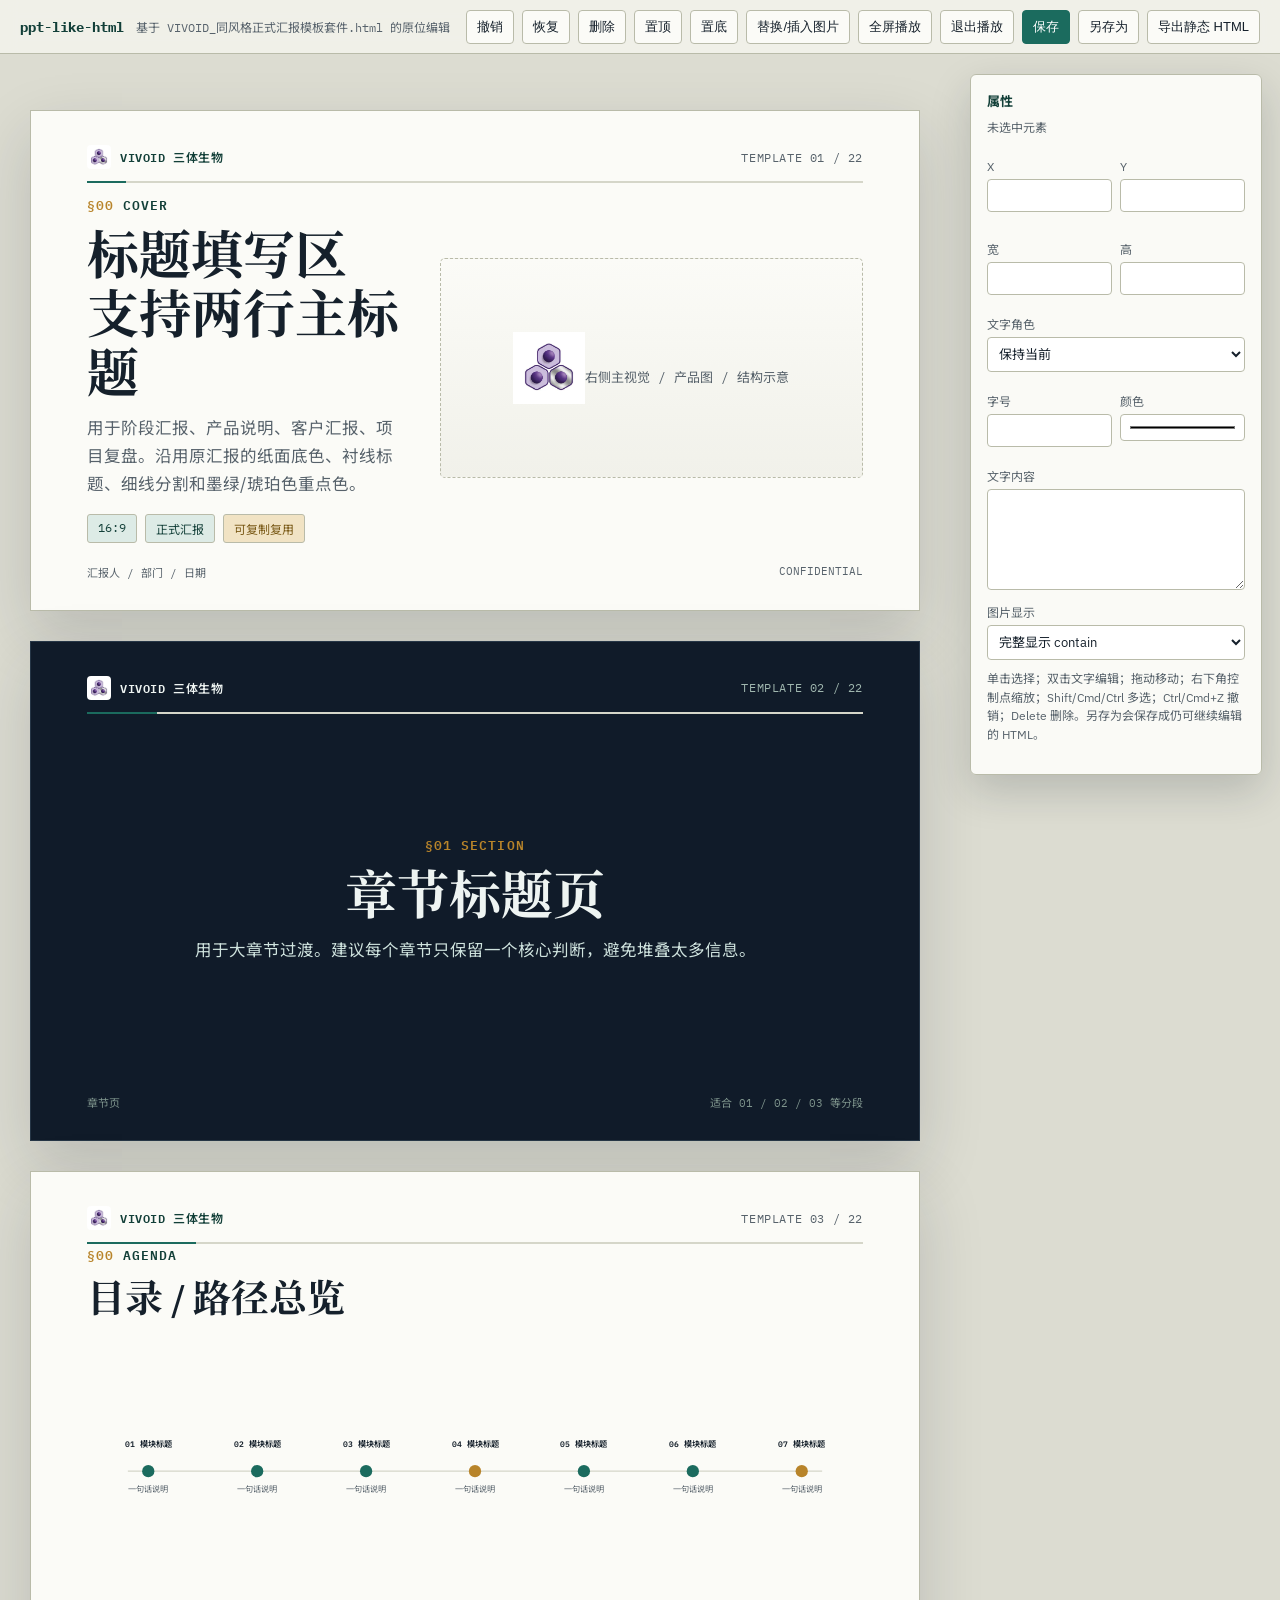
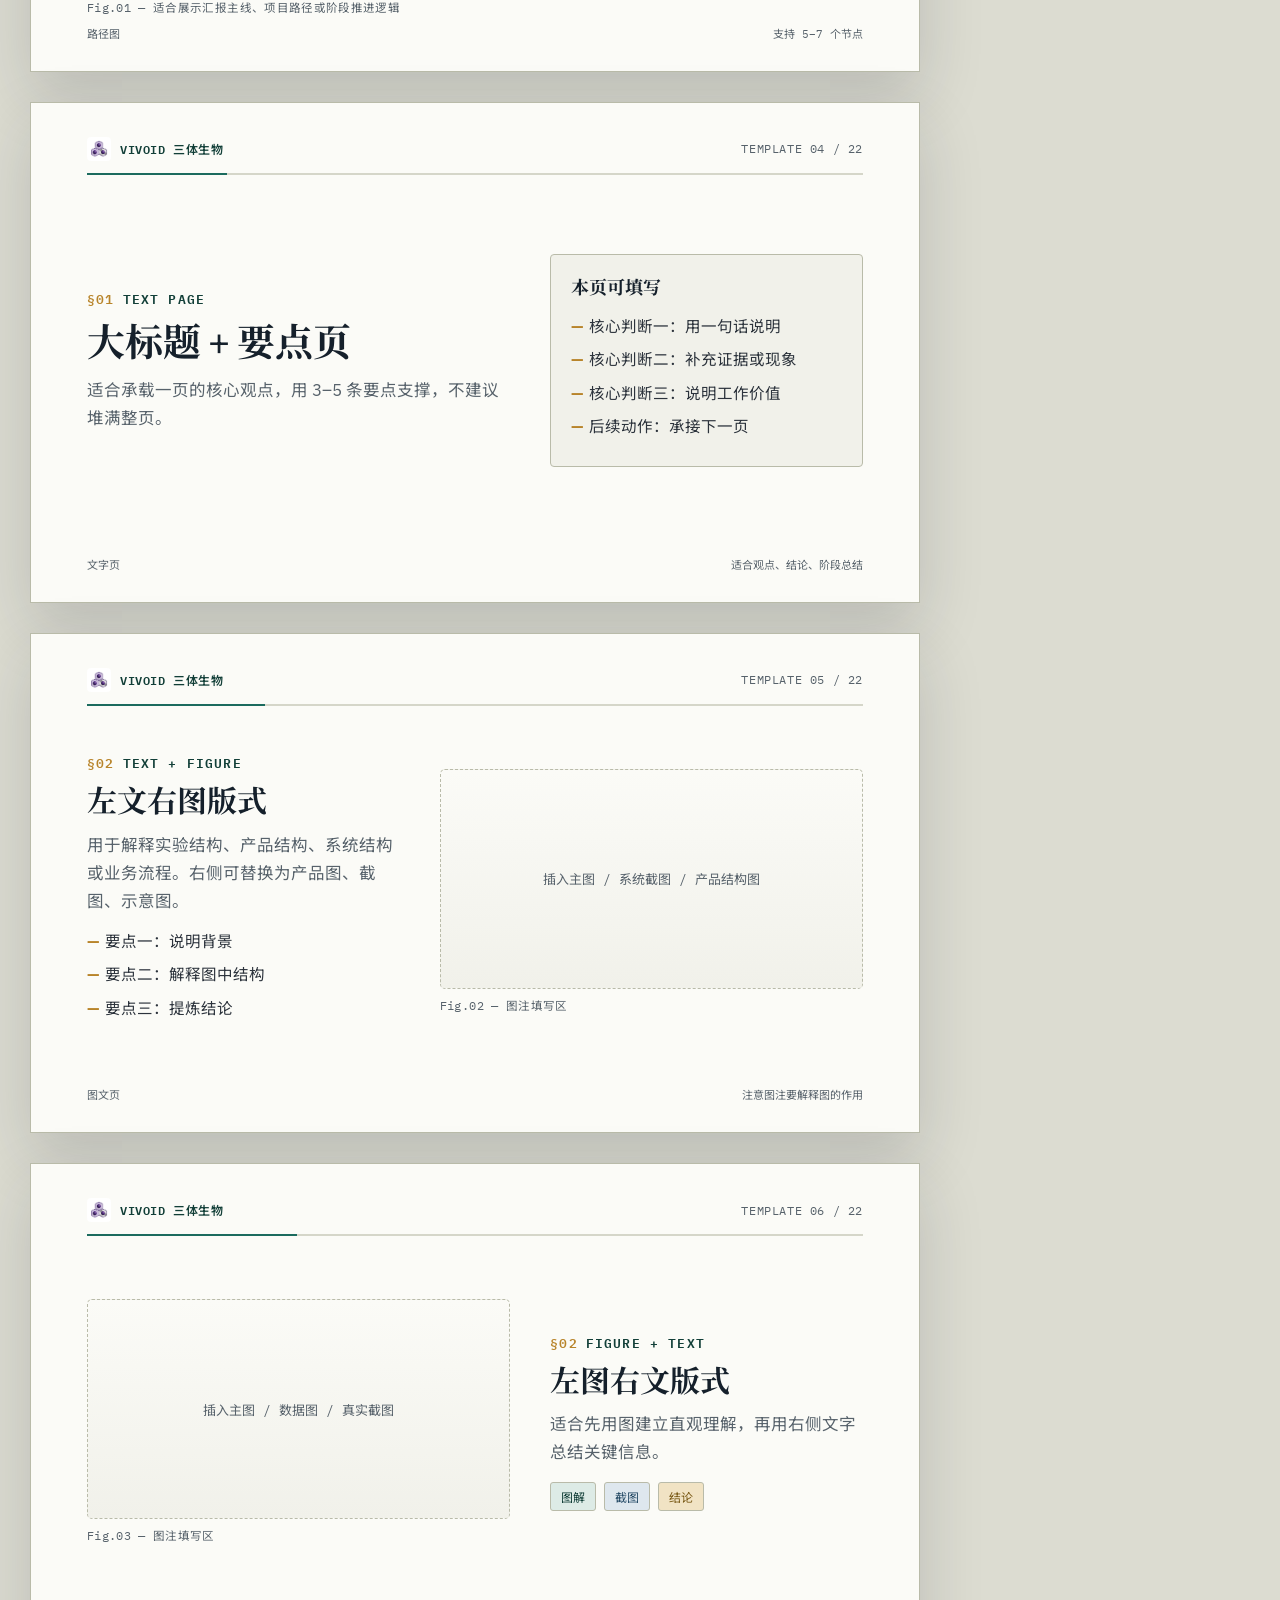
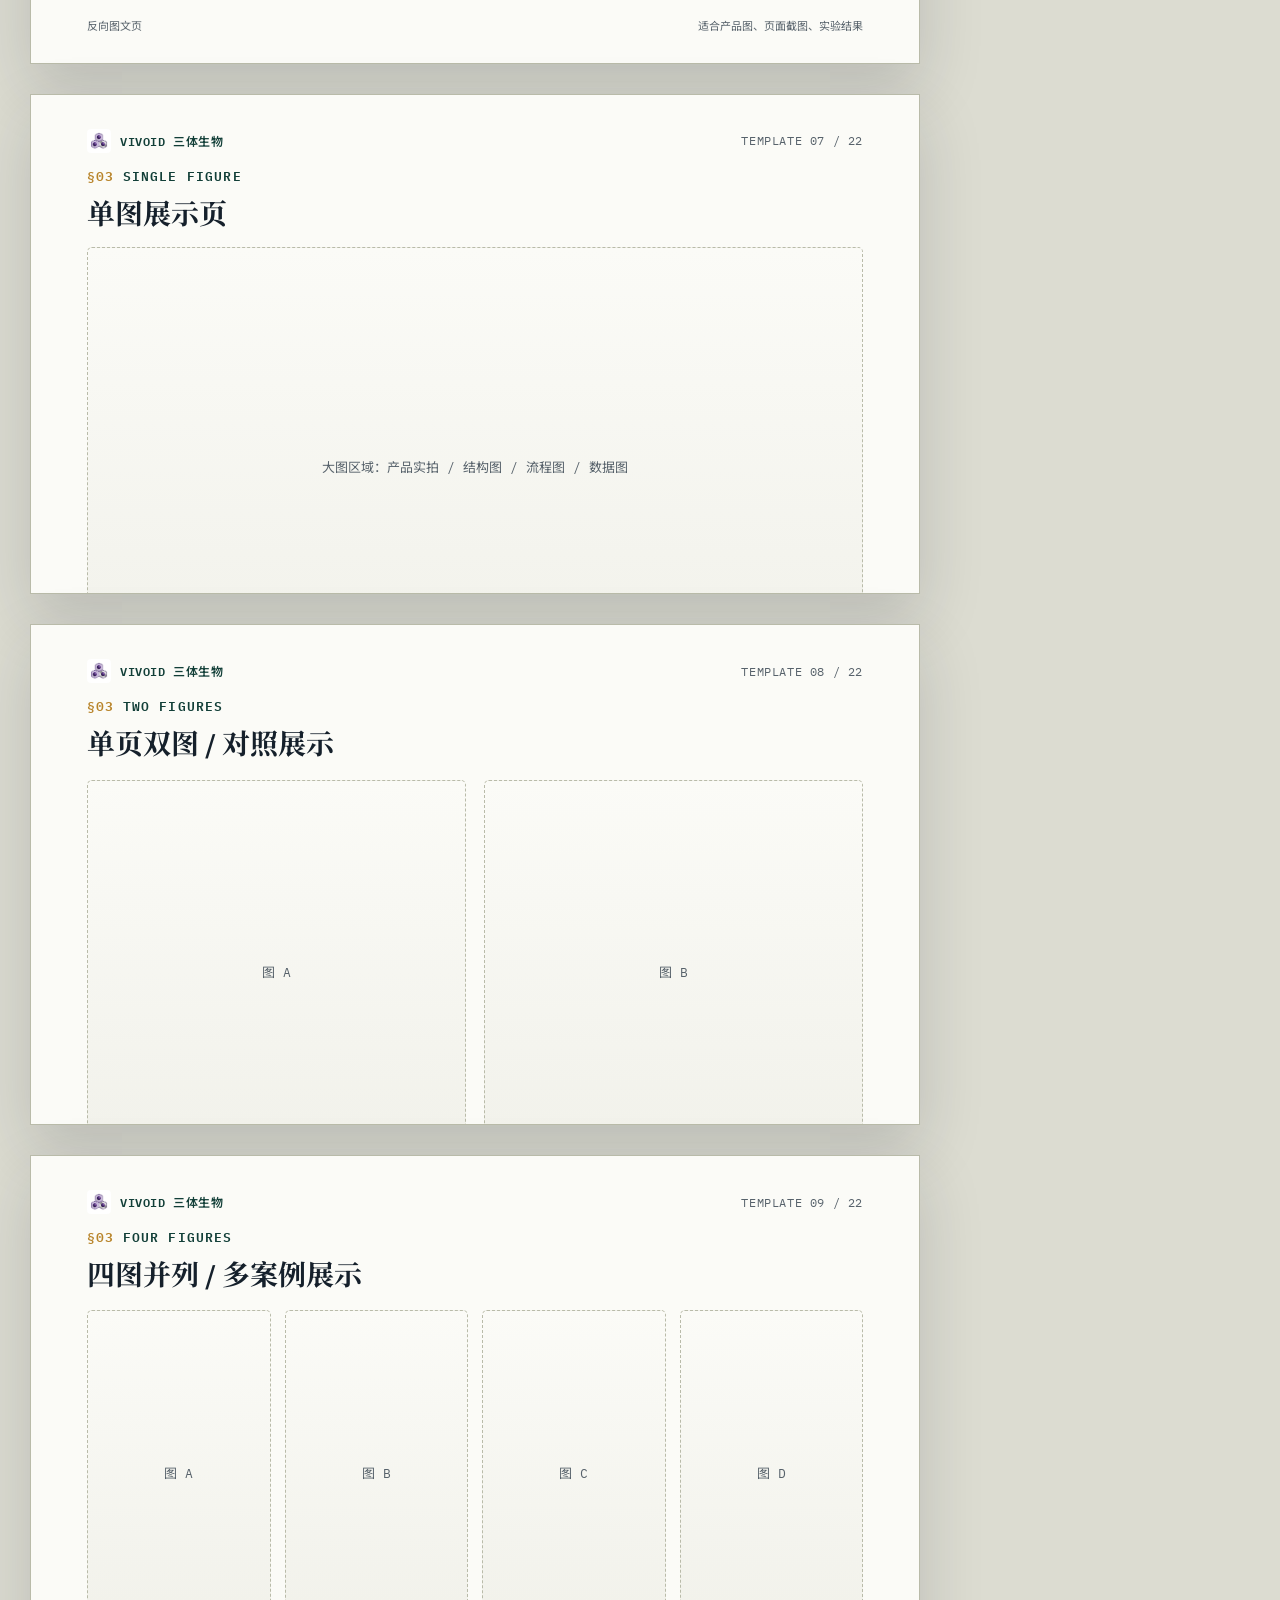
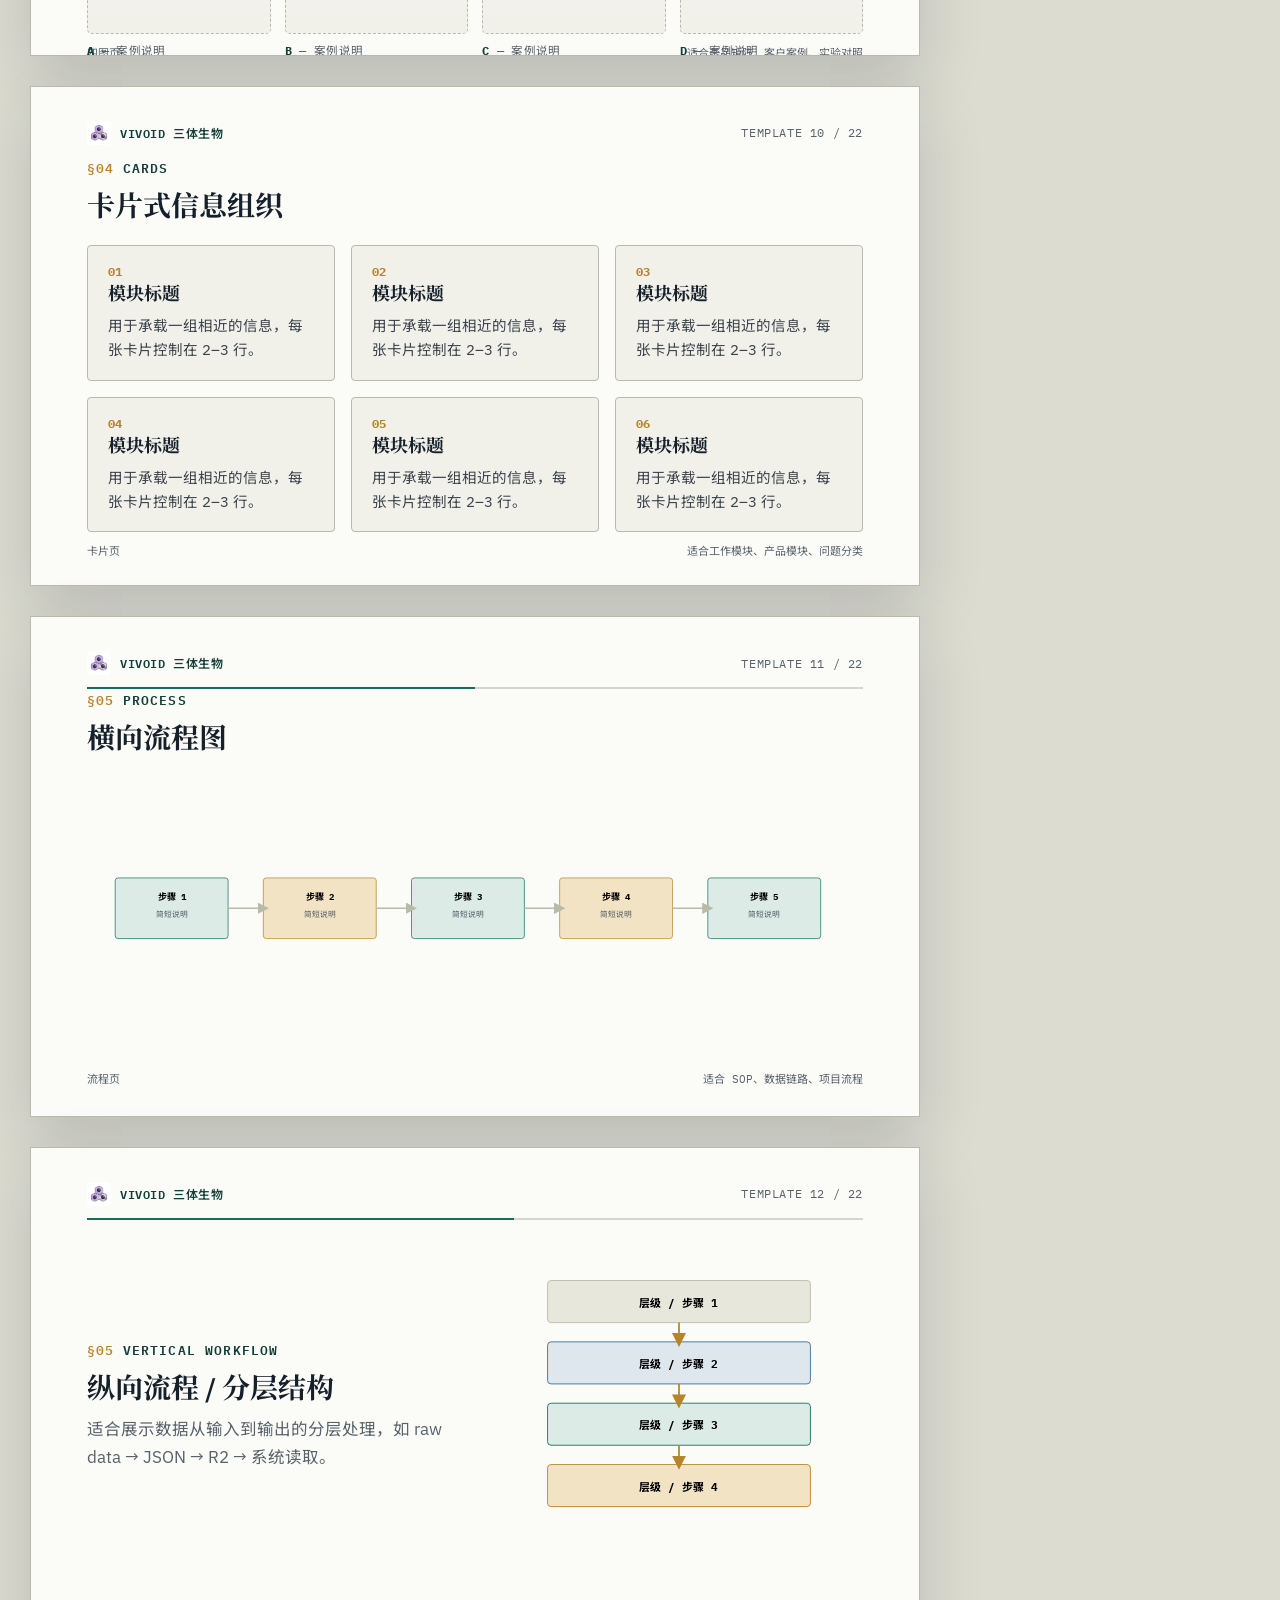
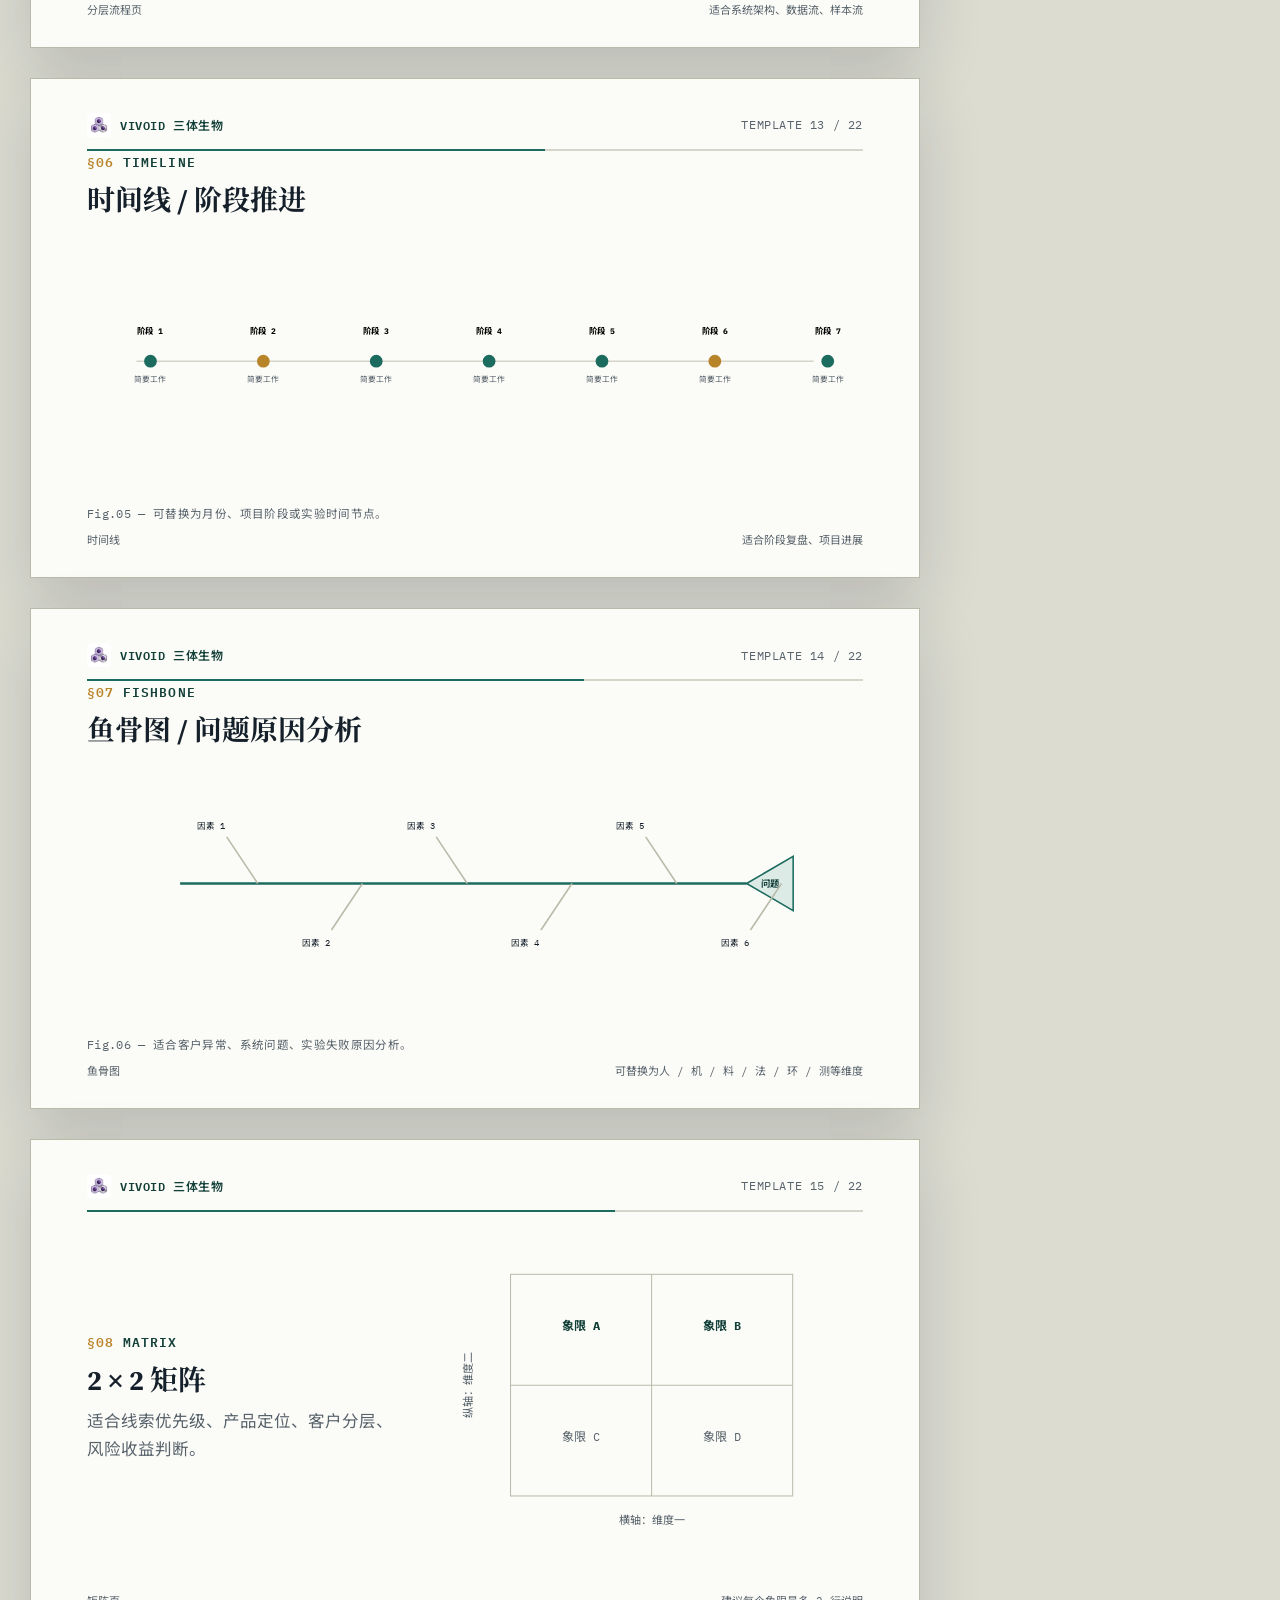
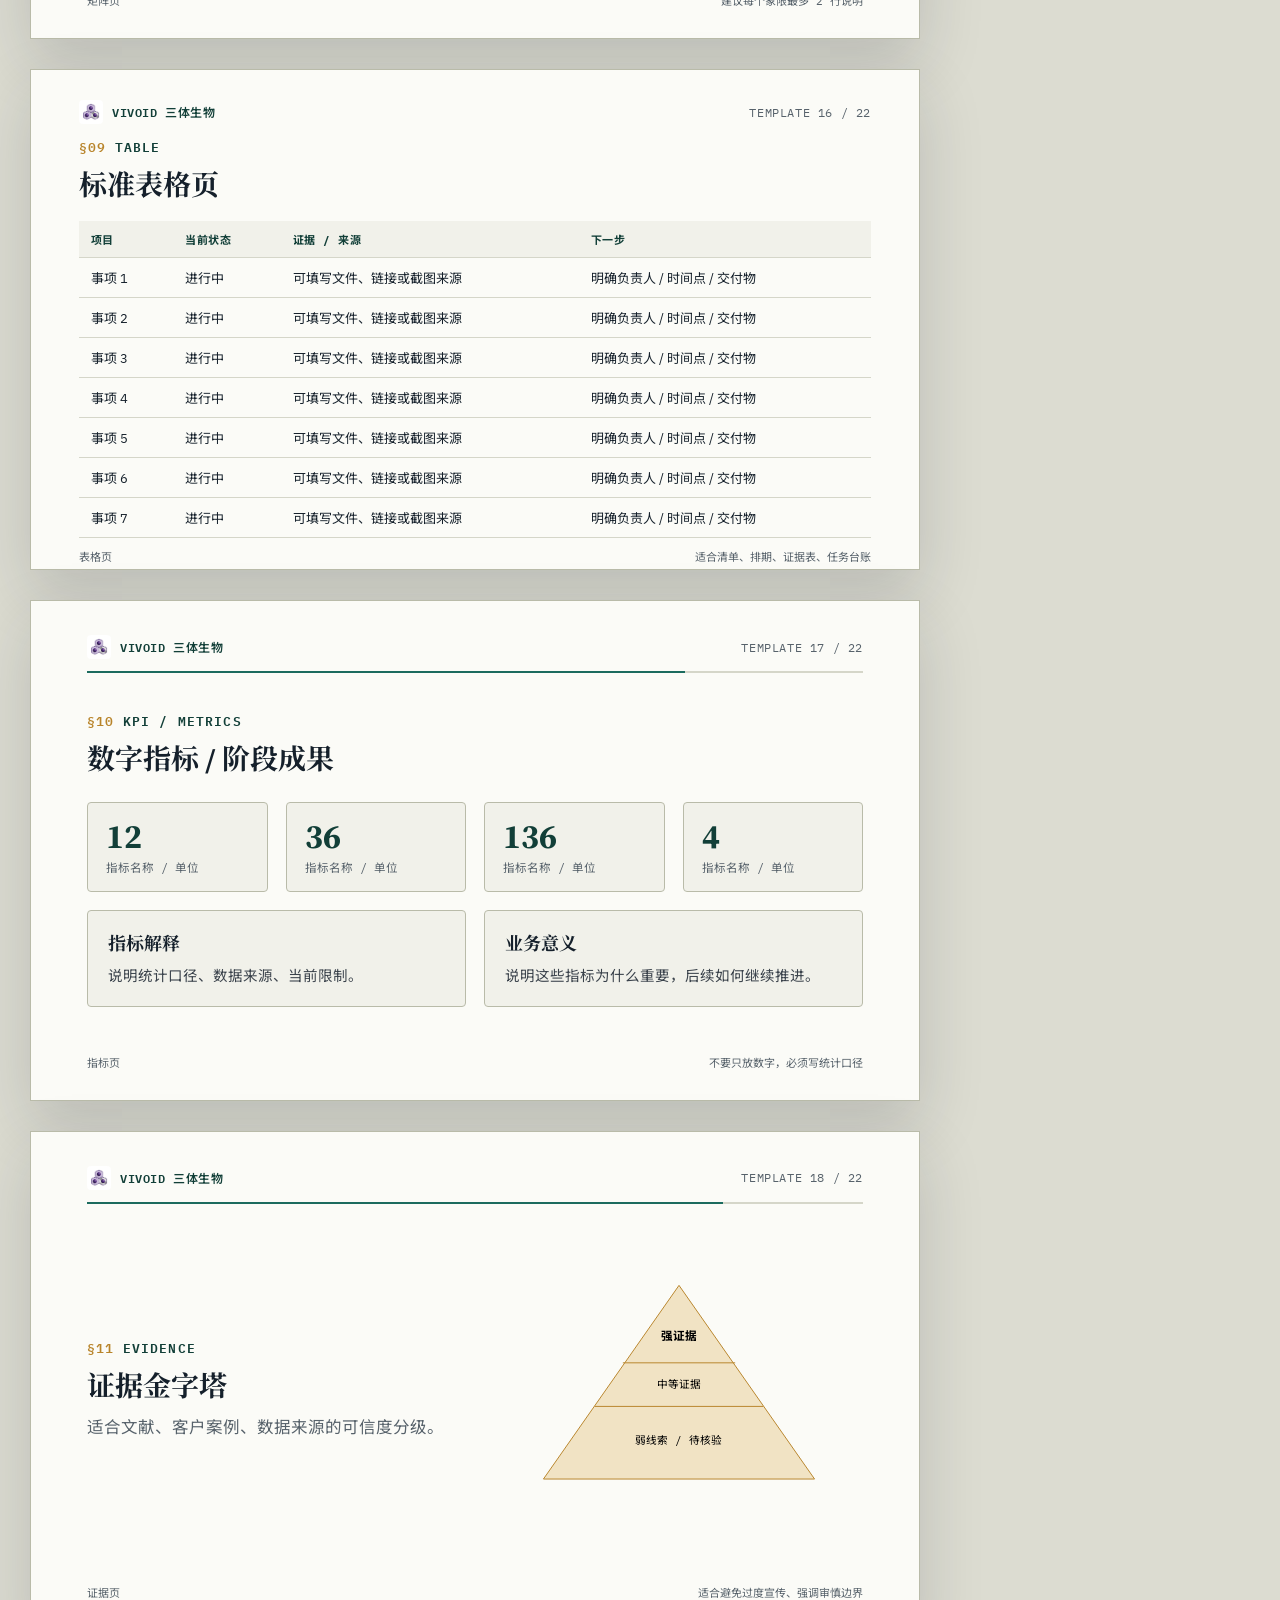
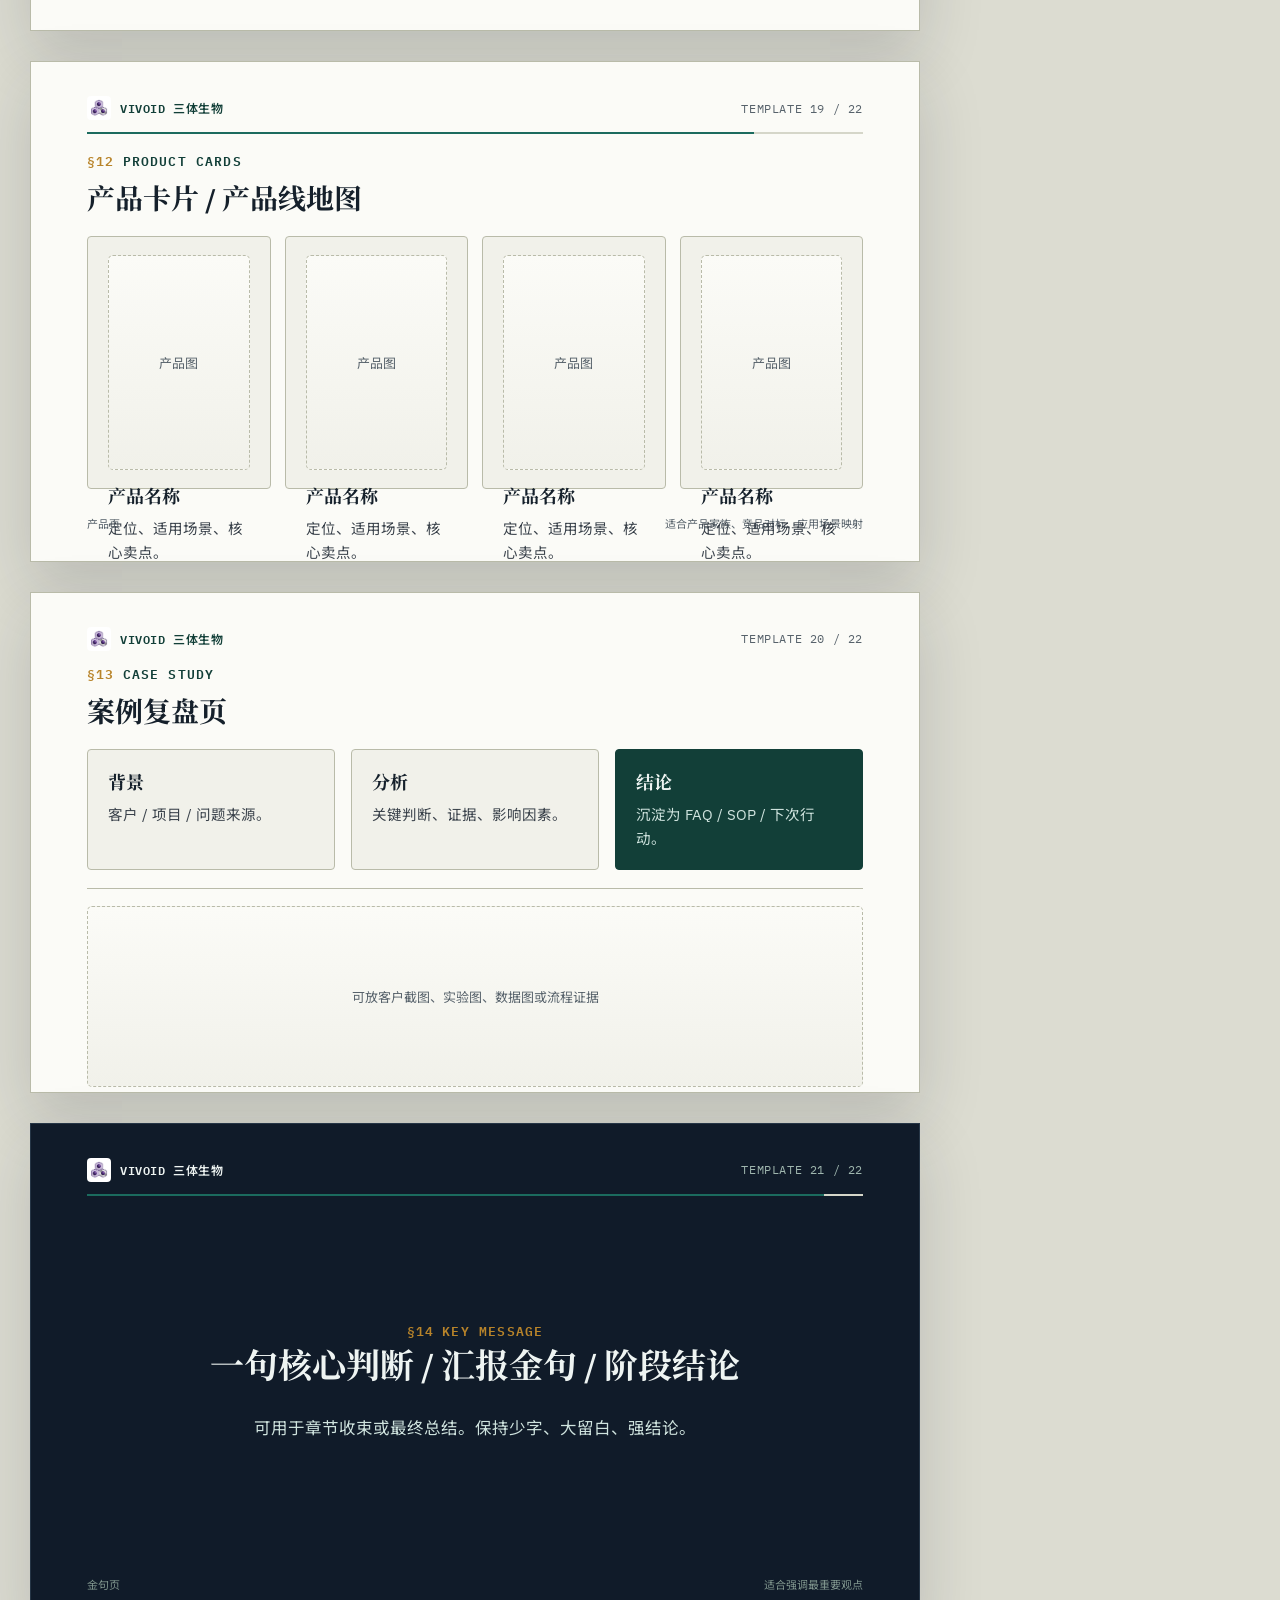
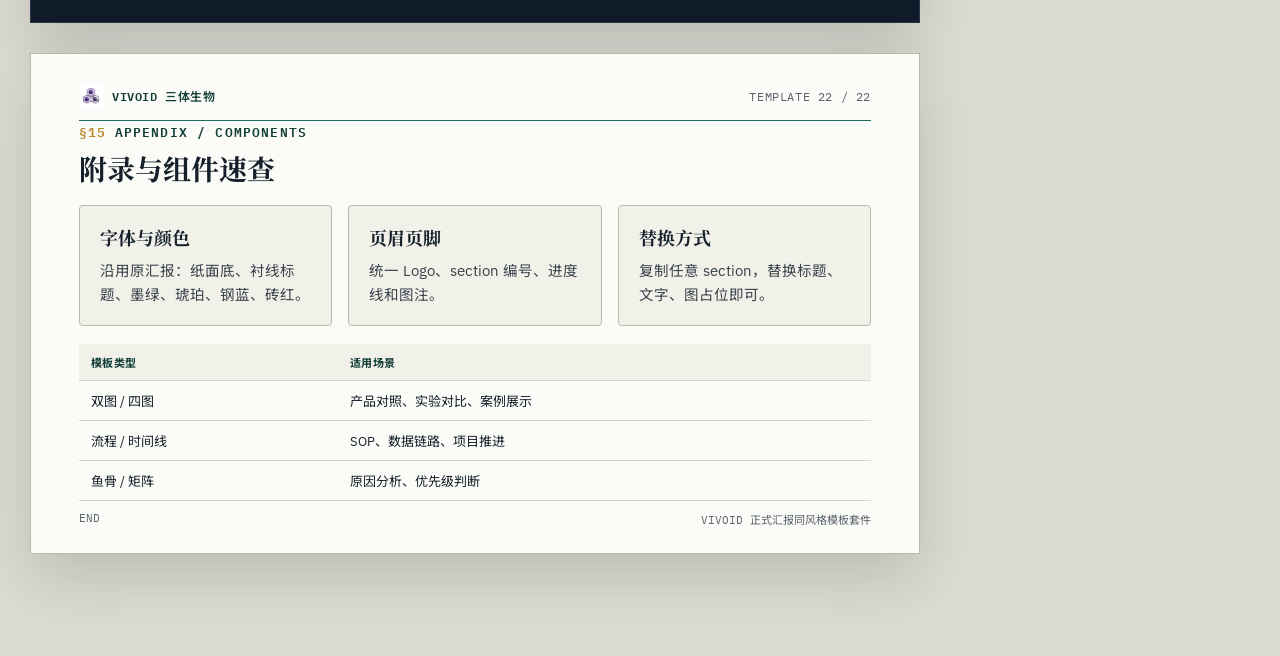
<file: index.html>
<!doctype html>
<html lang="zh-CN">
<head>
  <meta charset="utf-8" />
  <meta name="viewport" content="width=device-width, initial-scale=1" />
  <title>ppt-like-html · 模板原位编辑器</title>
  <link rel="stylesheet" href="src/template-editor.css" />
</head>
<body>
  <div id="editorChrome" class="editor-chrome">
    <div class="editor-bar">
      <div class="editor-brand">
        <strong>ppt-like-html</strong>
        <span>基于 VIVOID_同风格正式汇报模板套件.html 的原位编辑</span>
      </div>
      <div class="editor-actions">
        <button id="btnUndo">撤销</button>
        <button id="btnRedo">恢复</button>
        <button id="btnDelete">删除</button>
        <button id="btnBringFront">置顶</button>
        <button id="btnSendBack">置底</button>
        <button id="btnImage">替换/插入图片</button>
        <button id="btnPlay">全屏播放</button>
        <button id="btnExitPlay">退出播放</button>
        <button id="btnSave" class="primary">保存</button>
        <button id="btnSaveAs">另存为</button>
        <button id="btnExport">导出静态 HTML</button>
      </div>
    </div>
    <aside id="inspector" class="editor-inspector">
      <h3>属性</h3>
      <p id="selectionInfo">未选中元素</p>
      <div class="field-grid">
        <label>X<input id="propX" type="number"></label>
        <label>Y<input id="propY" type="number"></label>
        <label>宽<input id="propW" type="number"></label>
        <label>高<input id="propH" type="number"></label>
      </div>
      <label>文字角色
        <select id="propRole">
          <option value="keep">保持当前</option>
          <option value="title">标题</option>
          <option value="body">正文</option>
          <option value="caption">图注</option>
          <option value="tag">标签</option>
          <option value="header">页眉</option>
        </select>
      </label>
      <div class="field-grid">
        <label>字号<input id="propFontSize" type="number"></label>
        <label>颜色<input id="propColor" type="color"></label>
      </div>
      <label>文字内容<textarea id="propText" rows="5"></textarea></label>
      <label>图片显示
        <select id="propFit">
          <option value="contain">完整显示 contain</option>
          <option value="cover">裁剪填满 cover</option>
        </select>
      </label>
      <p class="hint">单击选择；双击文字编辑；拖动移动；右下角控制点缩放；Shift/Cmd/Ctrl 多选；Ctrl/Cmd+Z 撤销；Delete 删除。另存为会保存成仍可继续编辑的 HTML。</p>
    </aside>
  </div>

  <div id="templateMount" class="template-mount">
    <div class="loading">正在加载 VIVOID 同风格模板套件...</div>
  </div>

  <input id="imageInput" type="file" accept="image/*" hidden />
  <div id="selectionBox" class="editor-selection hidden"><span class="resize-handle"></span></div>
  <div id="toast" class="editor-toast hidden"></div>

  <script src="src/template-editor.js"></script>
</body>
</html>
</file>
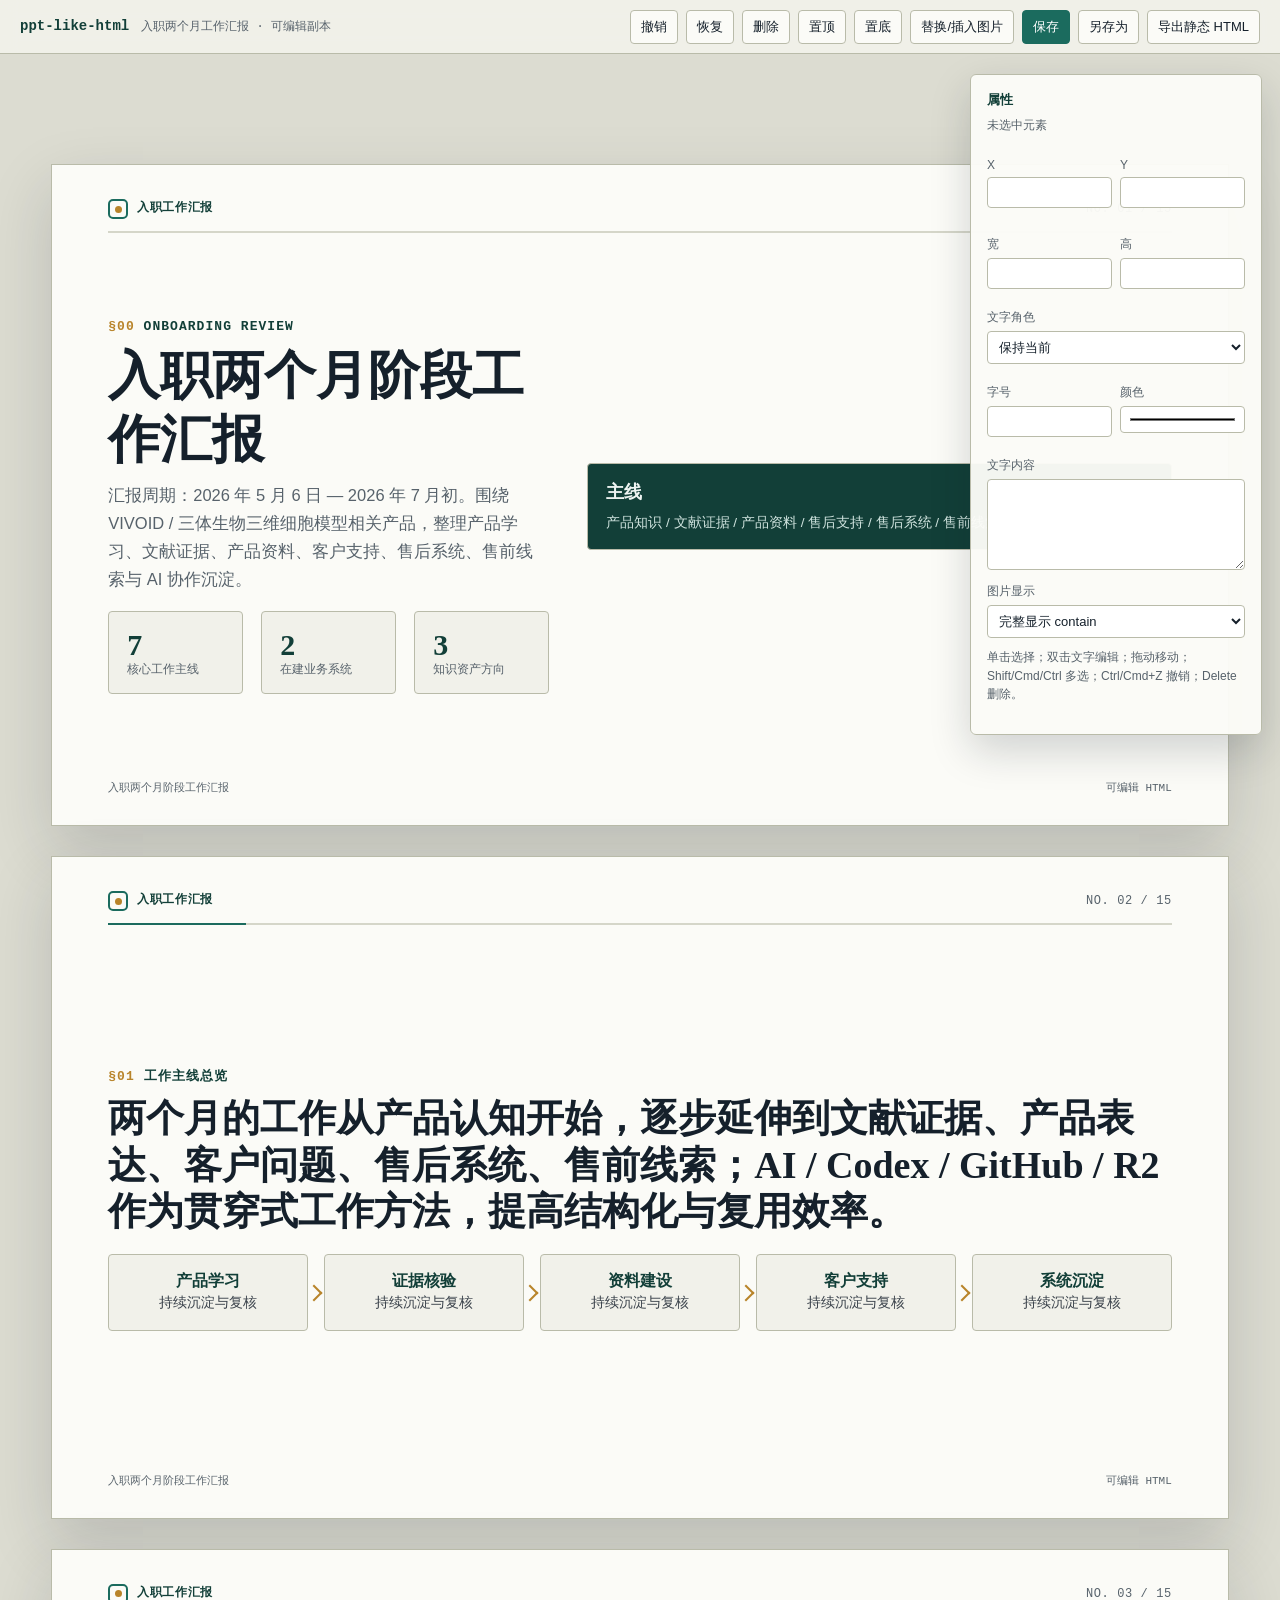
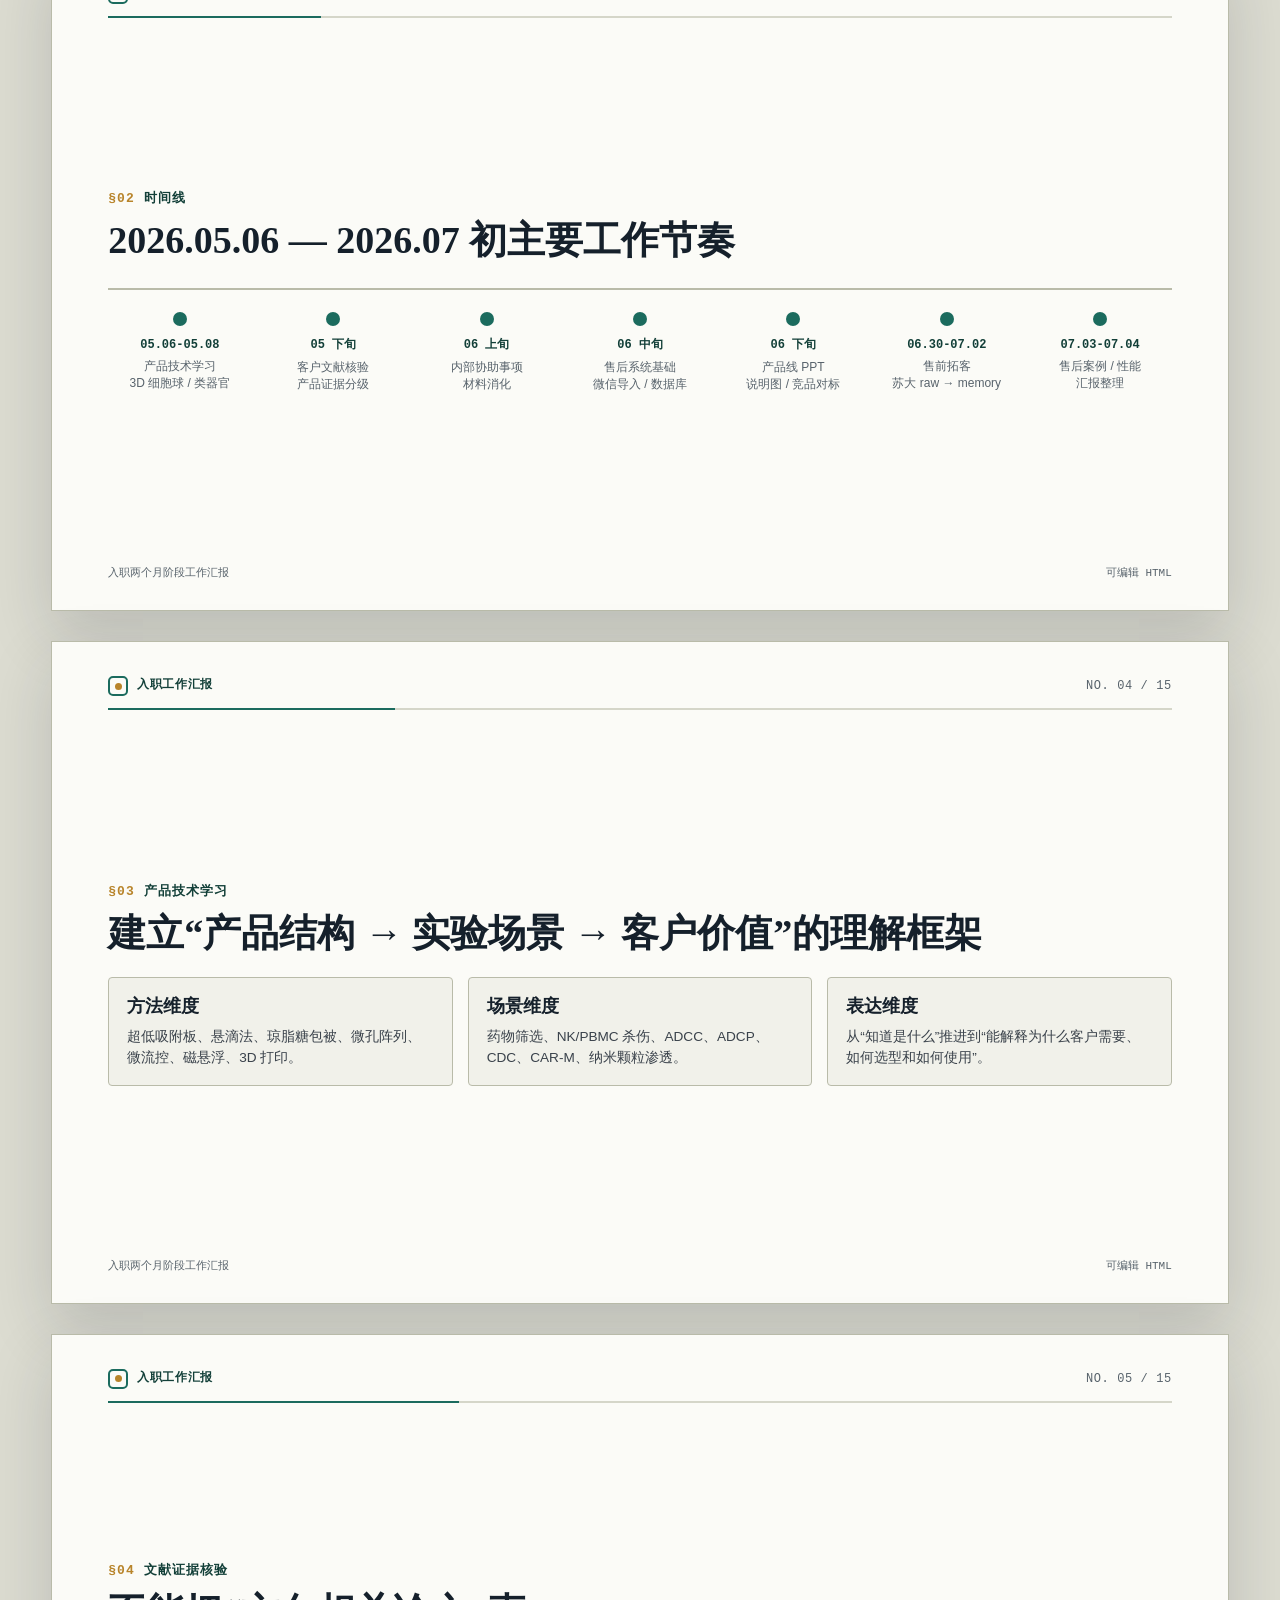
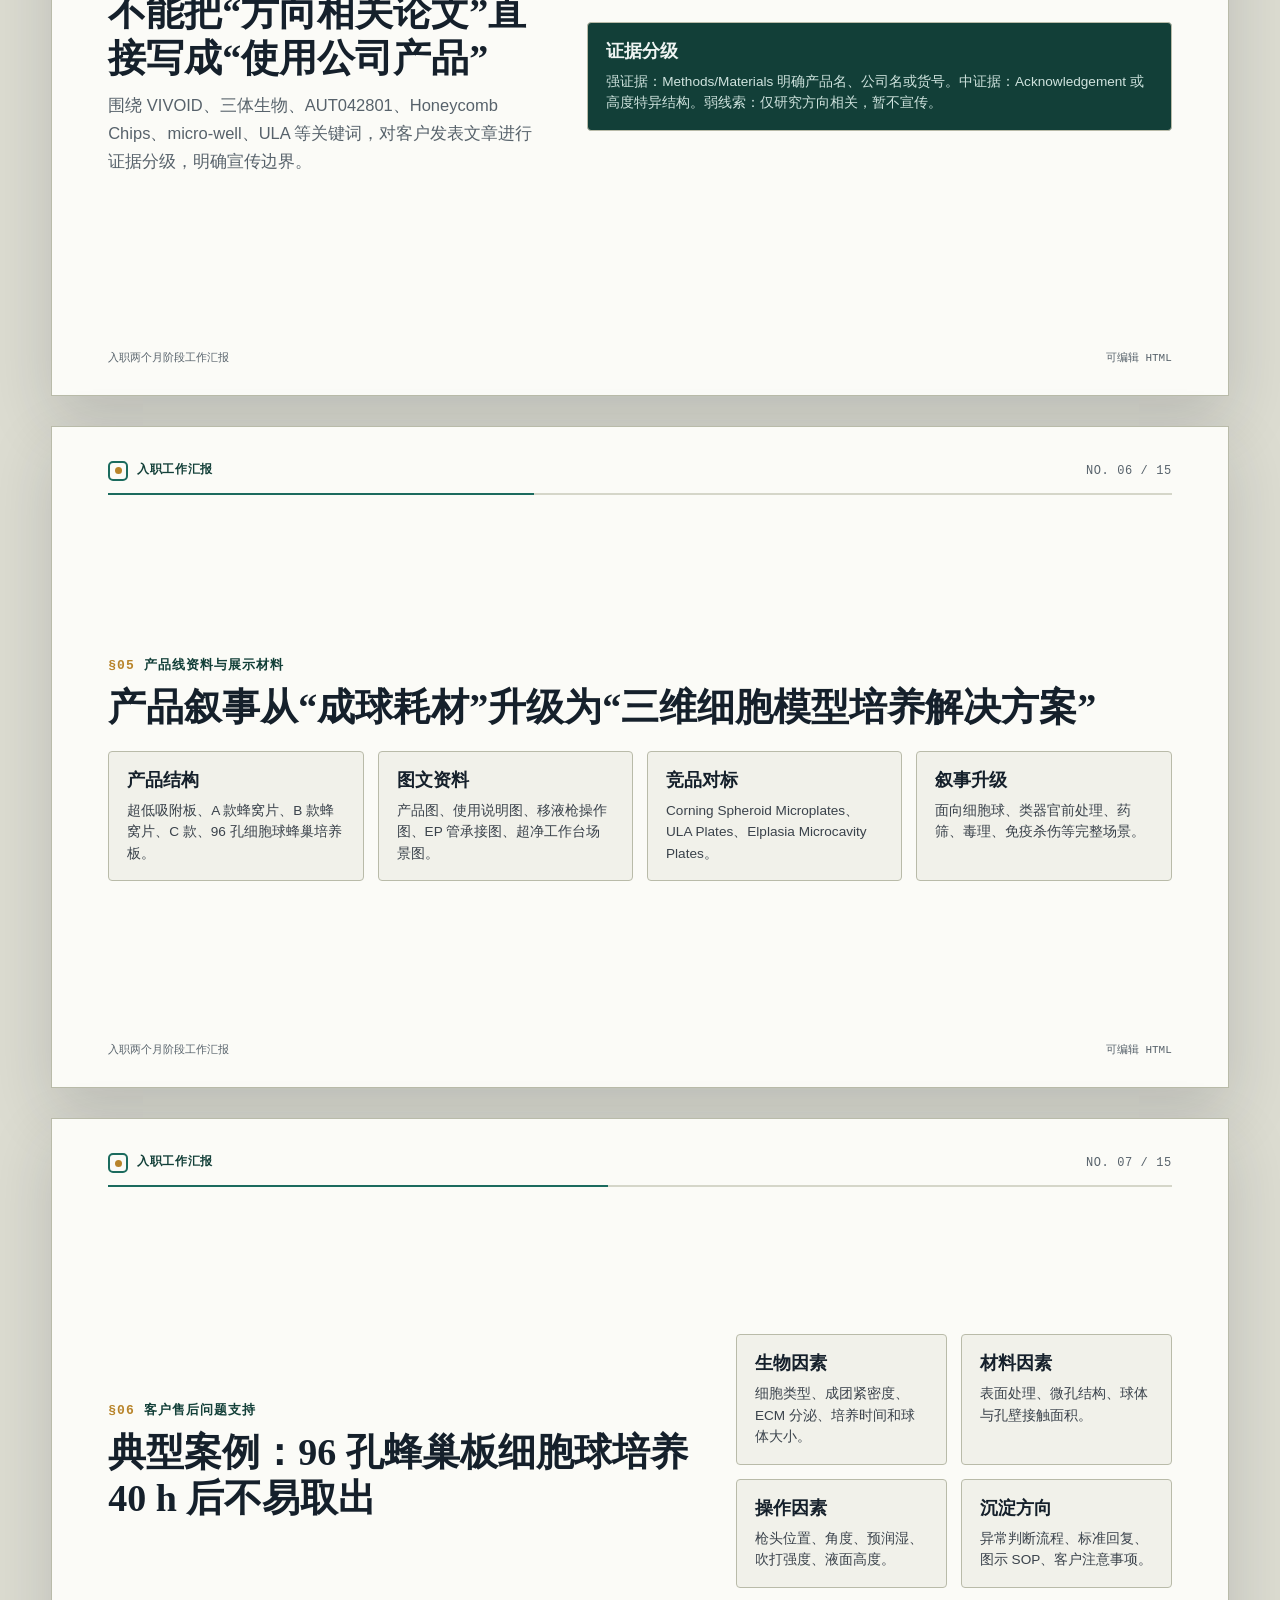
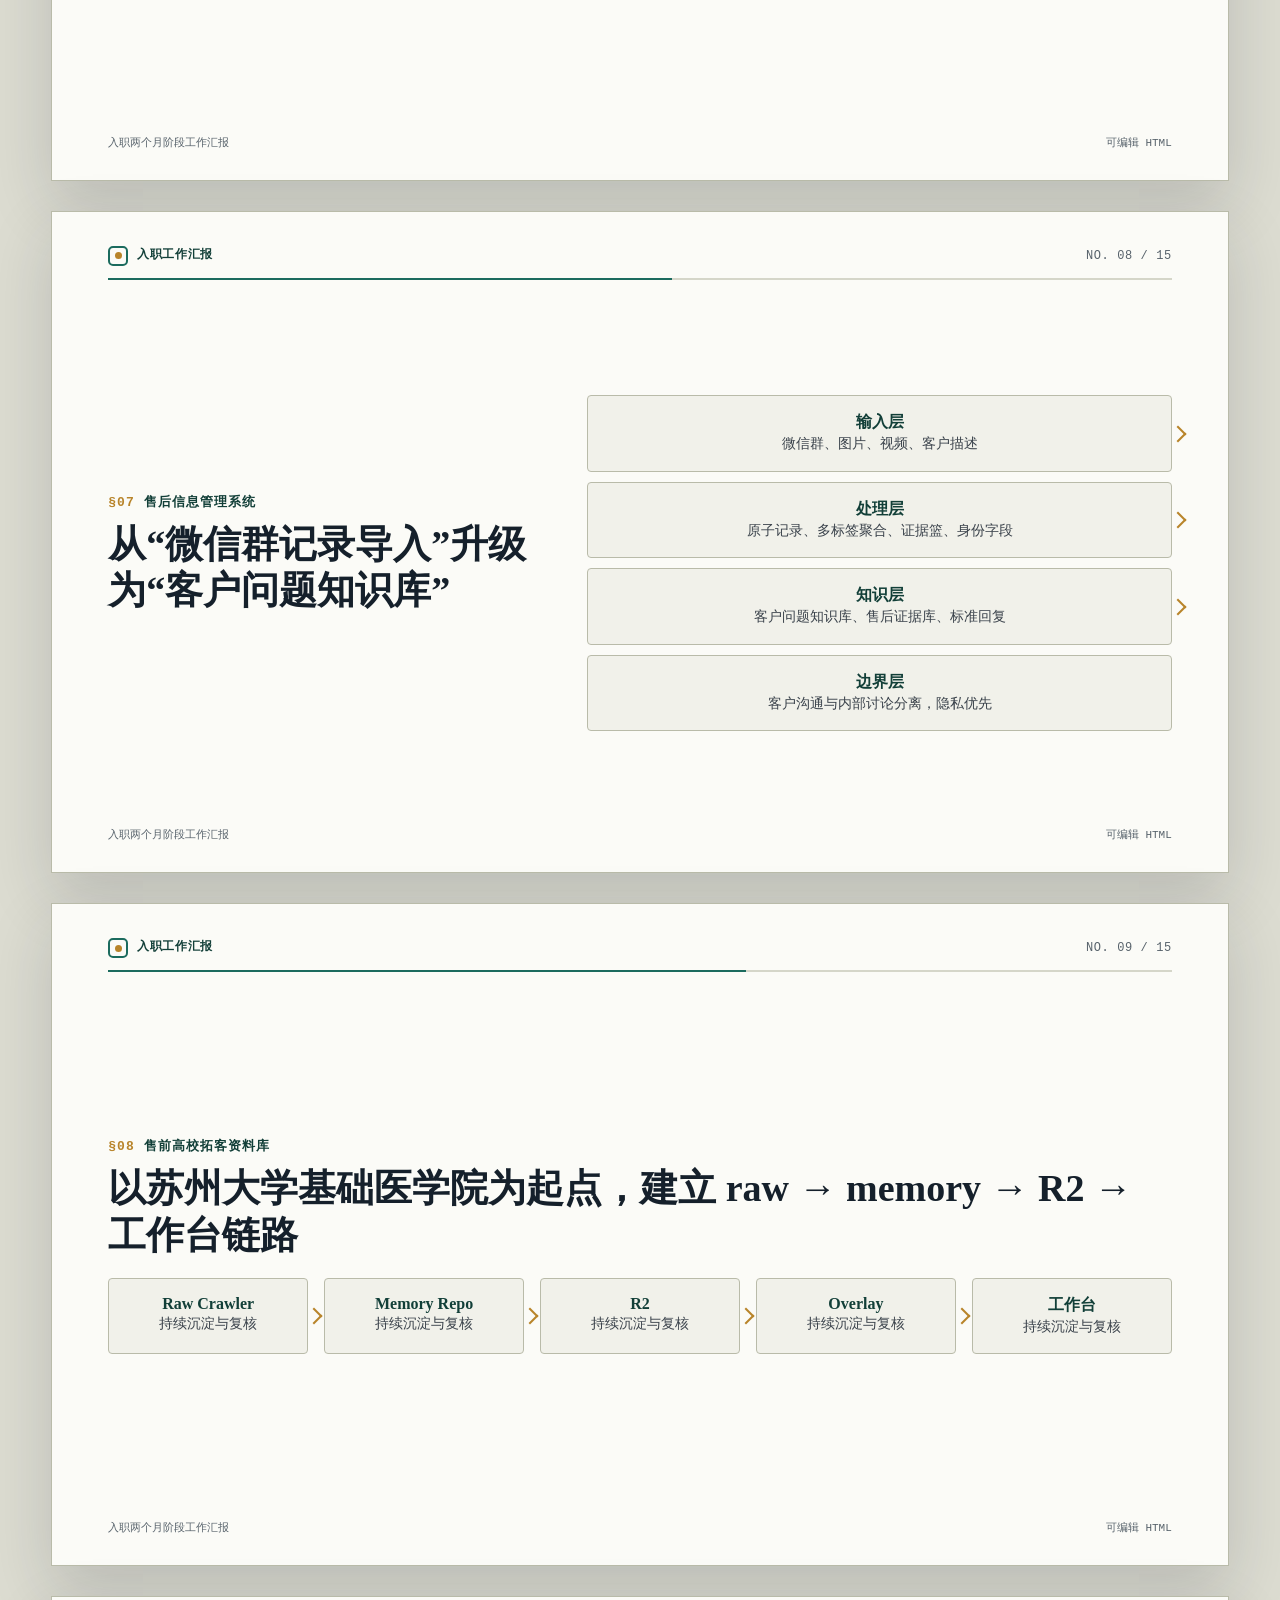
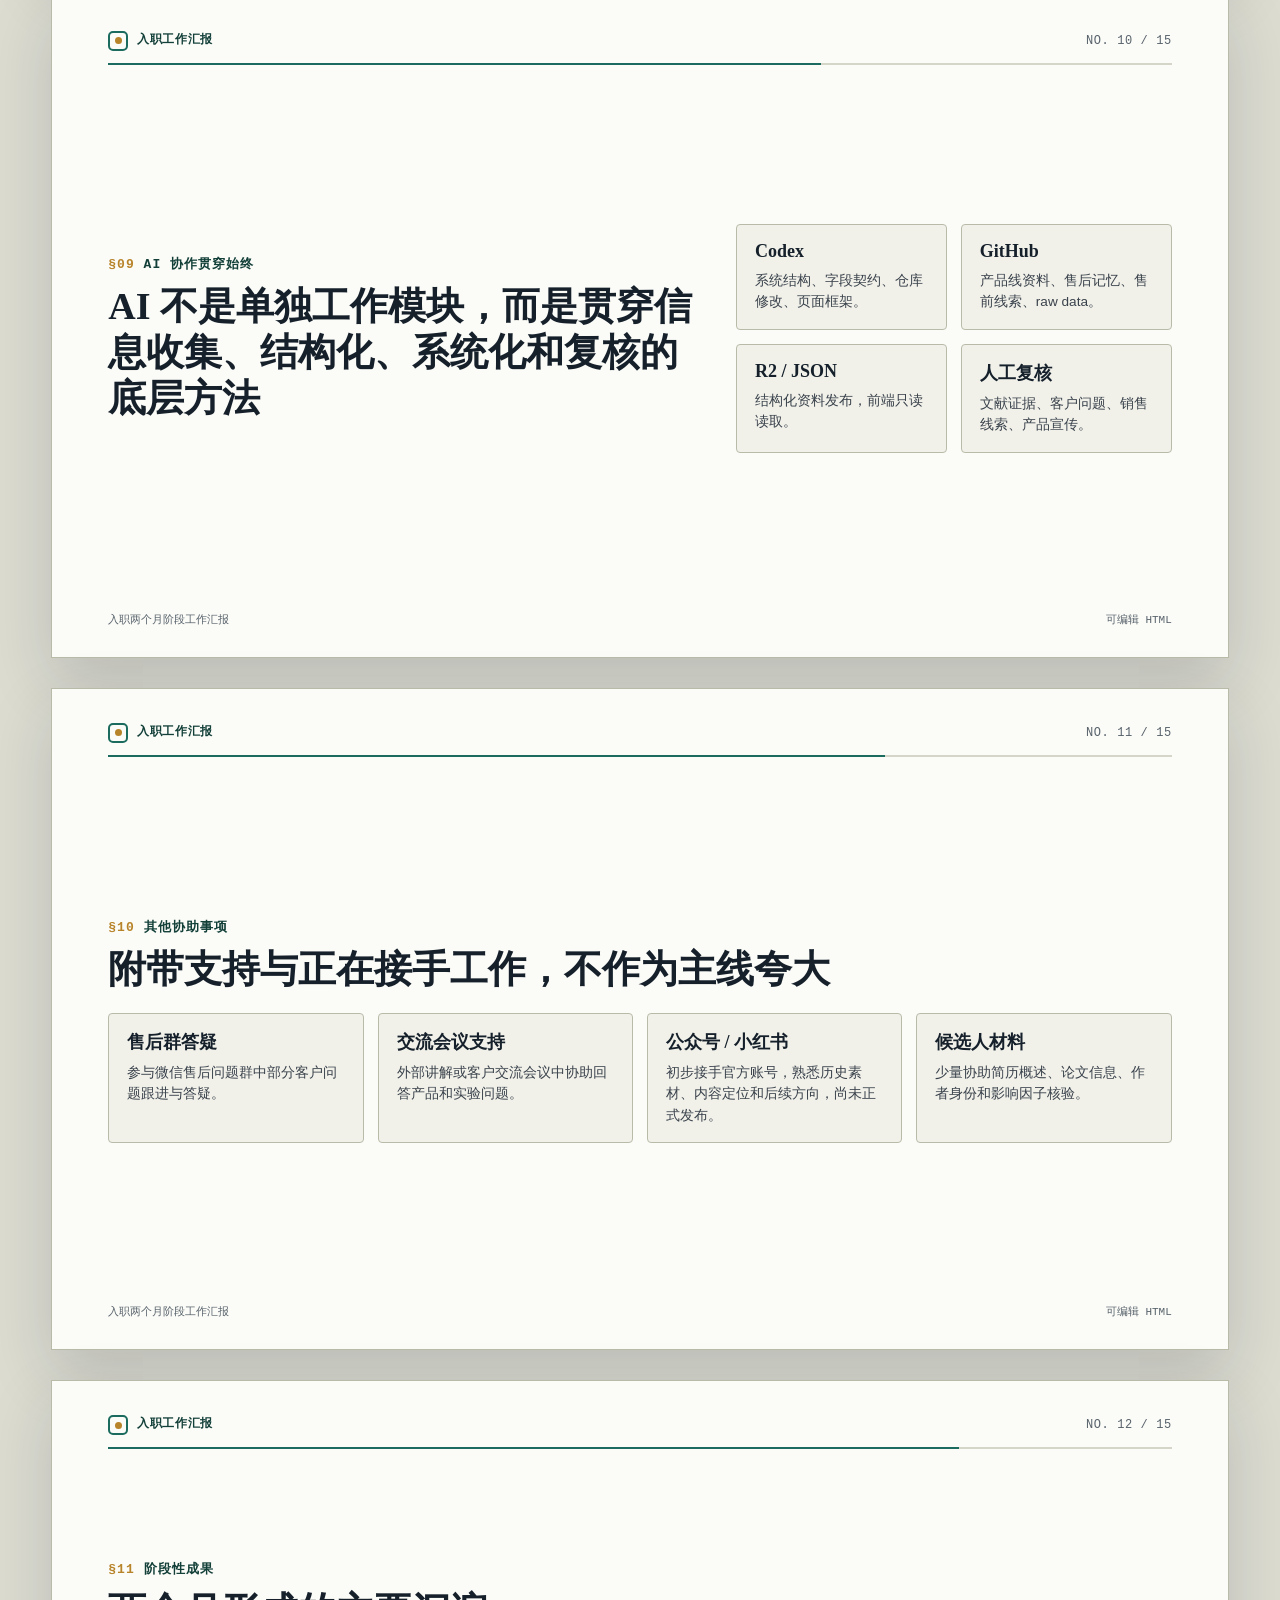
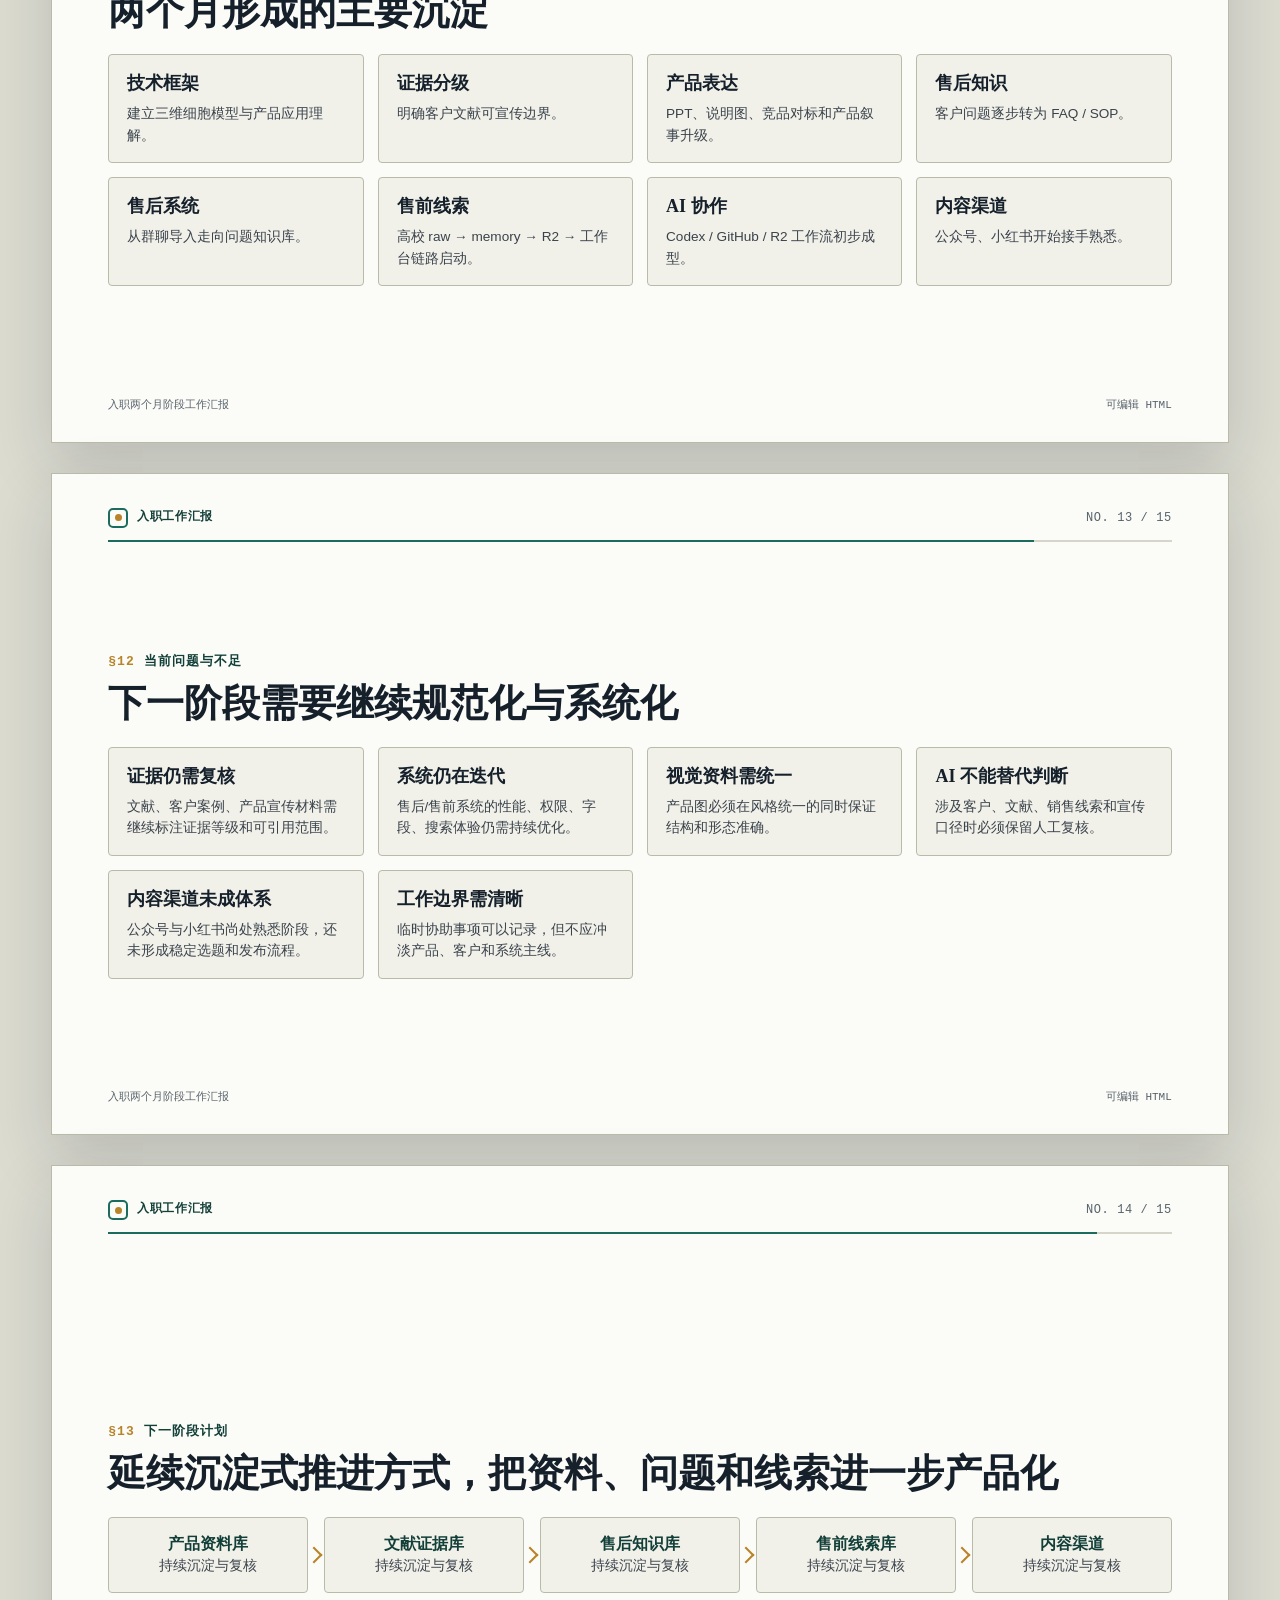
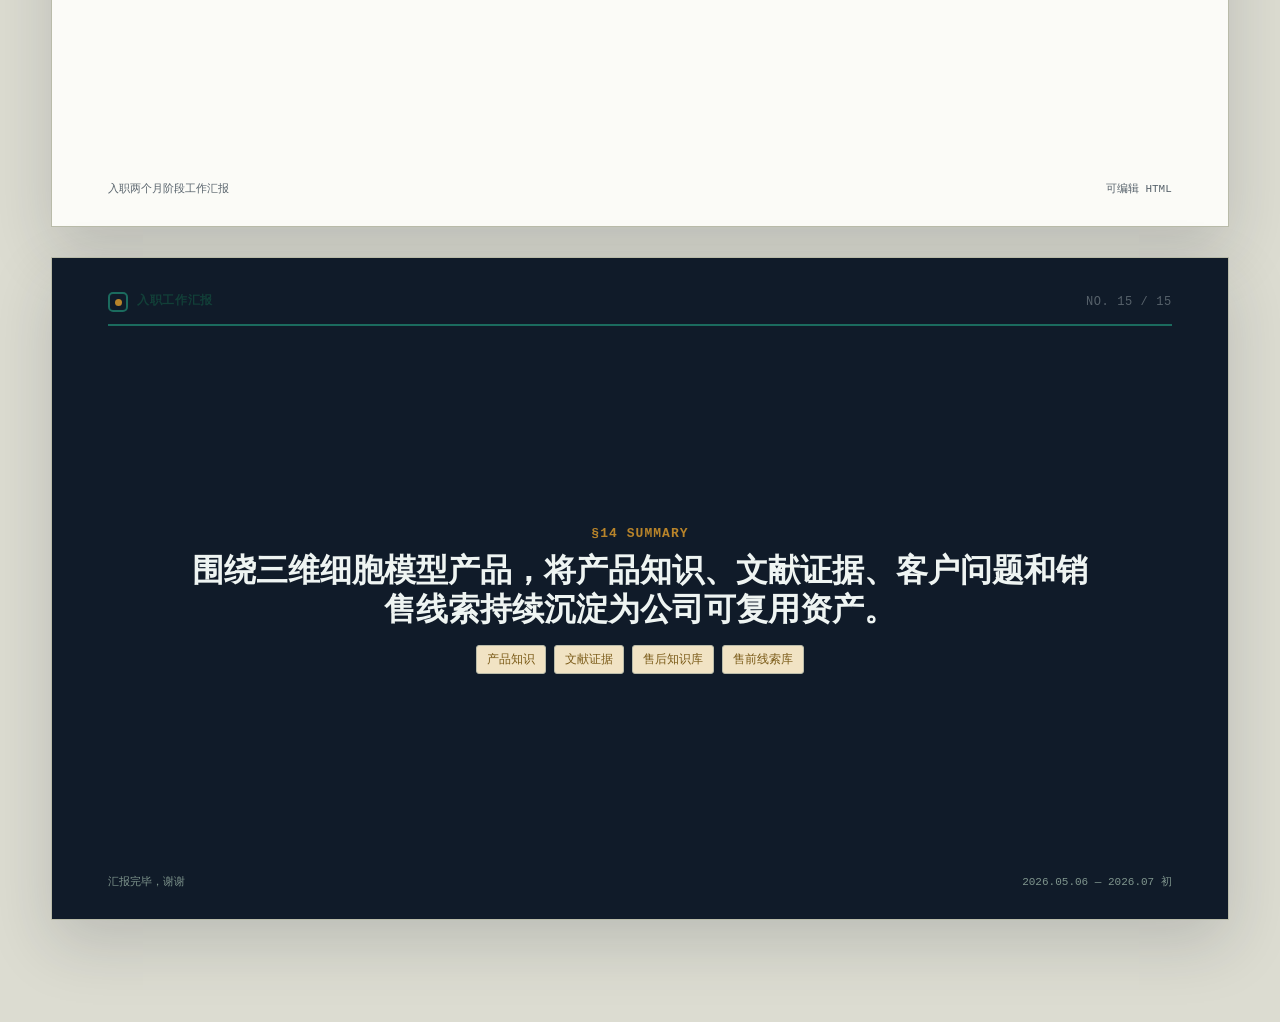
<file: 入职两个月工作汇报_可编辑.html>
<!doctype html><html lang="zh-CN"><head><meta charset="utf-8"><meta name="viewport" content="width=device-width,initial-scale=1"><title>入职两个月工作汇报·可编辑</title><style>:root{--paper:#F1F1EA;--panel:#FBFBF7;--ink:#15202B;--muted:#57626B;--line:#B9BBA9;--teal:#1B6B5E;--teal-deep:#123F38;--teal-soft:#DDEBE6;--amber:#B8842A;--amber-soft:#F1E3C4;--steel-soft:#DEE7EE;--brick:#9C4B3B;--brick-soft:#F0DCD5;--font-display:Georgia,"Noto Serif SC",serif;--font-body:"IBM Plex Sans","Noto Sans SC",Arial,sans-serif;--font-mono:"IBM Plex Mono",monospace}*{box-sizing:border-box}body{margin:0;background:#dcdcd1;color:var(--ink);font-family:var(--font-body)}.deck{padding:80px 0 72px}.slide{width:min(1280px,92vw);aspect-ratio:16/9;margin:30px auto;background:var(--panel);border:1px solid var(--line);box-shadow:0 24px 60px rgba(16,27,41,.16);overflow:hidden;position:relative;padding:34px 56px 30px;display:flex;flex-direction:column}.hdr{display:flex;align-items:center;justify-content:space-between;font-family:var(--font-mono);font-size:12px;color:var(--muted);letter-spacing:.05em}.mark{display:flex;gap:9px;color:var(--teal-deep);font-weight:600}.badge{width:20px;height:20px;border:2px solid var(--teal);border-radius:5px;display:inline-flex;align-items:center;justify-content:center}.badge:after{content:"";width:7px;height:7px;border-radius:50%;background:var(--amber)}.progress{height:2px;background:#D5D6C9;margin:12px 0 0}.progress span{display:block;height:2px;background:var(--teal)}.body-area{flex:1;display:flex;flex-direction:column;justify-content:center}.eyebrow{font-family:var(--font-mono);font-size:13px;letter-spacing:.08em;color:var(--teal-deep);font-weight:700}.eyebrow b{color:var(--amber)}.headline{font-family:var(--font-display);font-size:38px;line-height:1.22;margin:10px 0 0}.headline.big{font-size:52px}.lede{font-size:16.5px;line-height:1.7;color:var(--muted);margin-top:10px;max-width:820px}.cols{display:grid;grid-template-columns:1fr 1fr;gap:38px;align-items:center}.wide{grid-template-columns:1.15fr .85fr}.narrow{grid-template-columns:.86fr 1.14fr}.grid3{display:grid;grid-template-columns:repeat(3,1fr);gap:15px}.grid4{display:grid;grid-template-columns:repeat(4,1fr);gap:14px}.panel,.cell,.step,.kpi{border:1px solid var(--line);background:var(--paper);border-radius:4px;padding:16px 18px}.panel h4,.cell h4{font-family:var(--font-display);font-size:18px;margin:0 0 8px}.panel p,.cell p,.step p{font-size:13.6px;line-height:1.58;color:#3a424b;margin:0}.deep{background:var(--teal-deep);color:#eef4f2}.deep p{color:#cfe3de}.taglist{display:flex;flex-wrap:wrap;gap:8px;margin-top:16px}.tag{font-family:var(--font-mono);font-size:12px;padding:5px 10px;border:1px solid var(--line);border-radius:3px;color:var(--teal-deep);background:var(--teal-soft)}.tag.amber{background:var(--amber-soft);color:#7a5a17}.tag.steel{background:var(--steel-soft);color:#284d68}.flow{display:grid;grid-template-columns:repeat(5,1fr);gap:16px;margin-top:20px}.step{text-align:center;position:relative}.step:not(:last-child):after{content:"";position:absolute;right:-13px;top:50%;width:10px;height:10px;border-top:2px solid var(--amber);border-right:2px solid var(--amber);transform:translateY(-50%) rotate(45deg)}.step b{font-family:var(--font-display);color:var(--teal-deep)}.matrix{display:grid;grid-template-columns:1fr 1fr;gap:14px}.warn{border-color:var(--brick);background:var(--brick-soft)}.warn h4{color:#6e2f22}.kpi-row{display:grid;grid-template-columns:repeat(3,1fr);gap:18px;margin-top:18px}.kpi .n{font-family:var(--font-display);font-size:30px;font-weight:700;color:var(--teal-deep)}.kpi .l{font-family:var(--font-mono);font-size:11.5px;color:var(--muted)}.timeline{display:grid;grid-template-columns:repeat(7,1fr);gap:10px;margin-top:24px;border-top:2px solid var(--line);padding-top:22px}.tnode{text-align:center}.tnode:before{content:"";display:block;margin:0 auto 8px;width:14px;height:14px;border-radius:50%;background:var(--teal)}.tnode strong{font-family:var(--font-mono);font-size:12px;color:var(--teal-deep)}.tnode span{display:block;font-size:12px;color:var(--muted);line-height:1.45;margin-top:6px}.footer-note{display:flex;justify-content:space-between;font-family:var(--font-mono);font-size:11px;color:var(--muted);margin-top:auto}.dark{background:#101B29;color:#EEF4F2}.dark .headline{color:#EEF4F2}.dark .lede{color:#cfe3de}.dark .footer-note{color:#7f958d}@media(max-width:900px){.cols,.wide,.narrow,.grid3,.grid4,.flow,.matrix,.timeline{grid-template-columns:1fr}.headline.big{font-size:42px}}</style><link rel="stylesheet" href="src/template-editor.css"></head><body><div id="editorChrome" class="editor-chrome"><div class="editor-bar"><div class="editor-brand"><strong>ppt-like-html</strong><span>入职两个月工作汇报 · 可编辑副本</span></div><div class="editor-actions"><button id="btnUndo">撤销</button><button id="btnRedo">恢复</button><button id="btnDelete">删除</button><button id="btnBringFront">置顶</button><button id="btnSendBack">置底</button><button id="btnImage">替换/插入图片</button><button id="btnSave" class="primary">保存</button><button id="btnSaveAs">另存为</button><button id="btnExport">导出静态 HTML</button></div></div><aside id="inspector" class="editor-inspector"><h3>属性</h3><p id="selectionInfo">未选中元素</p><div class="field-grid"><label>X<input id="propX" type="number"></label><label>Y<input id="propY" type="number"></label><label>宽<input id="propW" type="number"></label><label>高<input id="propH" type="number"></label></div><label>文字角色<select id="propRole"><option value="keep">保持当前</option><option value="title">标题</option><option value="body">正文</option><option value="caption">图注</option><option value="tag">标签</option><option value="header">页眉</option></select></label><div class="field-grid"><label>字号<input id="propFontSize" type="number"></label><label>颜色<input id="propColor" type="color"></label></div><label>文字内容<textarea id="propText" rows="5"></textarea></label><label>图片显示<select id="propFit"><option value="contain">完整显示 contain</option><option value="cover">裁剪填满 cover</option></select></label><p class="hint">单击选择；双击文字编辑；拖动移动；Shift/Cmd/Ctrl 多选；Ctrl/Cmd+Z 撤销；Delete 删除。</p></aside></div><div id="templateMount" class="template-mount"><main class="deck" id="deck"></main></div><input id="imageInput" type="file" accept="image/*" hidden><div id="selectionBox" class="editor-selection hidden"><span class="resize-handle"></span></div><div id="toast" class="editor-toast hidden"></div><script>const slides=[['cover','入职两个月阶段工作汇报','汇报周期：2026 年 5 月 6 日 — 2026 年 7 月初。围绕 VIVOID / 三体生物三维细胞模型相关产品，整理产品学习、文献证据、产品资料、客户支持、售后系统、售前线索与 AI 协作沉淀。'],['flow','工作主线总览','两个月的工作从产品认知开始，逐步延伸到文献证据、产品表达、客户问题、售后系统、售前线索；AI / Codex / GitHub / R2 作为贯穿式工作方法，提高结构化与复用效率。','产品学习|证据核验|资料建设|客户支持|系统沉淀'],['timeline','2026.05.06 — 2026.07 初主要工作节奏','05.06-05.08|产品技术学习\n3D 细胞球 / 类器官;05 下旬|客户文献核验\n产品证据分级;06 上旬|内部协助事项\n材料消化;06 中旬|售后系统基础\n微信导入 / 数据库;06 下旬|产品线 PPT\n说明图 / 竞品对标;06.30-07.02|售前拓客\n苏大 raw → memory;07.03-07.04|售后案例 / 性能\n汇报整理'],['cards','产品技术学习','建立“产品结构 → 实验场景 → 客户价值”的理解框架','方法维度|超低吸附板、悬滴法、琼脂糖包被、微孔阵列、微流控、磁悬浮、3D 打印。;场景维度|药物筛选、NK/PBMC 杀伤、ADCC、ADCP、CDC、CAR-M、纳米颗粒渗透。;表达维度|从“知道是什么”推进到“能解释为什么客户需要、如何选型和如何使用”。'],['evidence','文献证据核验','不能把“方向相关论文”直接写成“使用公司产品”','围绕 VIVOID、三体生物、AUT042801、Honeycomb Chips、micro-well、ULA 等关键词，对客户发表文章进行证据分级，明确宣传边界。'],['cards4','产品线资料与展示材料','产品叙事从“成球耗材”升级为“三维细胞模型培养解决方案”','产品结构|超低吸附板、A 款蜂窝片、B 款蜂窝片、C 款、96 孔细胞球蜂巢培养板。;图文资料|产品图、使用说明图、移液枪操作图、EP 管承接图、超净工作台场景图。;竞品对标|Corning Spheroid Microplates、ULA Plates、Elplasia Microcavity Plates。;叙事升级|面向细胞球、类器官前处理、药筛、毒理、免疫杀伤等完整场景。'],['matrix','客户售后问题支持','典型案例：96 孔蜂巢板细胞球培养 40 h 后不易取出','生物因素|细胞类型、成团紧密度、ECM 分泌、培养时间和球体大小。;材料因素|表面处理、微孔结构、球体与孔壁接触面积。;操作因素|枪头位置、角度、预润湿、吹打强度、液面高度。;沉淀方向|异常判断流程、标准回复、图示 SOP、客户注意事项。'],['flowv','售后信息管理系统','从“微信群记录导入”升级为“客户问题知识库”','输入层|微信群、图片、视频、客户描述;处理层|原子记录、多标签聚合、证据篮、身份字段;知识层|客户问题知识库、售后证据库、标准回复;边界层|客户沟通与内部讨论分离，隐私优先'],['flow','售前高校拓客资料库','以苏州大学基础医学院为起点，建立 raw → memory → R2 → 工作台链路','Raw Crawler|Memory Repo|R2|Overlay|工作台'],['matrix','AI 协作贯穿始终','AI 不是单独工作模块，而是贯穿信息收集、结构化、系统化和复核的底层方法','Codex|系统结构、字段契约、仓库修改、页面框架。;GitHub|产品线资料、售后记忆、售前线索、raw data。;R2 / JSON|结构化资料发布，前端只读读取。;人工复核|文献证据、客户问题、销售线索、产品宣传。'],['cards4','其他协助事项','附带支持与正在接手工作，不作为主线夸大','售后群答疑|参与微信售后问题群中部分客户问题跟进与答疑。;交流会议支持|外部讲解或客户交流会议中协助回答产品和实验问题。;公众号 / 小红书|初步接手官方账号，熟悉历史素材、内容定位和后续方向，尚未正式发布。;候选人材料|少量协助简历概述、论文信息、作者身份和影响因子核验。'],['cards4','阶段性成果','两个月形成的主要沉淀','技术框架|建立三维细胞模型与产品应用理解。;证据分级|明确客户文献可宣传边界。;产品表达|PPT、说明图、竞品对标和产品叙事升级。;售后知识|客户问题逐步转为 FAQ / SOP。;售后系统|从群聊导入走向问题知识库。;售前线索|高校 raw → memory → R2 → 工作台链路启动。;AI 协作|Codex / GitHub / R2 工作流初步成型。;内容渠道|公众号、小红书开始接手熟悉。'],['warn','当前问题与不足','下一阶段需要继续规范化与系统化','证据仍需复核|文献、客户案例、产品宣传材料需继续标注证据等级和可引用范围。;系统仍在迭代|售后/售前系统的性能、权限、字段、搜索体验仍需持续优化。;视觉资料需统一|产品图必须在风格统一的同时保证结构和形态准确。;AI 不能替代判断|涉及客户、文献、销售线索和宣传口径时必须保留人工复核。;内容渠道未成体系|公众号与小红书尚处熟悉阶段，还未形成稳定选题和发布流程。;工作边界需清晰|临时协助事项可以记录，但不应冲淡产品、客户和系统主线。'],['flow','下一阶段计划','延续沉淀式推进方式，把资料、问题和线索进一步产品化','产品资料库|文献证据库|售后知识库|售前线索库|内容渠道'],['end','汇报总结','围绕三维细胞模型产品，将产品知识、文献证据、客户问题和销售线索持续沉淀为公司可复用资产。']];function H(n,p){return `<div class="hdr"><div class="mark"><span class="badge"></span>入职工作汇报</div><div>NO. ${String(n).padStart(2,'0')} / 15</div></div><div class="progress"><span style="width:${p}%"></span></div>`}function cards(s,cls='grid4'){return `<div class="${cls}" style="margin-top:20px">${s.split(';').map(x=>{let[t,b]=x.split('|');return `<div class="panel"><h4>${t}</h4><p>${b||''}</p></div>`}).join('')}</div>`}function slide(d,i){let[k,t,b,c]=d,p=[0,13,20,27,33,40,47,53,60,67,73,80,87,93,100][i-1],body='';if(k==='cover')body=`<div class="cols narrow"><div><div class="eyebrow"><b>§00</b> ONBOARDING REVIEW</div><h1 class="headline big">${t}</h1><p class="lede">${b}</p><div class="kpi-row"><div class="kpi"><div class="n">7</div><div class="l">核心工作主线</div></div><div class="kpi"><div class="n">2</div><div class="l">在建业务系统</div></div><div class="kpi"><div class="n">3</div><div class="l">知识资产方向</div></div></div></div><div class="panel deep"><h4>主线</h4><p>产品知识 / 文献证据 / 产品资料 / 售后支持 / 售后系统 / 售前线索 / AI 协作贯穿</p></div></div>`;else if(k==='timeline')body=`<div class="eyebrow"><b>§02</b> 时间线</div><h2 class="headline">${t}</h2><div class="timeline">${b.split(';').map(x=>{let[a,z]=x.split('|');return `<div class="tnode"><strong>${a}</strong><span>${z.replace(/\n/g,'<br>')}</span></div>`}).join('')}</div>`;else if(k==='flow')body=`<div class="eyebrow"><b>§${String(i-1).padStart(2,'0')}</b> ${t}</div><h2 class="headline">${b}</h2><div class="flow">${c.split('|').map(x=>`<div class="step"><b>${x}</b><p>持续沉淀与复核</p></div>`).join('')}</div>`;else if(k==='flowv')body=`<div class="cols narrow"><div><div class="eyebrow"><b>§${String(i-1).padStart(2,'0')}</b> ${t}</div><h2 class="headline">${b}</h2></div><div class="flow" style="grid-template-columns:1fr;gap:10px">${c.split(';').map(x=>{let[a,z]=x.split('|');return `<div class="step"><b>${a}</b><p>${z}</p></div>`}).join('')}</div></div>`;else if(k==='matrix')body=`<div class="cols wide"><div><div class="eyebrow"><b>§${String(i-1).padStart(2,'0')}</b> ${t}</div><h2 class="headline">${b}</h2></div><div class="matrix">${c.split(';').map(x=>{let[a,z]=x.split('|');return `<div class="cell"><h4>${a}</h4><p>${z}</p></div>`}).join('')}</div></div>`;else if(k==='cards'||k==='cards4'||k==='warn')body=`<div class="eyebrow"><b>§${String(i-1).padStart(2,'0')}</b> ${t}</div><h2 class="headline">${b}</h2>`+cards(c,k==='cards'?'grid3':'grid4');else if(k==='evidence')body=`<div class="cols narrow"><div><div class="eyebrow"><b>§04</b> ${t}</div><h2 class="headline">${b}</h2><p class="lede">${c}</p></div><div class="panel deep"><h4>证据分级</h4><p>强证据：Methods/Materials 明确产品名、公司名或货号。中证据：Acknowledgement 或高度特异结构。弱线索：仅研究方向相关，暂不宣传。</p></div></div>`;else if(k==='end')return `<section class="slide dark" id="s${i}">${H(i,100)}<div class="body-area" style="align-items:center;text-align:center"><div class="eyebrow" style="color:#B8842A"><b>§14</b> SUMMARY</div><h2 class="headline" style="font-size:32px;max-width:920px">${b}</h2><div class="taglist" style="justify-content:center"><span class="tag amber">产品知识</span><span class="tag amber">文献证据</span><span class="tag amber">售后知识库</span><span class="tag amber">售前线索库</span></div></div><div class="footer-note"><span>汇报完毕，谢谢</span><span>2026.05.06 — 2026.07 初</span></div></section>`;return `<section class="slide" id="s${i}">${H(i,p)}<div class="body-area">${body}</div><div class="footer-note"><span>入职两个月阶段工作汇报</span><span>可编辑 HTML</span></div></section>`}document.getElementById('deck').innerHTML=slides.map((d,i)=>slide(d,i+1)).join('');</script><script src="src/template-editor.js"></script></body></html>
</file>
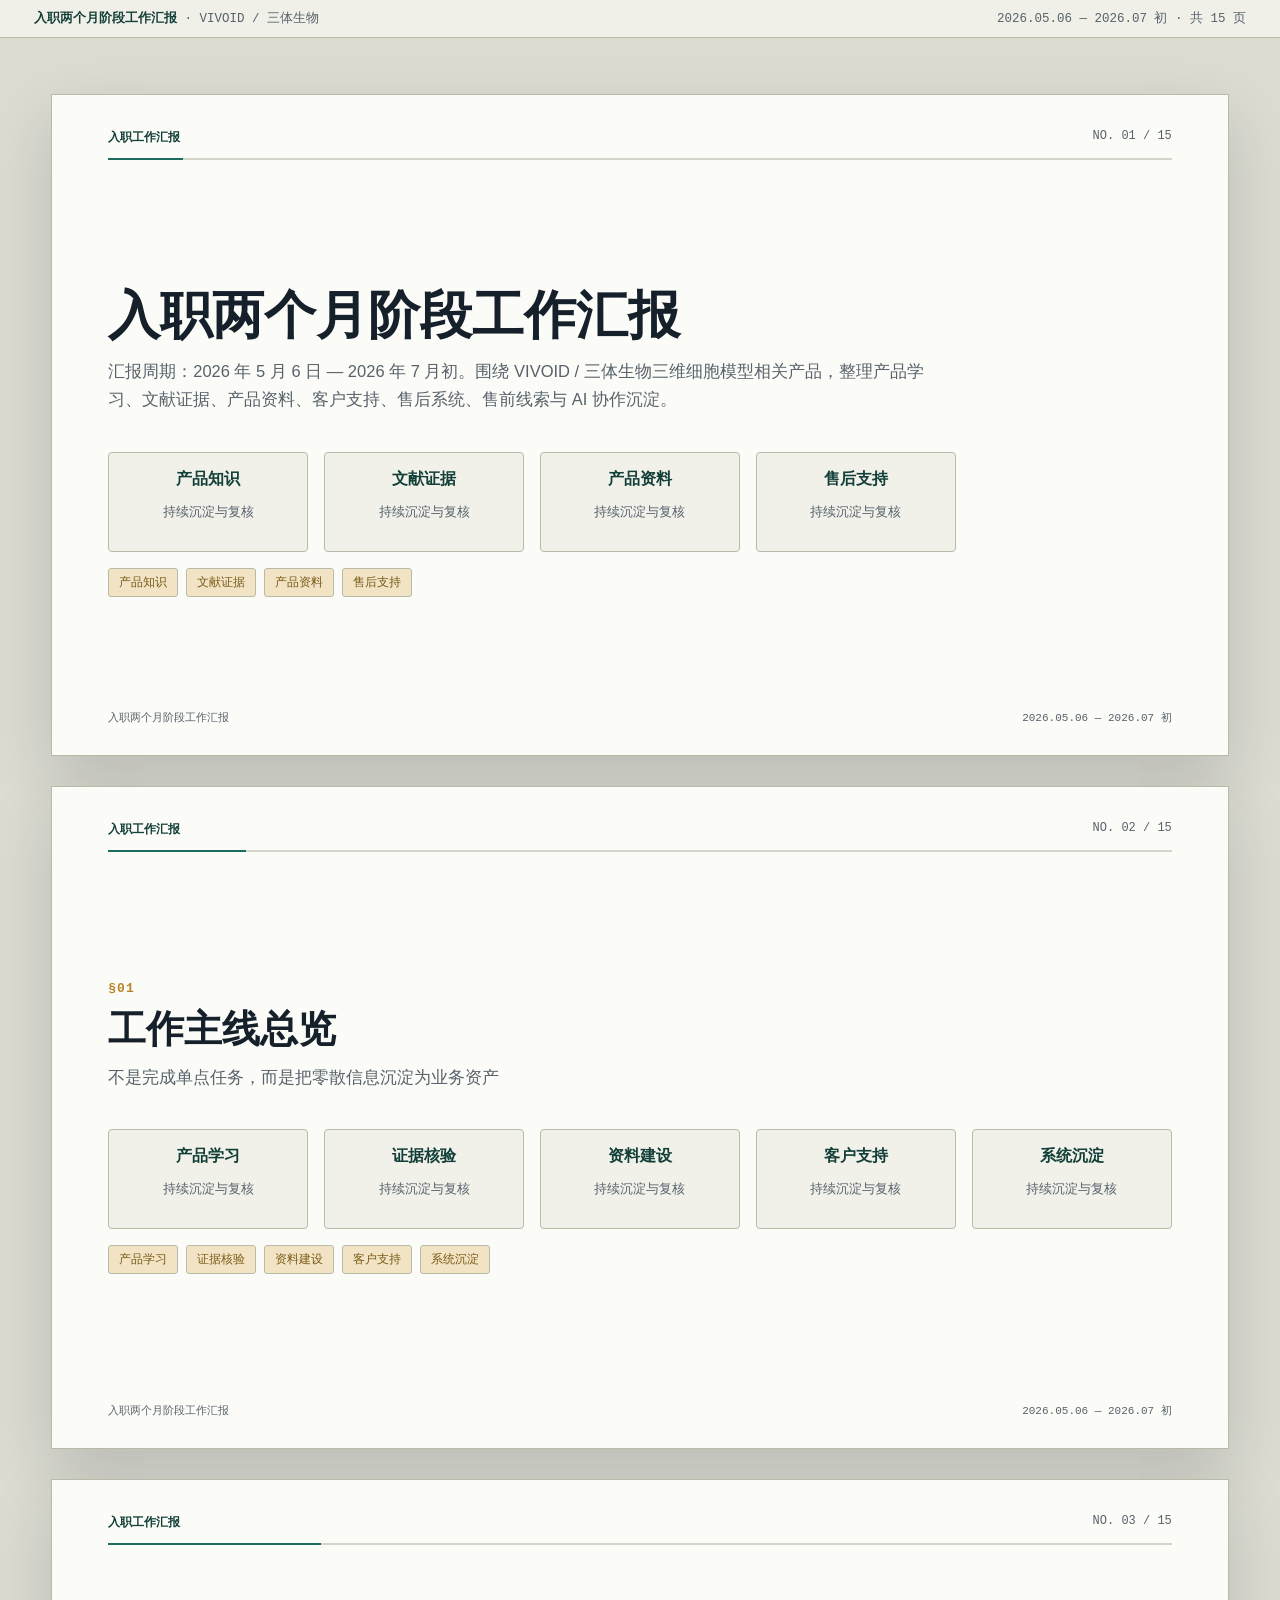
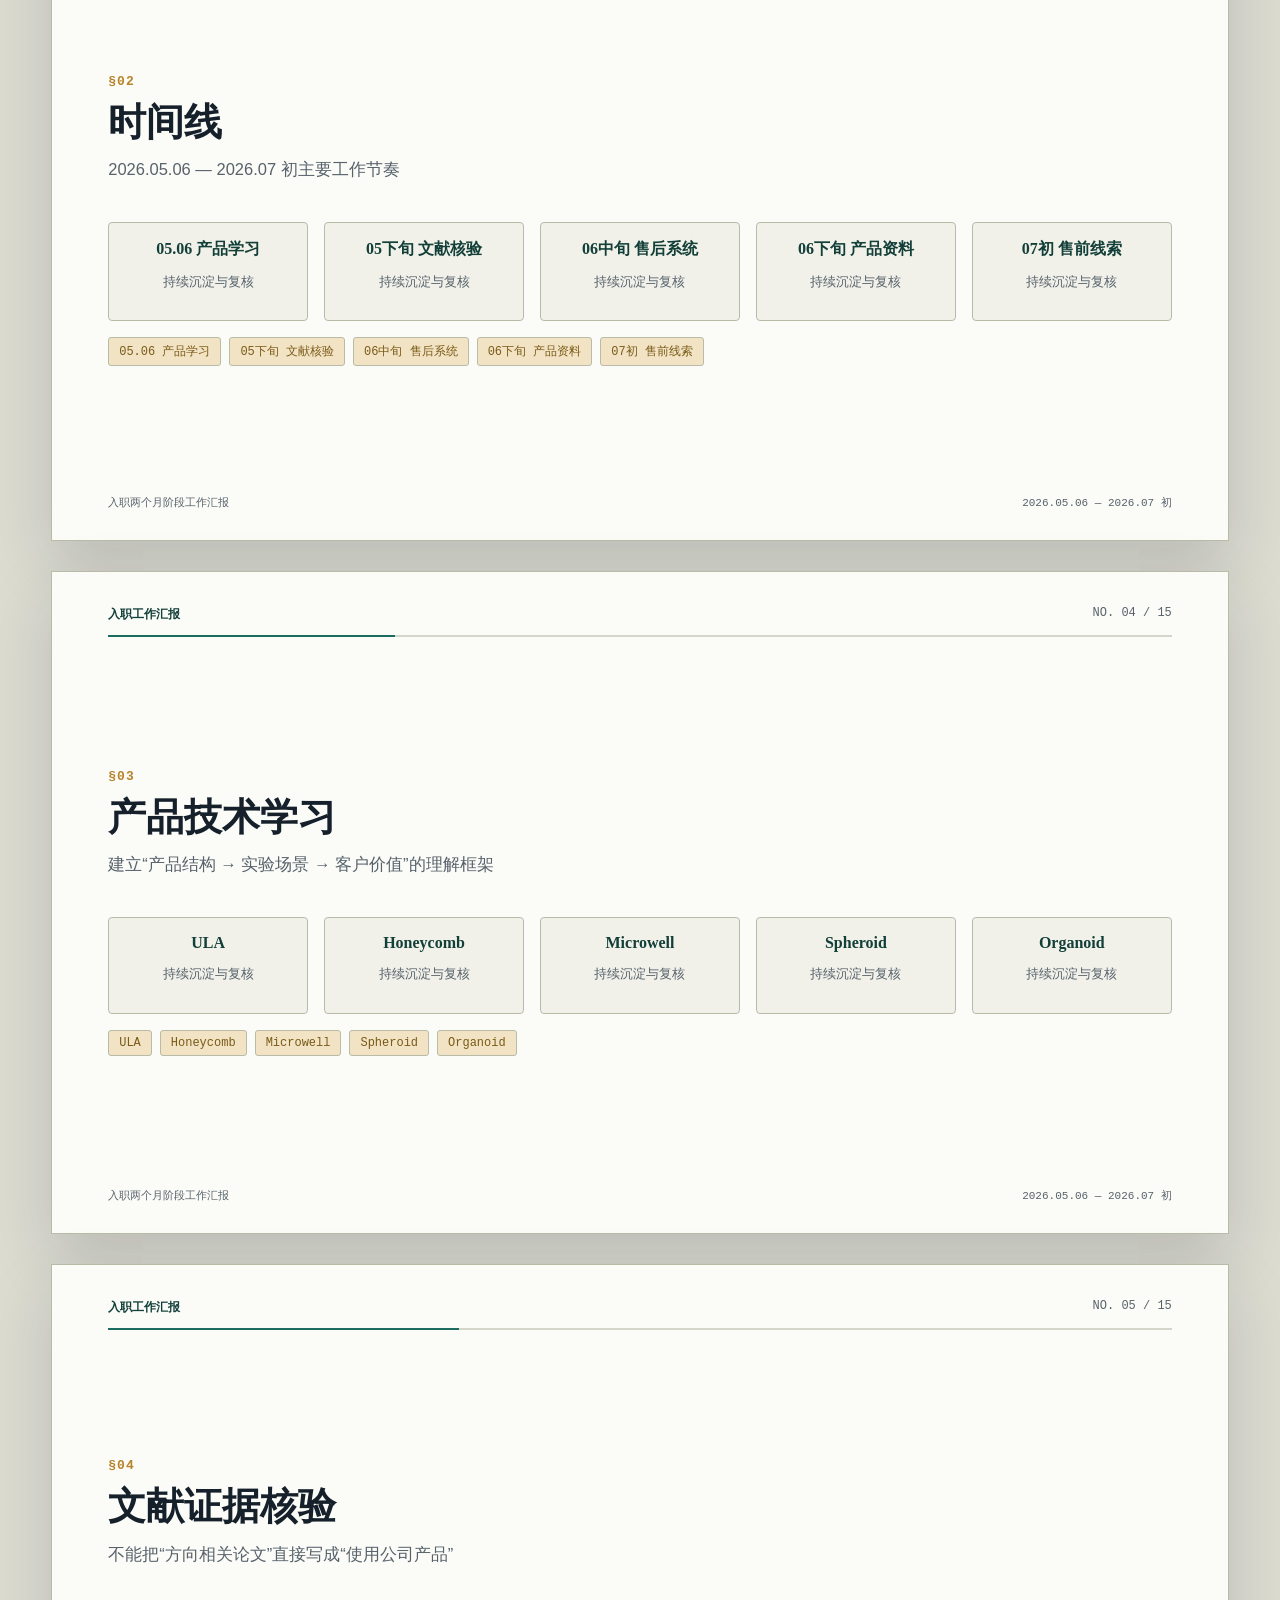
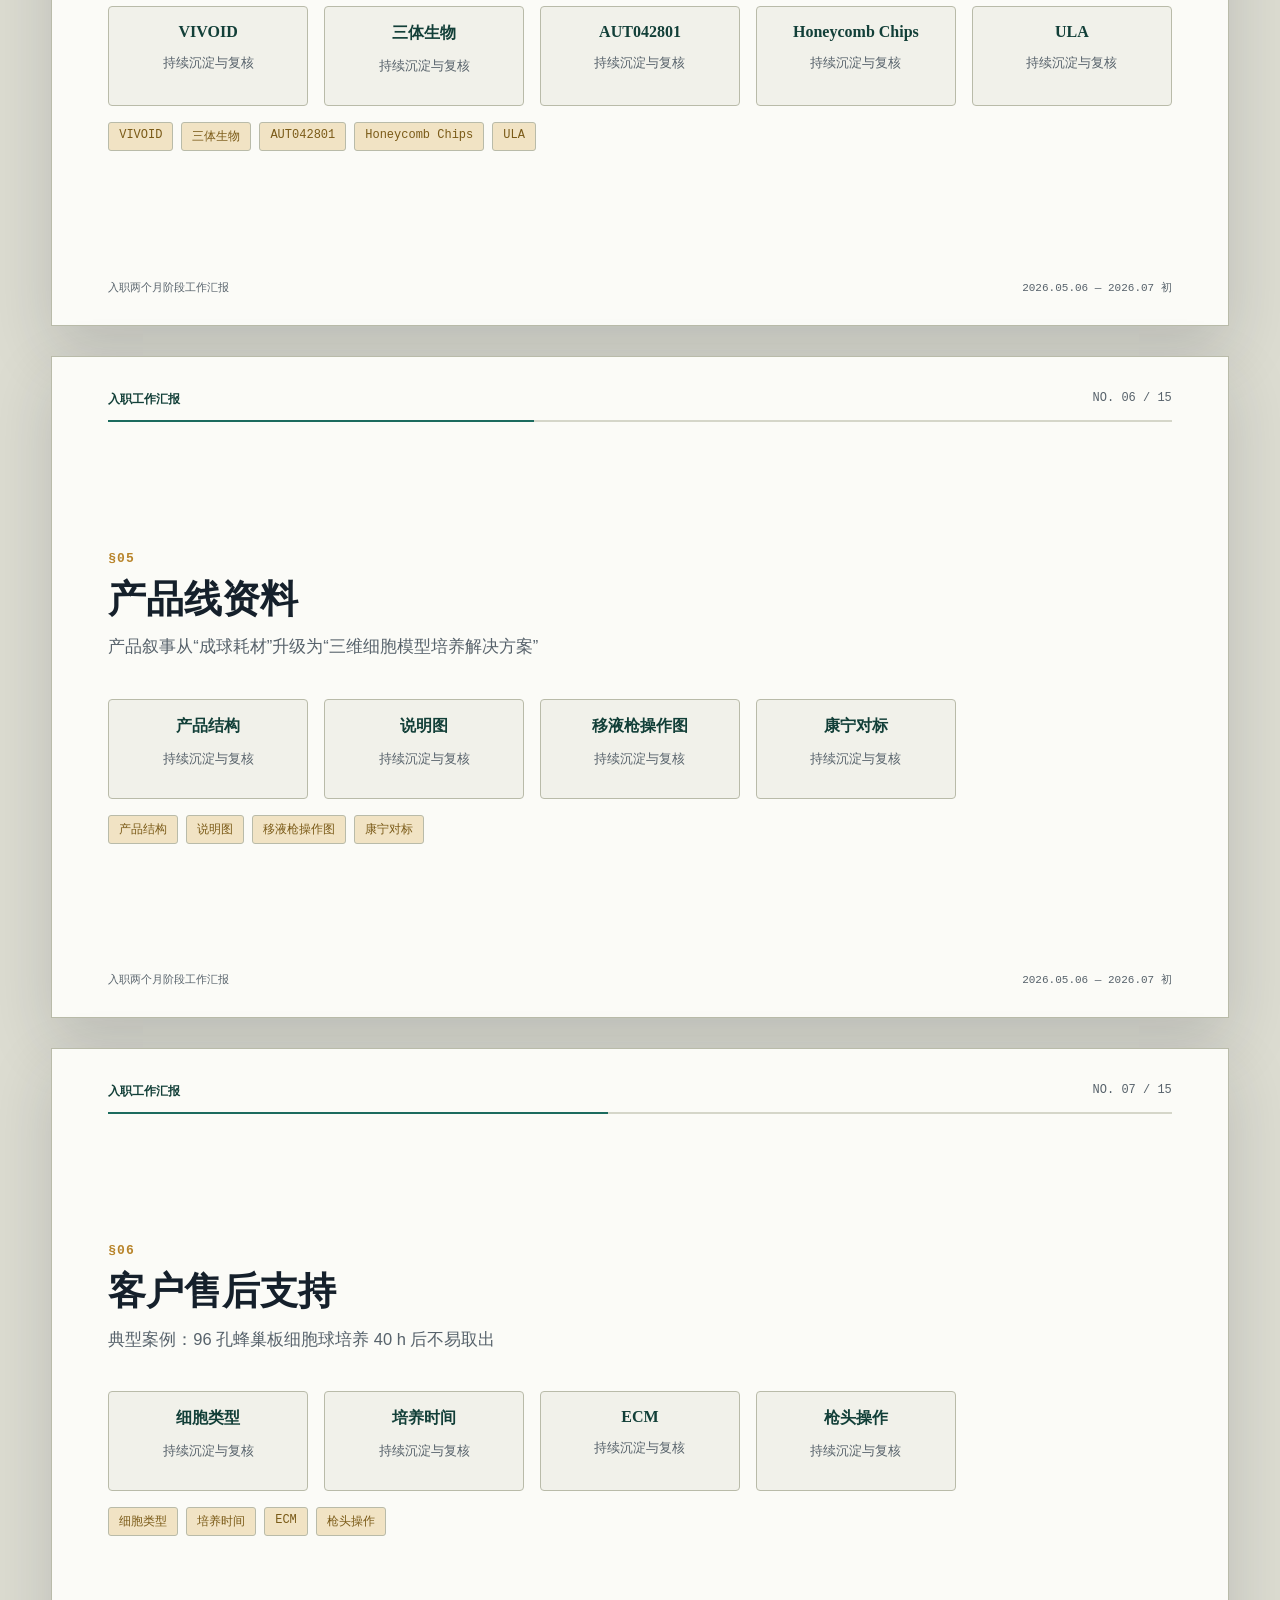
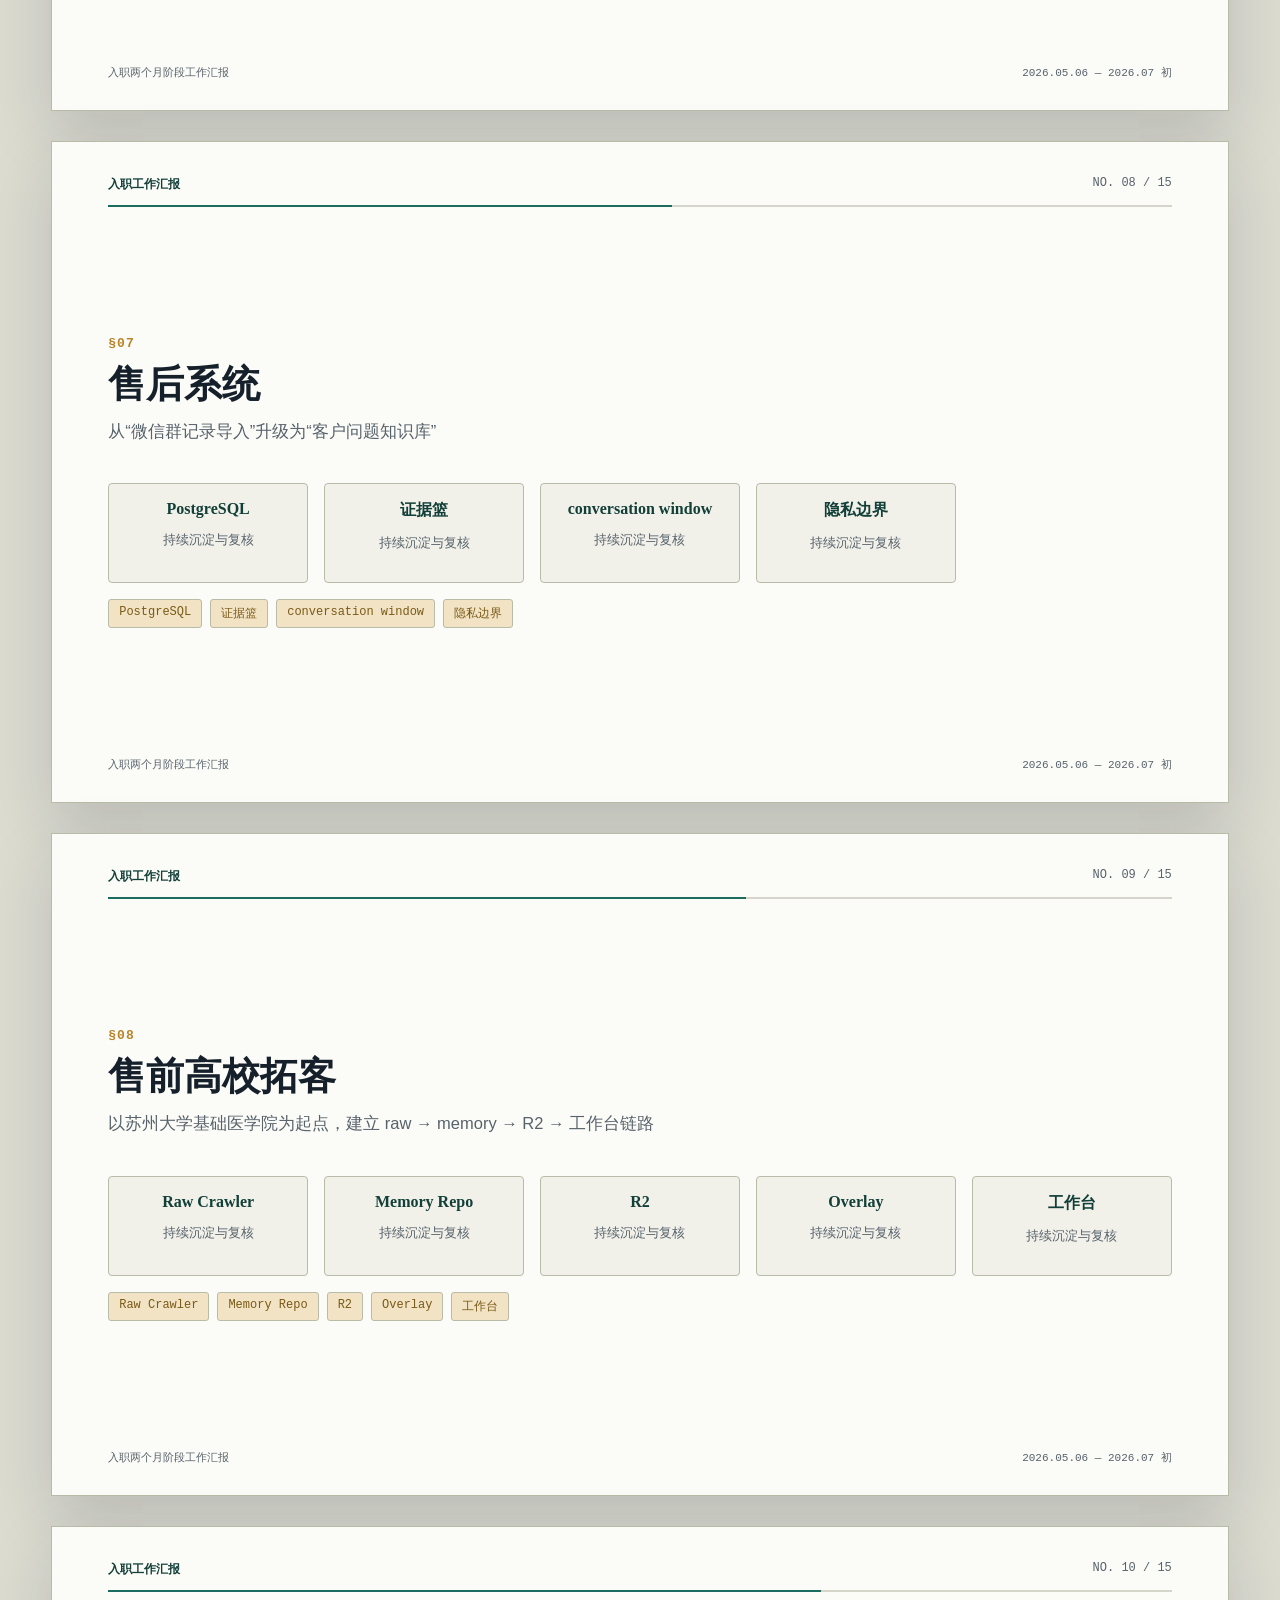
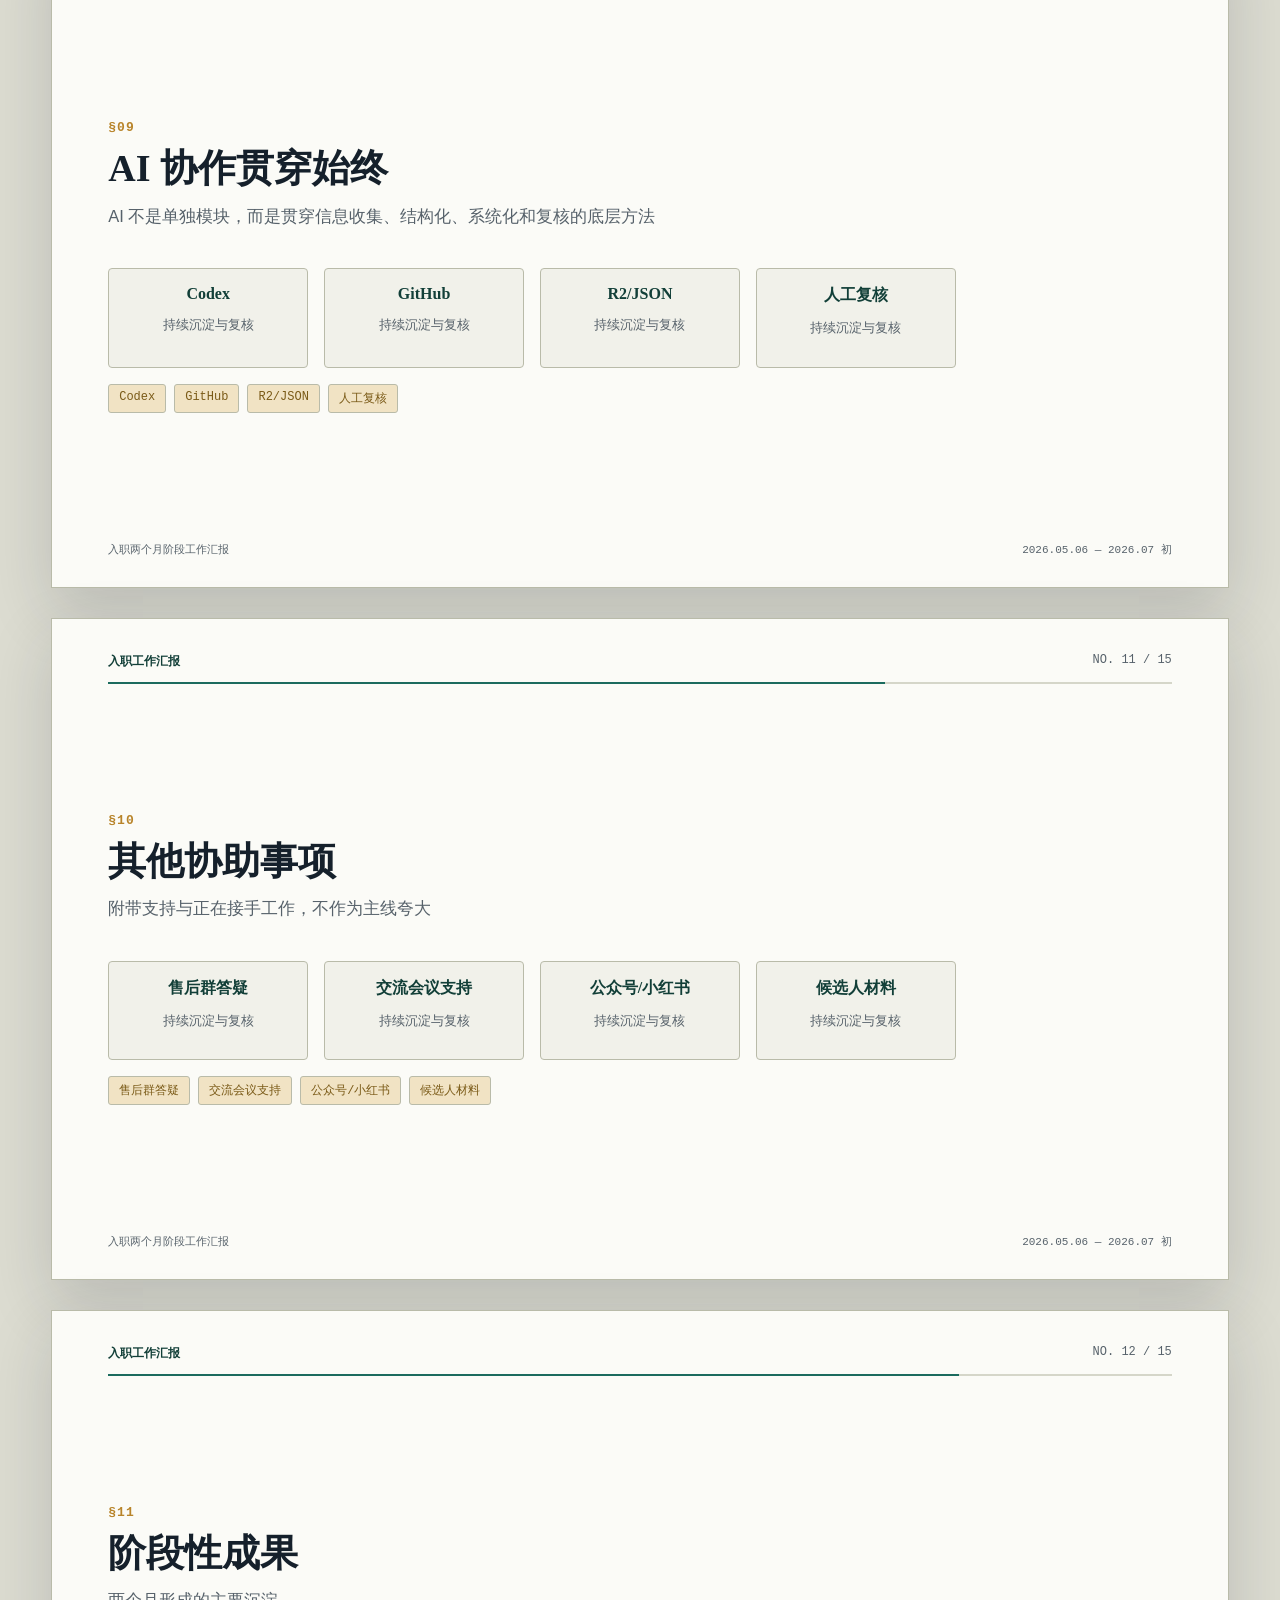
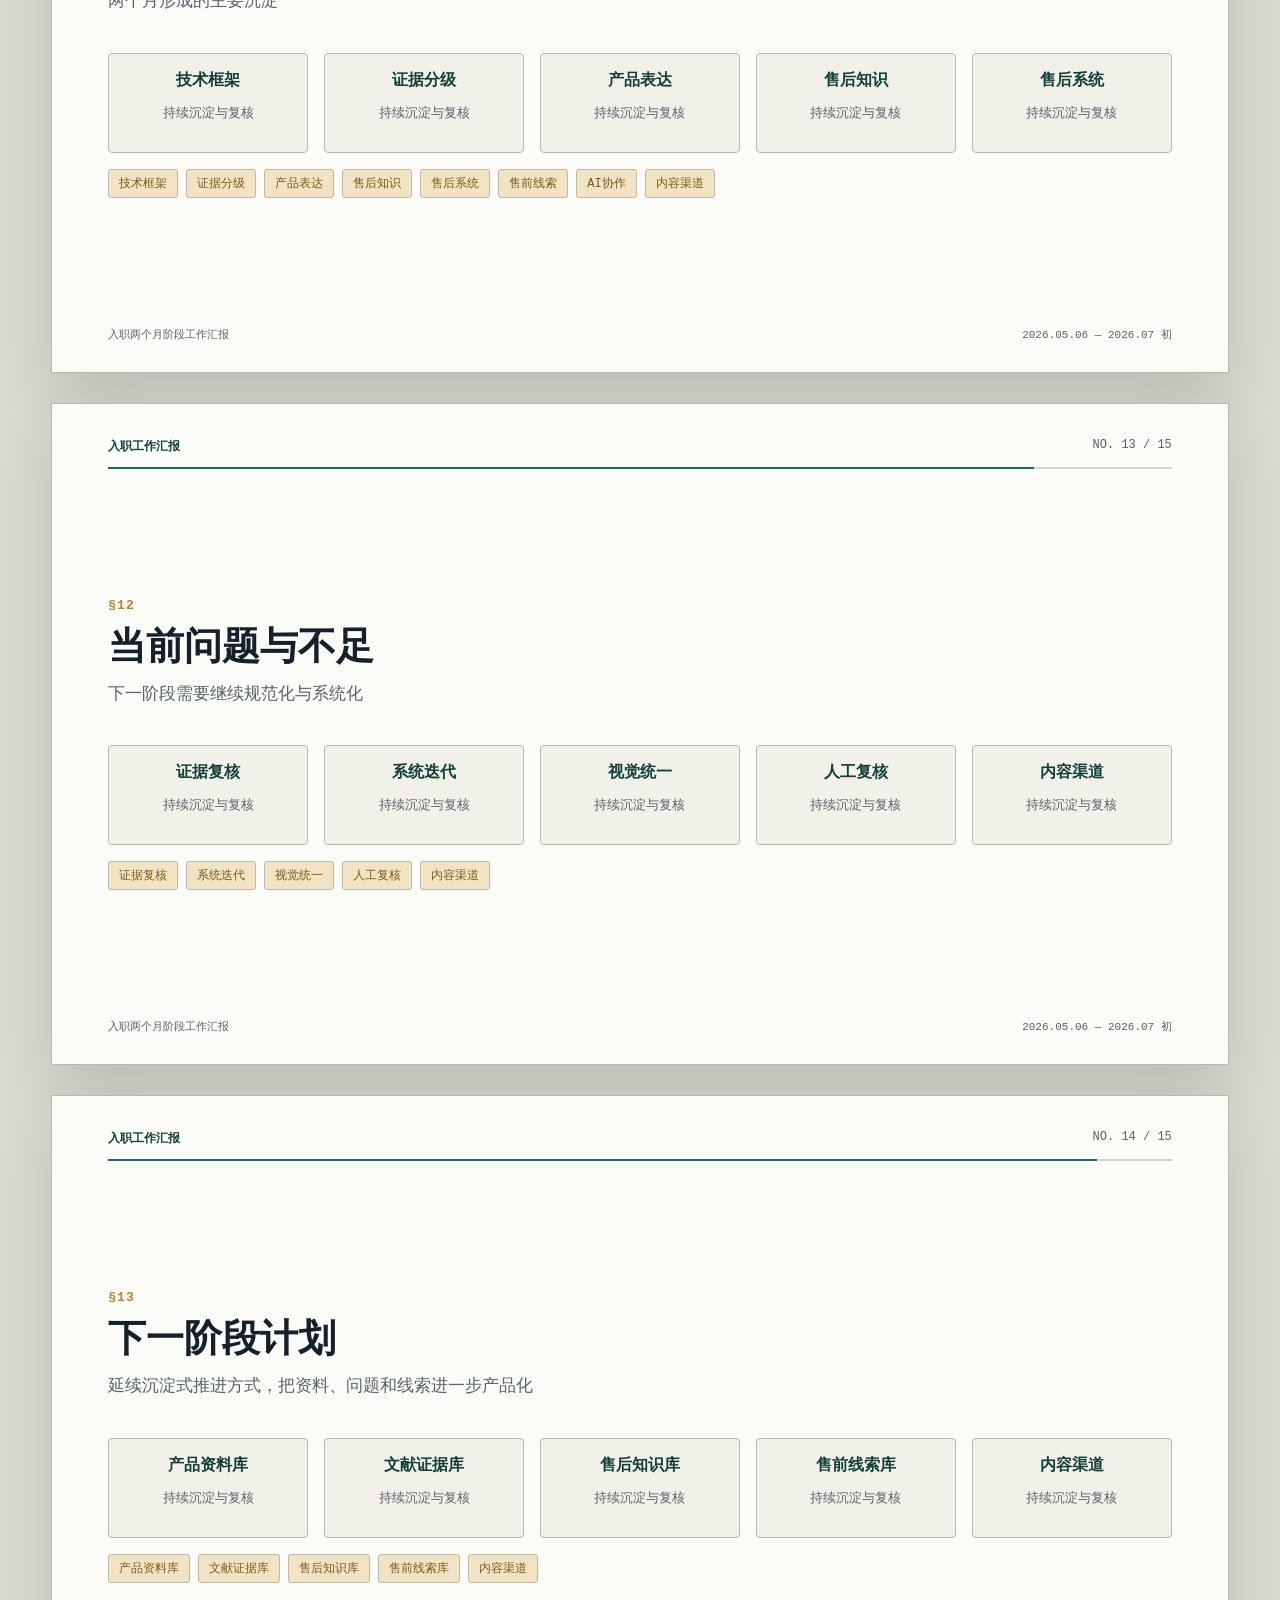
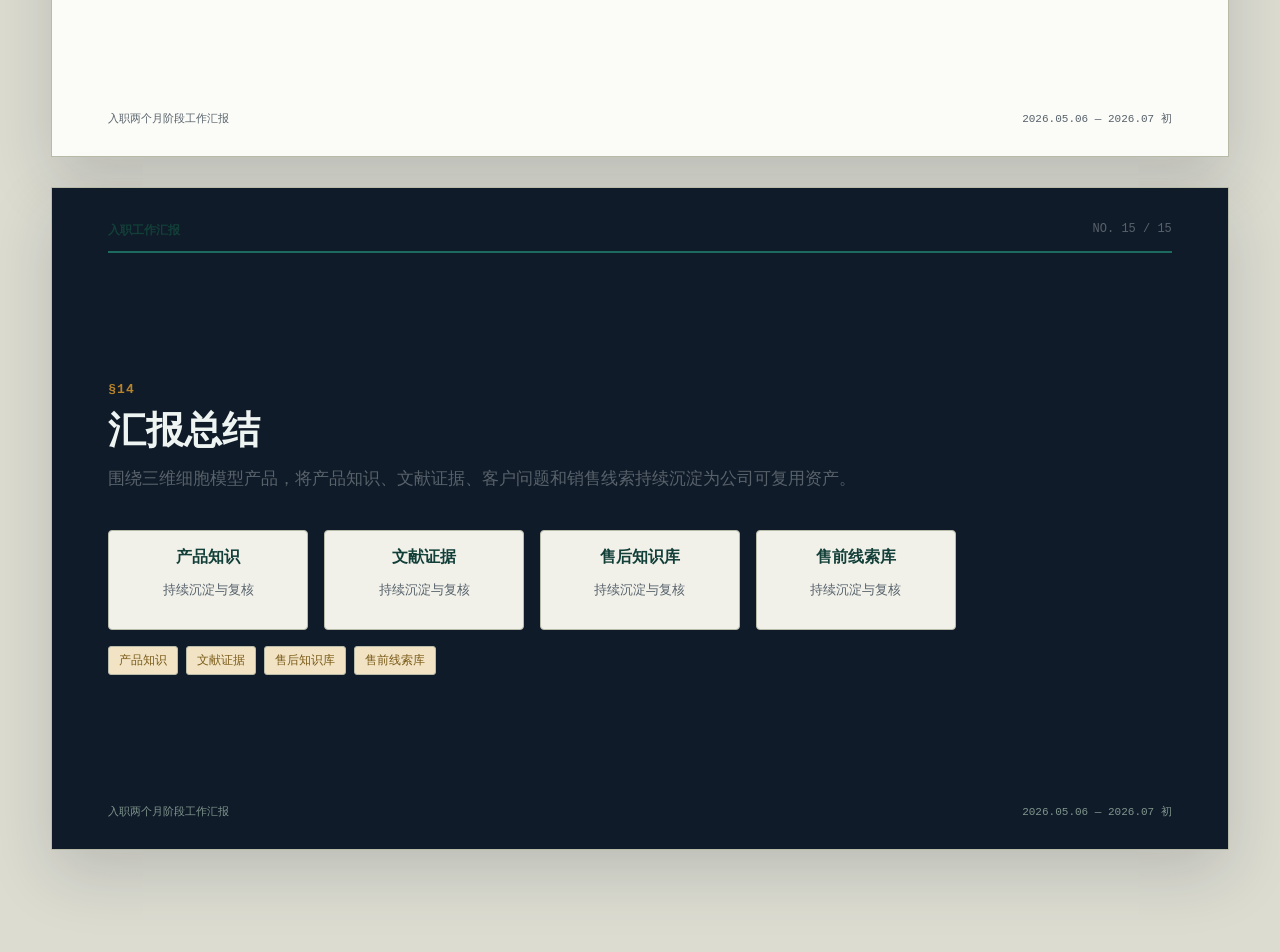
<file: 入职两个月工作汇报_静态预览.html>
<!doctype html><html lang="zh-CN"><head><meta charset="utf-8"><meta name="viewport" content="width=device-width,initial-scale=1"><title>入职两个月工作汇报·静态预览</title><style>:root{--paper:#F1F1EA;--panel:#FBFBF7;--ink:#15202B;--muted:#57626B;--line:#B9BBA9;--teal:#1B6B5E;--teal-deep:#123F38;--teal-soft:#DDEBE6;--amber:#B8842A;--amber-soft:#F1E3C4;--brick:#9C4B3B;--brick-soft:#F0DCD5;--font-display:Georgia,"Noto Serif SC",serif;--font-body:"IBM Plex Sans","Noto Sans SC",Arial,sans-serif;--font-mono:"IBM Plex Mono",monospace}*{box-sizing:border-box}body{margin:0;background:#dcdcd1;color:var(--ink);font-family:var(--font-body)}.toolbar{position:sticky;top:0;z-index:20;background:rgba(241,241,234,.92);border-bottom:1px solid var(--line);padding:10px 34px;display:flex;justify-content:space-between;font-family:var(--font-mono);font-size:12.5px;color:var(--muted)}.toolbar b{color:var(--teal-deep)}.deck{padding:26px 0 72px}.slide{width:min(1280px,92vw);aspect-ratio:16/9;margin:30px auto;background:var(--panel);border:1px solid var(--line);box-shadow:0 24px 60px rgba(16,27,41,.16);overflow:hidden;position:relative;padding:34px 56px 30px;display:flex;flex-direction:column}.hdr{display:flex;justify-content:space-between;font-family:var(--font-mono);font-size:12px;color:var(--muted)}.mark{color:var(--teal-deep);font-weight:600}.progress{height:2px;background:#D5D6C9;margin:12px 0 0}.progress span{display:block;height:2px;background:var(--teal)}.body-area{flex:1;display:flex;flex-direction:column;justify-content:center}.eyebrow{font-family:var(--font-mono);font-size:13px;color:var(--teal-deep);font-weight:700;letter-spacing:.08em}.eyebrow b{color:var(--amber)}.headline{font-family:var(--font-display);font-size:38px;line-height:1.22;margin:10px 0 0}.headline.big{font-size:52px}.lede{font-size:16.5px;line-height:1.7;color:var(--muted);margin-top:10px;max-width:820px}.grid{display:grid;grid-template-columns:repeat(4,1fr);gap:14px;margin-top:20px}.panel{border:1px solid var(--line);background:var(--paper);border-radius:4px;padding:16px 18px}.panel h4{font-family:var(--font-display);font-size:18px;margin:0 0 8px}.panel p{font-size:13.6px;line-height:1.58;color:#3a424b;margin:0}.flow{display:grid;grid-template-columns:repeat(5,1fr);gap:16px;margin-top:22px}.step{border:1px solid var(--line);background:var(--paper);border-radius:4px;padding:16px;text-align:center}.step b{font-family:var(--font-display);color:var(--teal-deep)}.step p{font-size:13px;color:var(--muted);line-height:1.45}.taglist{display:flex;flex-wrap:wrap;gap:8px;margin-top:16px}.tag{font-family:var(--font-mono);font-size:12px;padding:5px 10px;border:1px solid var(--line);border-radius:3px;color:var(--teal-deep);background:var(--teal-soft)}.tag.amber{background:var(--amber-soft);color:#7a5a17}.footer-note{display:flex;justify-content:space-between;font-family:var(--font-mono);font-size:11px;color:var(--muted);margin-top:auto}.dark{background:#101B29;color:#EEF4F2}.dark .headline{color:#EEF4F2}.dark .footer-note{color:#7f958d}@media(max-width:900px){.grid,.flow{grid-template-columns:1fr}.headline.big{font-size:42px}}</style></head><body><div class="toolbar"><span><b>入职两个月阶段工作汇报</b> · VIVOID / 三体生物</span><span>2026.05.06 — 2026.07 初 · 共 15 页</span></div><main class="deck" id="deck"></main><script>const data=[['入职两个月阶段工作汇报','汇报周期：2026 年 5 月 6 日 — 2026 年 7 月初。围绕 VIVOID / 三体生物三维细胞模型相关产品，整理产品学习、文献证据、产品资料、客户支持、售后系统、售前线索与 AI 协作沉淀。','产品知识|文献证据|产品资料|售后支持'],['工作主线总览','不是完成单点任务，而是把零散信息沉淀为业务资产','产品学习|证据核验|资料建设|客户支持|系统沉淀'],['时间线','2026.05.06 — 2026.07 初主要工作节奏','05.06 产品学习|05下旬 文献核验|06中旬 售后系统|06下旬 产品资料|07初 售前线索'],['产品技术学习','建立“产品结构 → 实验场景 → 客户价值”的理解框架','ULA|Honeycomb|Microwell|Spheroid|Organoid'],['文献证据核验','不能把“方向相关论文”直接写成“使用公司产品”','VIVOID|三体生物|AUT042801|Honeycomb Chips|ULA'],['产品线资料','产品叙事从“成球耗材”升级为“三维细胞模型培养解决方案”','产品结构|说明图|移液枪操作图|康宁对标'],['客户售后支持','典型案例：96 孔蜂巢板细胞球培养 40 h 后不易取出','细胞类型|培养时间|ECM|枪头操作'],['售后系统','从“微信群记录导入”升级为“客户问题知识库”','PostgreSQL|证据篮|conversation window|隐私边界'],['售前高校拓客','以苏州大学基础医学院为起点，建立 raw → memory → R2 → 工作台链路','Raw Crawler|Memory Repo|R2|Overlay|工作台'],['AI 协作贯穿始终','AI 不是单独模块，而是贯穿信息收集、结构化、系统化和复核的底层方法','Codex|GitHub|R2/JSON|人工复核'],['其他协助事项','附带支持与正在接手工作，不作为主线夸大','售后群答疑|交流会议支持|公众号/小红书|候选人材料'],['阶段性成果','两个月形成的主要沉淀','技术框架|证据分级|产品表达|售后知识|售后系统|售前线索|AI协作|内容渠道'],['当前问题与不足','下一阶段需要继续规范化与系统化','证据复核|系统迭代|视觉统一|人工复核|内容渠道'],['下一阶段计划','延续沉淀式推进方式，把资料、问题和线索进一步产品化','产品资料库|文献证据库|售后知识库|售前线索库|内容渠道'],['汇报总结','围绕三维细胞模型产品，将产品知识、文献证据、客户问题和销售线索持续沉淀为公司可复用资产。','产品知识|文献证据|售后知识库|售前线索库']];function H(i){return `<div class="hdr"><div class="mark">入职工作汇报</div><div>NO. ${String(i).padStart(2,'0')} / 15</div></div><div class="progress"><span style="width:${Math.round(i/15*100)}%"></span></div>`}function slide(d,i){let tags=d[2].split('|');let dark=i===15?' dark':'';let body=i===1?`<h1 class="headline big">${d[0]}</h1><p class="lede">${d[1]}</p>`:`<div class="eyebrow"><b>§${String(i-1).padStart(2,'0')}</b></div><h2 class="headline">${d[0]}</h2><p class="lede">${d[1]}</p>`;let flow=`<div class="flow">${tags.slice(0,5).map(x=>`<div class="step"><b>${x}</b><p>持续沉淀与复核</p></div>`).join('')}</div>`;return `<section class="slide${dark}" id="s${i}">${H(i)}<div class="body-area">${body}${flow}<div class="taglist">${tags.map(x=>`<span class="tag amber">${x}</span>`).join('')}</div></div><div class="footer-note"><span>入职两个月阶段工作汇报</span><span>2026.05.06 — 2026.07 初</span></div></section>`}document.getElementById('deck').innerHTML=data.map((d,i)=>slide(d,i+1)).join('');</script></body></html>
</file>
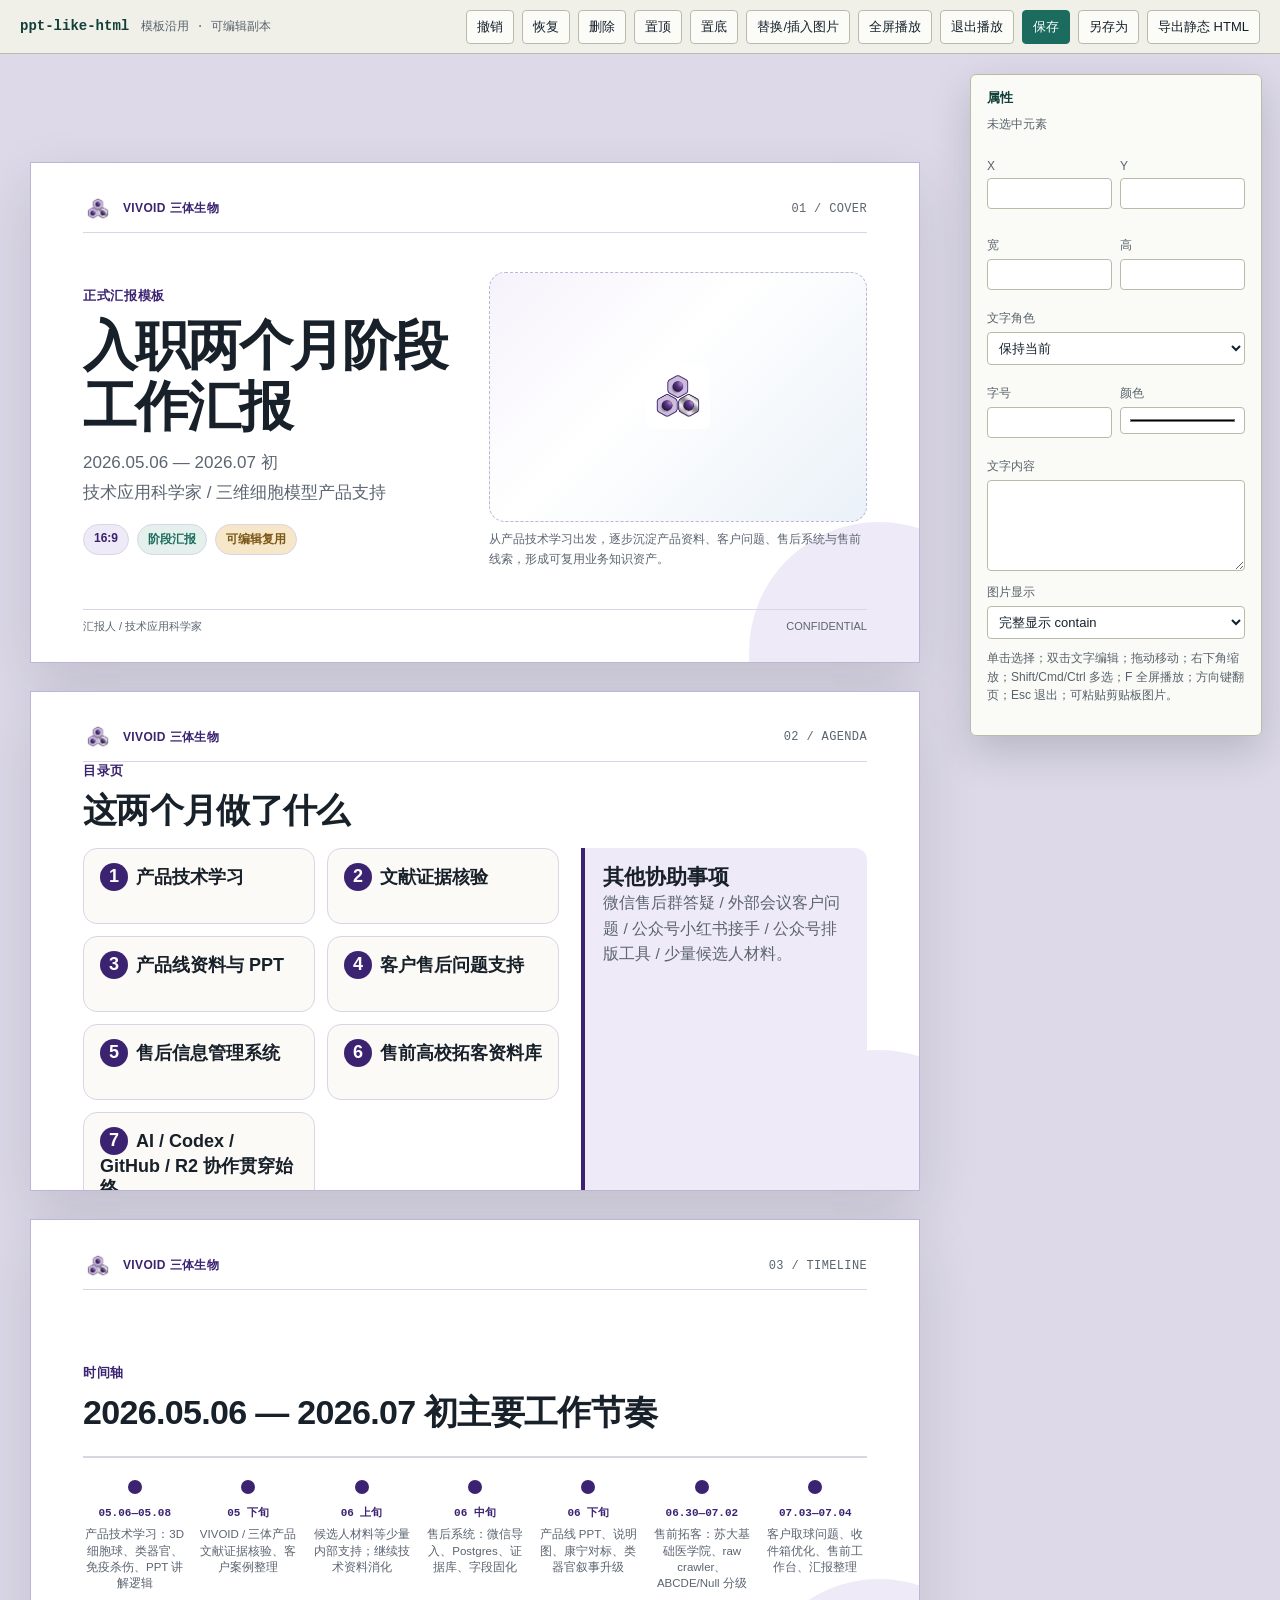
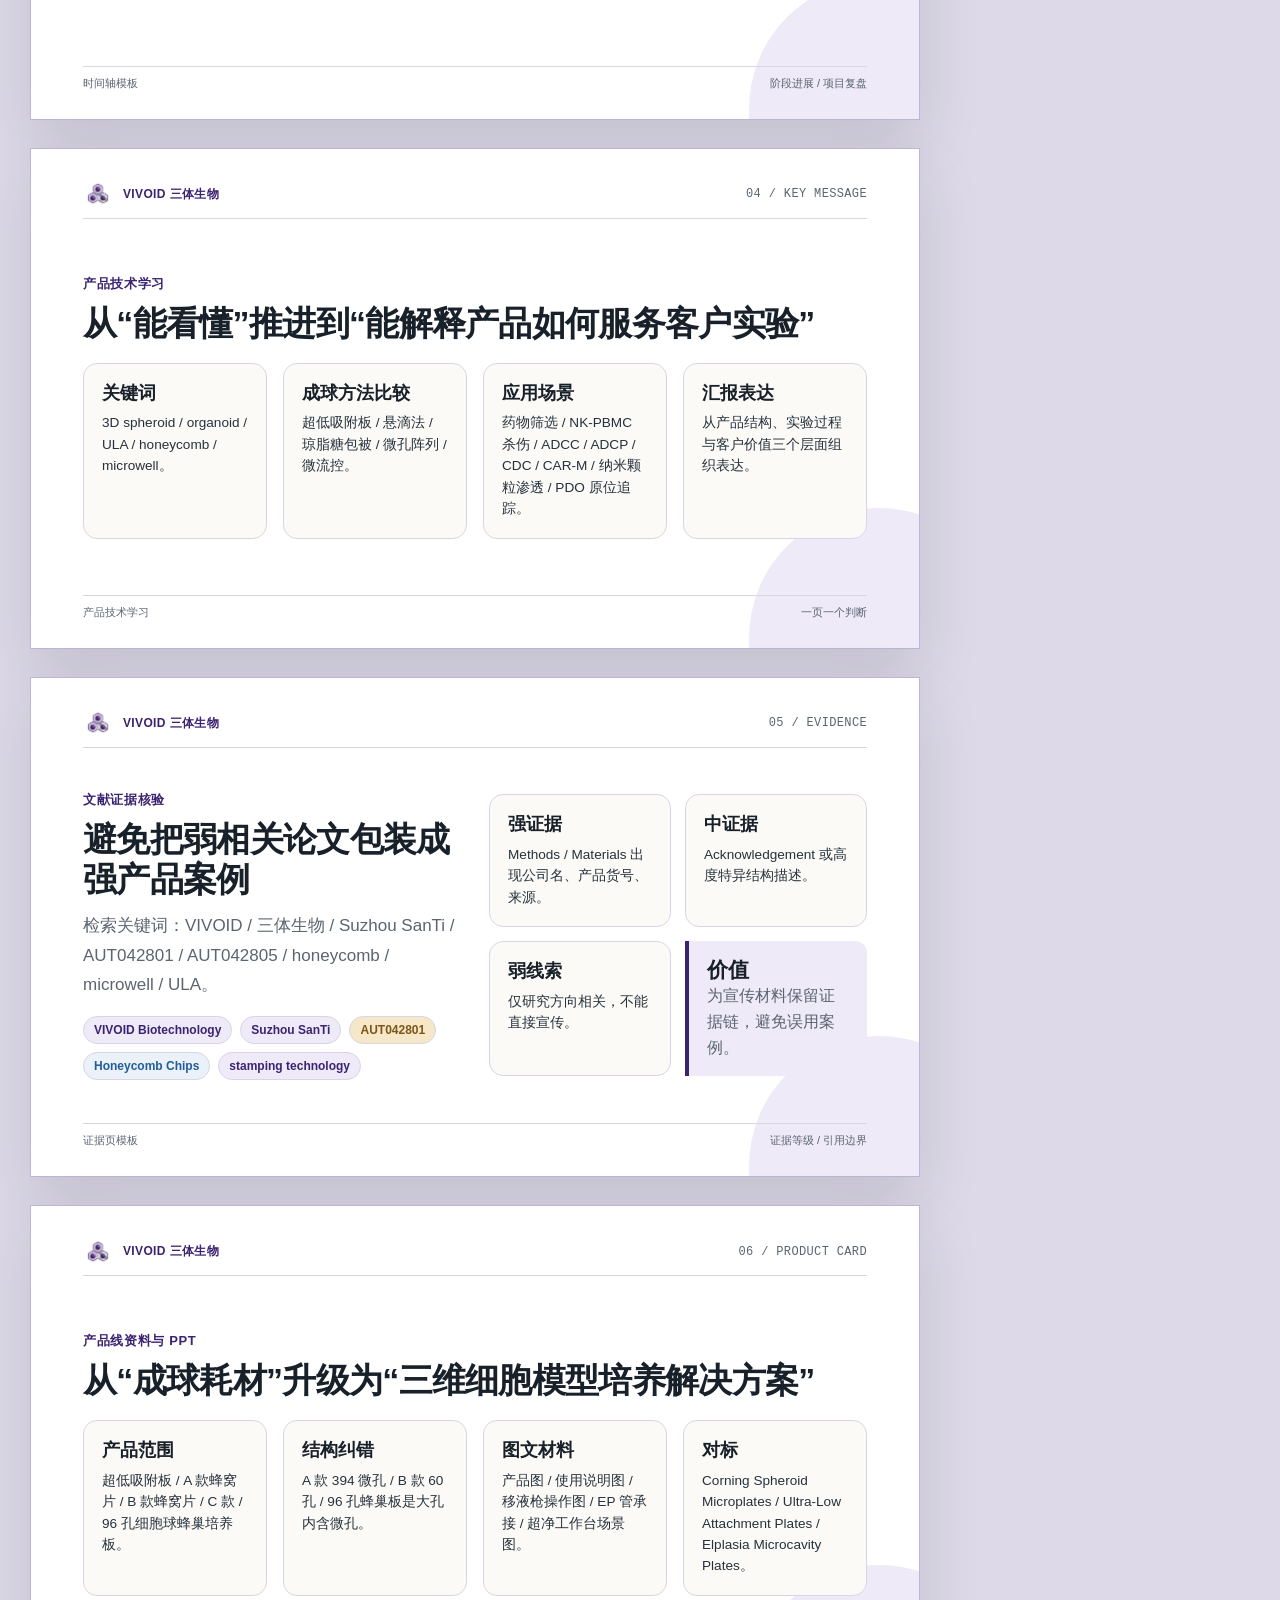
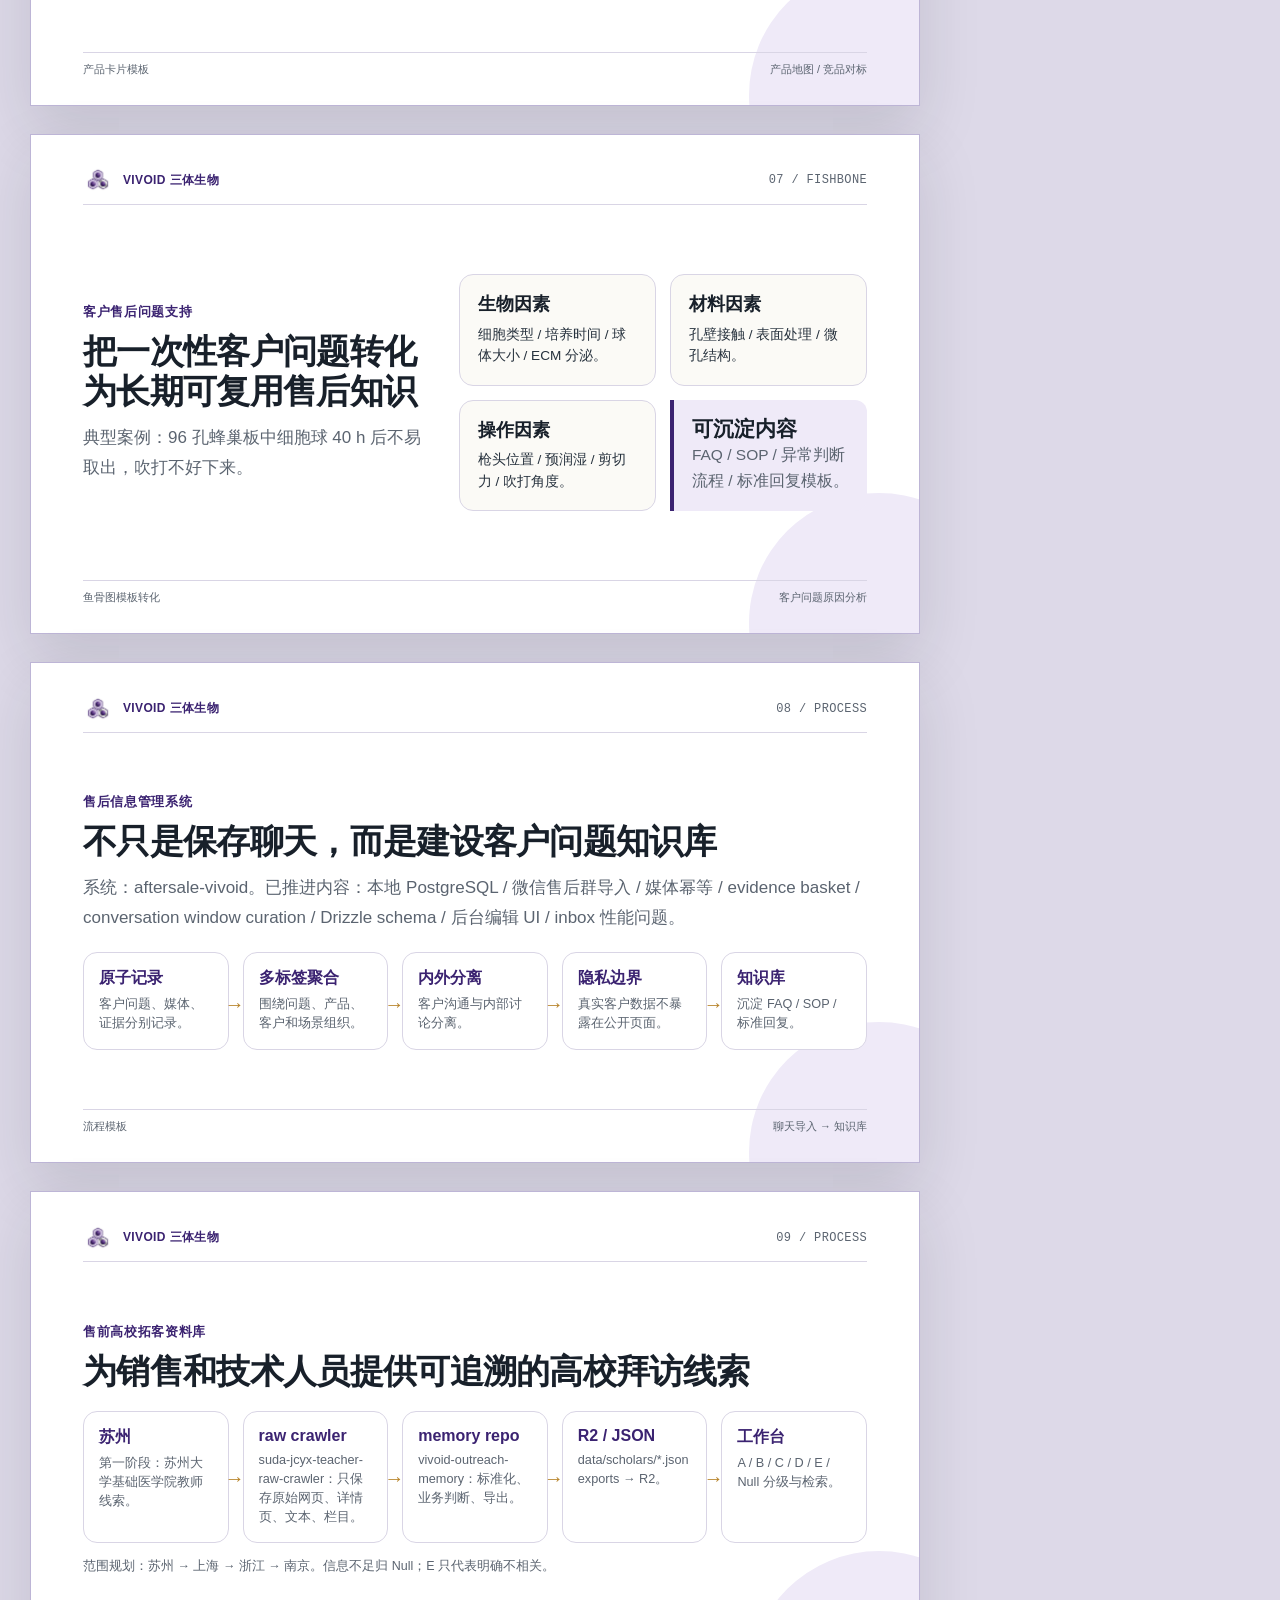
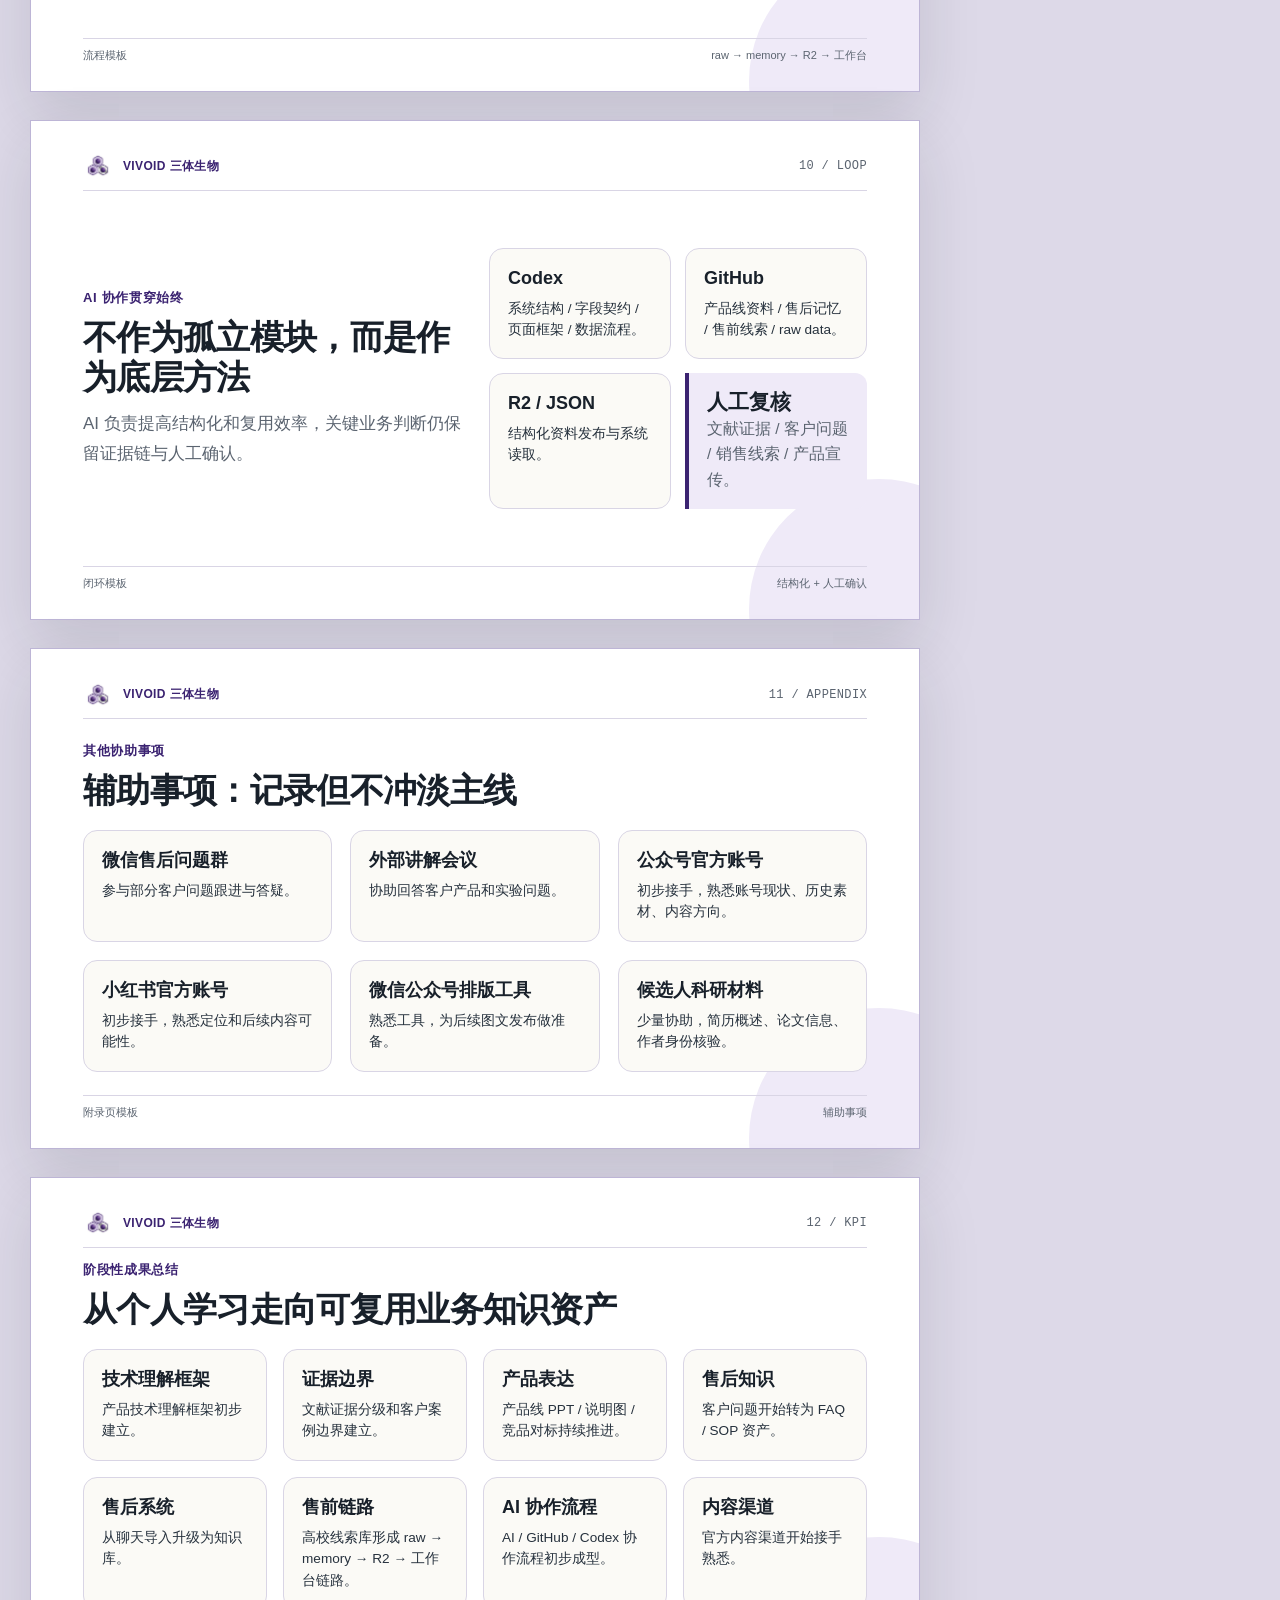
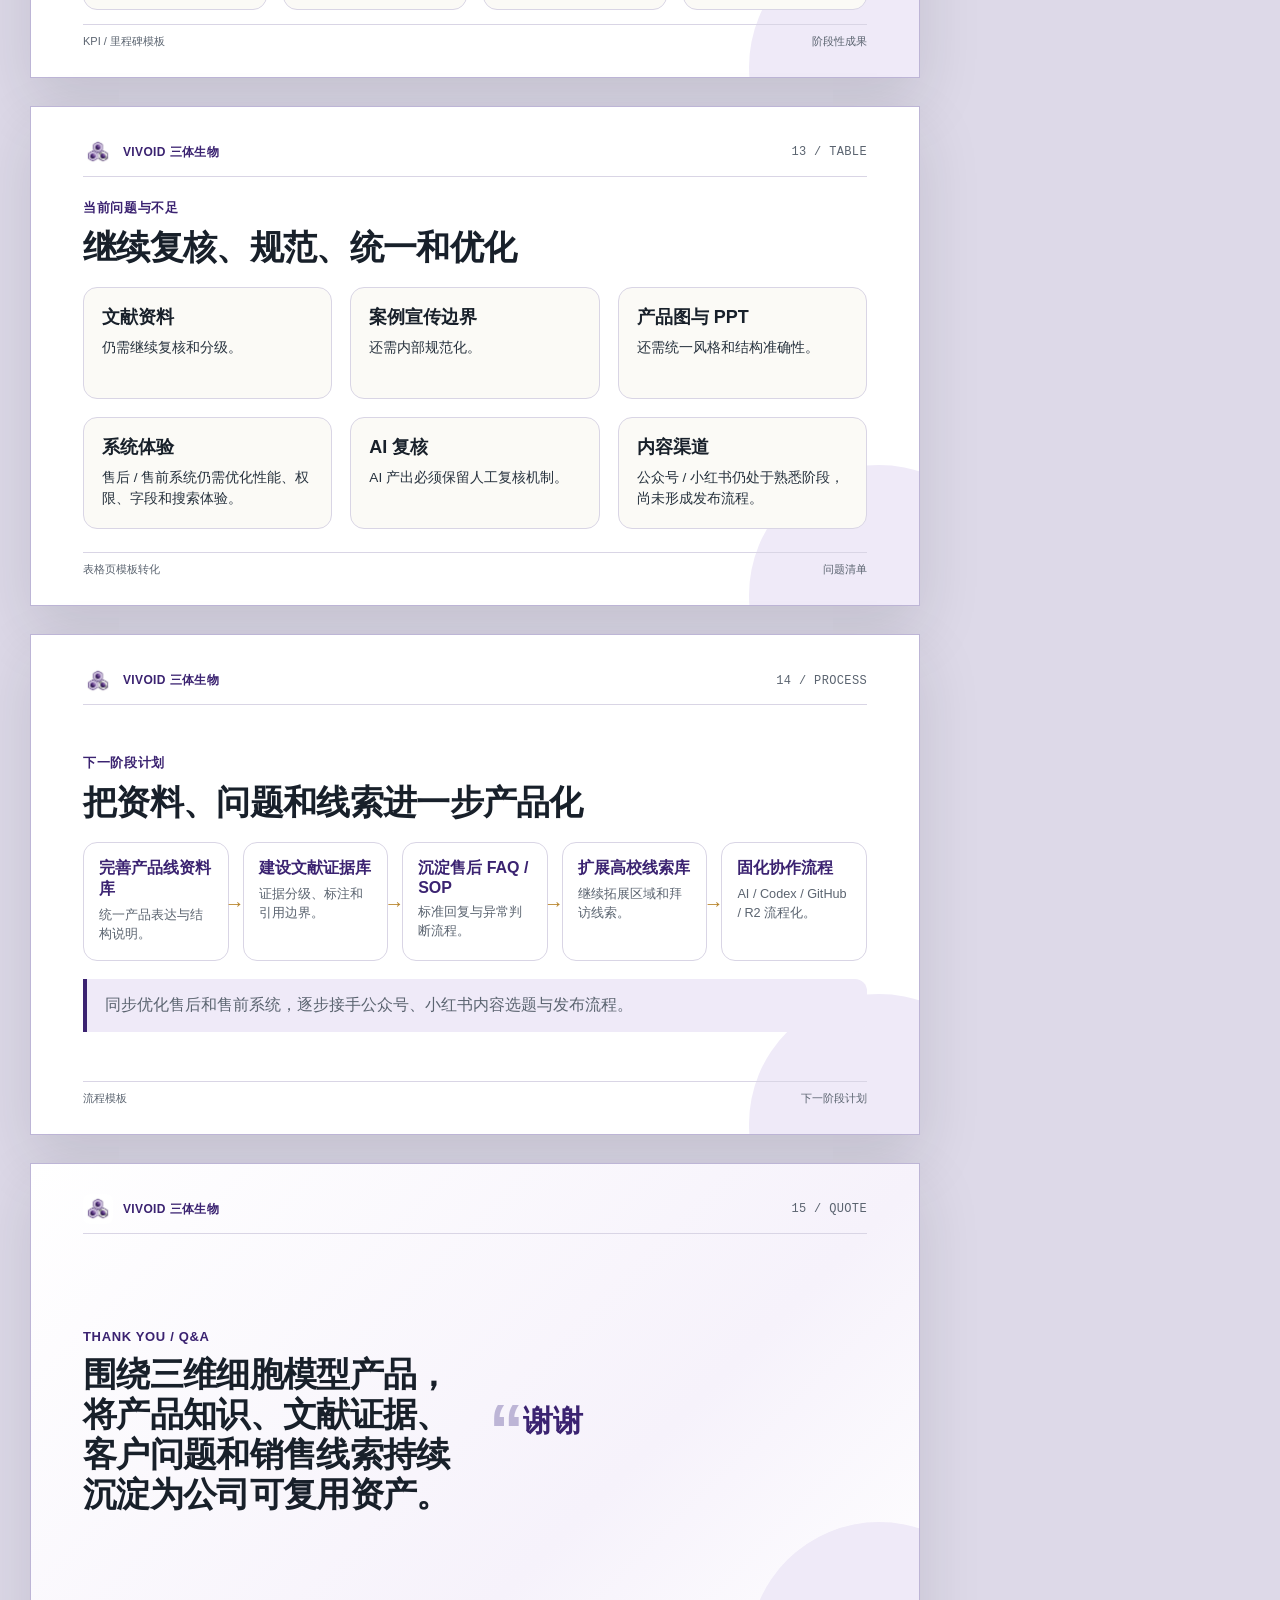
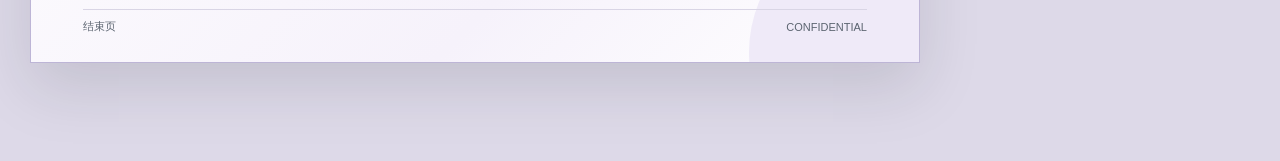
<file: 紫色业务风格/入职两个月阶段工作汇报_模板沿用可编辑.html>
<!doctype html>
<html lang="zh-CN">
<head>
<meta charset="utf-8" />
<meta name="viewport" content="width=device-width, initial-scale=1" />
<title>入职两个月阶段工作汇报 · 模板沿用可编辑</title>
<style>
:root{
  --paper:#F7F6F2;
  --panel:#FFFFFF;
  --panel-soft:#FBFAF6;
  --ink:#18202A;
  --muted:#5B6470;
  --line:#D9D5E5;
  --line-strong:#BDB5D6;
  --violet:#3B2371;
  --violet-2:#6D51A8;
  --violet-soft:#EFEAF8;
  --lav:#F6F2FB;
  --blue:#235C9C;
  --blue-soft:#EAF1F8;
  --teal:#1B6B5E;
  --teal-soft:#E4F0EC;
  --amber:#B8842A;
  --amber-soft:#F5E7C8;
  --red:#A94C3C;
  --red-soft:#F4DED8;
  --shadow:0 24px 58px rgba(24,32,42,.13);
  --font-body:"Microsoft YaHei","PingFang SC","Noto Sans SC",Arial,sans-serif;
  --font-display:"Microsoft YaHei","PingFang SC","Noto Sans SC",Arial,sans-serif;
  --font-mono:"SFMono-Regular","Cascadia Mono","Menlo","Consolas",monospace;
}
*{box-sizing:border-box}
body{margin:0;background:#ddd9e8;color:var(--ink);font-family:var(--font-body);}
.deck{padding:80px 0 70px}
.slide{width:min(1280px,92vw);aspect-ratio:16/9;margin:28px auto;background:var(--panel);border:1px solid var(--line-strong);box-shadow:var(--shadow);position:relative;overflow:hidden;padding:34px 52px 28px;display:flex;flex-direction:column}
.slide::before{content:"";position:absolute;inset:auto -90px -120px auto;width:260px;height:260px;border-radius:50%;background:var(--violet-soft);z-index:0}
.slide>*{position:relative;z-index:1}
.hdr{height:36px;display:flex;justify-content:space-between;align-items:center;border-bottom:1px solid var(--line);padding-bottom:12px;color:var(--muted);font-size:12px;letter-spacing:.03em}
.brand{display:flex;align-items:center;gap:10px;font-weight:700;color:var(--violet)}
.logo{width:30px;height:30px;object-fit:contain;border-radius:6px}
.logo.large{width:64px;height:64px}
.page-no{font-family:var(--font-mono)}
.body{flex:1;display:flex;flex-direction:column;justify-content:center}
.eyebrow{font-size:13px;color:var(--violet);font-weight:800;letter-spacing:.05em;margin-bottom:10px;text-transform:uppercase}
h1,h2,h3,p{margin:0}
h1{font-size:54px;line-height:1.12;font-weight:800;letter-spacing:-.04em;color:var(--ink)}
h2{font-size:34px;line-height:1.18;font-weight:800;letter-spacing:-.02em;color:var(--ink)}
h3{font-size:21px;line-height:1.25;font-weight:800;color:var(--ink)}
p{font-size:15.5px;line-height:1.66;color:var(--muted)}
.lede{font-size:17px;line-height:1.75;color:var(--muted);max-width:760px;margin-top:12px}
.footer{display:flex;justify-content:space-between;align-items:center;color:var(--muted);font-size:11px;border-top:1px solid var(--line);padding-top:9px}
.grid2{display:grid;grid-template-columns:1fr 1fr;gap:28px;align-items:center}
.grid3{display:grid;grid-template-columns:repeat(3,1fr);gap:18px}
.grid4{display:grid;grid-template-columns:repeat(4,1fr);gap:16px}
.grid5{display:grid;grid-template-columns:repeat(5,1fr);gap:14px}
.card{background:var(--panel-soft);border:1px solid var(--line);border-radius:14px;padding:18px;min-height:112px}
.card h3{font-size:18px;margin-bottom:8px;color:var(--ink)}
.card p{font-size:13.6px;line-height:1.58;color:#26313D}
.card.compact{padding:15px;min-height:86px}
.label{display:inline-flex;align-items:center;justify-content:center;min-width:28px;height:28px;border-radius:99px;background:var(--violet);color:white;font-weight:800;margin-right:8px}
.tagrow{display:flex;flex-wrap:wrap;gap:8px;margin-top:16px}
.tag{padding:6px 10px;background:var(--violet-soft);border:1px solid var(--line);border-radius:99px;font-size:12px;color:var(--violet);font-weight:700}
.tag.teal{background:var(--teal-soft);color:var(--teal)}.tag.amber{background:var(--amber-soft);color:#7C5718}.tag.blue{background:var(--blue-soft);color:var(--blue)}
.imgph{height:100%;min-height:250px;border-radius:16px;border:1.5px dashed var(--line-strong);background:linear-gradient(135deg,var(--lav),#fff 42%,var(--blue-soft));display:flex;align-items:center;justify-content:center;color:var(--muted);font-weight:800}
.caption{font-size:12px;color:var(--muted);margin-top:8px}
ul.clean{padding:0;margin:14px 0 0;list-style:none}
ul.clean li{position:relative;padding-left:20px;margin-bottom:10px;color:#26313D;font-size:15px;line-height:1.55}
ul.clean li::before{content:"";position:absolute;left:0;top:.68em;width:8px;height:8px;border-radius:50%;background:var(--amber)}
.kpi{background:var(--violet-soft);border:1px solid var(--line-strong);border-radius:16px;padding:20px;text-align:center}
.kpi .num{font-size:38px;font-weight:900;color:var(--violet);line-height:1}
.kpi .txt{font-size:13px;color:var(--muted);margin-top:8px}
.note{border-left:4px solid var(--violet);background:var(--violet-soft);padding:16px 18px;border-radius:0 12px 12px 0;color:var(--muted)}
.section-slide{background:linear-gradient(135deg,#fff 0%,var(--lav) 65%,#fff 100%)}
.flow{display:flex;align-items:stretch;gap:14px;margin-top:20px}
.step{flex:1;background:#fff;border:1px solid var(--line);border-radius:14px;padding:15px;position:relative}
.step:not(:last-child)::after{content:"→";position:absolute;right:-17px;top:42%;color:var(--amber);font-weight:900;font-size:20px}
.step b{display:block;color:var(--violet);margin-bottom:6px}
.step p{font-size:12.7px;line-height:1.5;color:var(--muted)}
.quote{font-size:30px;line-height:1.35;font-weight:800;color:var(--violet);position:relative;padding-left:34px}
.quote::before{content:"“";position:absolute;left:0;top:-18px;font-size:70px;color:var(--line-strong)}
.timeline{display:grid;grid-template-columns:repeat(7,1fr);gap:10px;margin-top:24px;border-top:2px solid var(--line);padding-top:22px}
.tnode{text-align:center}.tnode::before{content:"";display:block;margin:0 auto 8px;width:14px;height:14px;border-radius:50%;background:var(--violet)}
.tnode strong{font-family:var(--font-mono);font-size:11px;color:var(--violet)}
.tnode span{display:block;font-size:11.5px;color:var(--muted);line-height:1.42;margin-top:6px}
.matrix2{display:grid;grid-template-columns:1fr 1fr;gap:14px}
.matrix2 .card{min-height:104px}
.mini-title{font-size:15px;font-weight:800;color:var(--violet);margin-bottom:7px}
.two-list{display:grid;grid-template-columns:1.25fr .75fr;gap:22px;margin-top:18px}
.agenda-list{display:grid;grid-template-columns:repeat(2,1fr);gap:12px}
.agenda-list .card{min-height:76px;padding:14px 16px}
.agenda-list .card p{font-size:13px}
.smallnote{font-size:12.5px;line-height:1.55;color:var(--muted)}
@media print{body{background:white}.editor-chrome{display:none}.deck{padding:0}.slide{margin:0 auto;box-shadow:none;page-break-after:always}}
</style>
<link rel="stylesheet" href="../src/template-editor.css" />
</head>
<body>
<div id="editorChrome" class="editor-chrome">
  <div class="editor-bar">
    <div class="editor-brand"><strong>ppt-like-html</strong><span>模板沿用 · 可编辑副本</span></div>
    <div class="editor-actions">
      <button id="btnUndo">撤销</button><button id="btnRedo">恢复</button><button id="btnDelete">删除</button>
      <button id="btnBringFront">置顶</button><button id="btnSendBack">置底</button><button id="btnImage">替换/插入图片</button>
      <button id="btnPlay">全屏播放</button><button id="btnExitPlay">退出播放</button>
      <button id="btnSave" class="primary">保存</button><button id="btnSaveAs">另存为</button><button id="btnExport">导出静态 HTML</button>
    </div>
  </div>
  <aside id="inspector" class="editor-inspector">
    <h3>属性</h3><p id="selectionInfo">未选中元素</p>
    <div class="field-grid"><label>X<input id="propX" type="number"></label><label>Y<input id="propY" type="number"></label><label>宽<input id="propW" type="number"></label><label>高<input id="propH" type="number"></label></div>
    <label>文字角色<select id="propRole"><option value="keep">保持当前</option><option value="title">标题</option><option value="body">正文</option><option value="caption">图注</option><option value="tag">标签</option><option value="header">页眉</option></select></label>
    <div class="field-grid"><label>字号<input id="propFontSize" type="number"></label><label>颜色<input id="propColor" type="color"></label></div>
    <label>文字内容<textarea id="propText" rows="5"></textarea></label>
    <label>图片显示<select id="propFit"><option value="contain">完整显示 contain</option><option value="cover">裁剪填满 cover</option></select></label>
    <p class="hint">单击选择；双击文字编辑；拖动移动；右下角缩放；Shift/Cmd/Ctrl 多选；F 全屏播放；方向键翻页；Esc 退出；可粘贴剪贴板图片。</p>
  </aside>
</div>

<div id="templateMount" class="template-mount">
<main class="deck" id="deck">

<section class="slide" id="s01-cover">
  <div class="hdr"><div class="brand"><img class="logo" src="vivoid-logo.png" alt="VIVOID logo">VIVOID 三体生物</div><div class="page-no">01 / COVER</div></div>
  <div class="body">
    <div class="grid2">
      <div>
        <div class="eyebrow">正式汇报模板</div>
        <h1>入职两个月阶段<br>工作汇报</h1>
        <p class="lede">2026.05.06 — 2026.07 初<br>技术应用科学家 / 三维细胞模型产品支持</p>
        <div class="tagrow"><span class="tag">16:9</span><span class="tag teal">阶段汇报</span><span class="tag amber">可编辑复用</span></div>
      </div>
      <div>
        <div class="imgph"><img class="logo large" src="vivoid-logo.png" alt="VIVOID logo"></div>
        <p class="caption">从产品技术学习出发，逐步沉淀产品资料、客户问题、售后系统与售前线索，形成可复用业务知识资产。</p>
      </div>
    </div>
  </div>
  <div class="footer"><span>汇报人 / 技术应用科学家</span><span>CONFIDENTIAL</span></div>
</section>

<section class="slide" id="s02-overview">
  <div class="hdr"><div class="brand"><img class="logo" src="vivoid-logo.png" alt="VIVOID logo">VIVOID 三体生物</div><div class="page-no">02 / AGENDA</div></div>
  <div class="body">
    <div class="eyebrow">目录页</div>
    <h2>这两个月做了什么</h2>
    <div class="two-list">
      <div class="agenda-list">
        <div class="card compact"><h3><span class="label">1</span>产品技术学习</h3></div>
        <div class="card compact"><h3><span class="label">2</span>文献证据核验</h3></div>
        <div class="card compact"><h3><span class="label">3</span>产品线资料与 PPT</h3></div>
        <div class="card compact"><h3><span class="label">4</span>客户售后问题支持</h3></div>
        <div class="card compact"><h3><span class="label">5</span>售后信息管理系统</h3></div>
        <div class="card compact"><h3><span class="label">6</span>售前高校拓客资料库</h3></div>
        <div class="card compact"><h3><span class="label">7</span>AI / Codex / GitHub / R2 协作贯穿始终</h3></div>
      </div>
      <div class="note"><h3>其他协助事项</h3><p>微信售后群答疑 / 外部会议客户问题 / 公众号小红书接手 / 公众号排版工具 / 少量候选人材料。</p></div>
    </div>
  </div>
  <div class="footer"><span>汇报总览</span><span>主线 + 协助事项</span></div>
</section>

<section class="slide" id="s03-timeline">
  <div class="hdr"><div class="brand"><img class="logo" src="vivoid-logo.png" alt="VIVOID logo">VIVOID 三体生物</div><div class="page-no">03 / TIMELINE</div></div>
  <div class="body">
    <div class="eyebrow">时间轴</div><h2>2026.05.06 — 2026.07 初主要工作节奏</h2>
    <div class="timeline">
      <div class="tnode"><strong>05.06—05.08</strong><span>产品技术学习：3D 细胞球、类器官、免疫杀伤、PPT 讲解逻辑</span></div>
      <div class="tnode"><strong>05 下旬</strong><span>VIVOID / 三体产品文献证据核验、客户案例整理</span></div>
      <div class="tnode"><strong>06 上旬</strong><span>候选人材料等少量内部支持；继续技术资料消化</span></div>
      <div class="tnode"><strong>06 中旬</strong><span>售后系统：微信导入、Postgres、证据库、字段固化</span></div>
      <div class="tnode"><strong>06 下旬</strong><span>产品线 PPT、说明图、康宁对标、类器官叙事升级</span></div>
      <div class="tnode"><strong>06.30—07.02</strong><span>售前拓客：苏大基础医学院、raw crawler、ABCDE/Null 分级</span></div>
      <div class="tnode"><strong>07.03—07.04</strong><span>客户取球问题、收件箱优化、售前工作台、汇报整理</span></div>
    </div>
  </div>
  <div class="footer"><span>时间轴模板</span><span>阶段进展 / 项目复盘</span></div>
</section>

<section class="slide" id="s04-learning">
  <div class="hdr"><div class="brand"><img class="logo" src="vivoid-logo.png" alt="VIVOID logo">VIVOID 三体生物</div><div class="page-no">04 / KEY MESSAGE</div></div>
  <div class="body">
    <div class="eyebrow">产品技术学习</div><h2>从“能看懂”推进到“能解释产品如何服务客户实验”</h2>
    <div class="grid4" style="margin-top:20px">
      <div class="card"><h3>关键词</h3><p>3D spheroid / organoid / ULA / honeycomb / microwell。</p></div>
      <div class="card"><h3>成球方法比较</h3><p>超低吸附板 / 悬滴法 / 琼脂糖包被 / 微孔阵列 / 微流控。</p></div>
      <div class="card"><h3>应用场景</h3><p>药物筛选 / NK-PBMC 杀伤 / ADCC / ADCP / CDC / CAR-M / 纳米颗粒渗透 / PDO 原位追踪。</p></div>
      <div class="card"><h3>汇报表达</h3><p>从产品结构、实验过程与客户价值三个层面组织表达。</p></div>
    </div>
  </div>
  <div class="footer"><span>产品技术学习</span><span>一页一个判断</span></div>
</section>

<section class="slide" id="s05-evidence">
  <div class="hdr"><div class="brand"><img class="logo" src="vivoid-logo.png" alt="VIVOID logo">VIVOID 三体生物</div><div class="page-no">05 / EVIDENCE</div></div>
  <div class="body">
    <div class="grid2">
      <div><div class="eyebrow">文献证据核验</div><h2>避免把弱相关论文包装成强产品案例</h2><p class="lede">检索关键词：VIVOID / 三体生物 / Suzhou SanTi / AUT042801 / AUT042805 / honeycomb / microwell / ULA。</p><div class="tagrow"><span class="tag">VIVOID Biotechnology</span><span class="tag">Suzhou SanTi</span><span class="tag amber">AUT042801</span><span class="tag blue">Honeycomb Chips</span><span class="tag">stamping technology</span></div></div>
      <div class="matrix2">
        <div class="card"><h3>强证据</h3><p>Methods / Materials 出现公司名、产品货号、来源。</p></div>
        <div class="card"><h3>中证据</h3><p>Acknowledgement 或高度特异结构描述。</p></div>
        <div class="card"><h3>弱线索</h3><p>仅研究方向相关，不能直接宣传。</p></div>
        <div class="note"><h3>价值</h3><p>为宣传材料保留证据链，避免误用案例。</p></div>
      </div>
    </div>
  </div>
  <div class="footer"><span>证据页模板</span><span>证据等级 / 引用边界</span></div>
</section>

<section class="slide" id="s06-materials">
  <div class="hdr"><div class="brand"><img class="logo" src="vivoid-logo.png" alt="VIVOID logo">VIVOID 三体生物</div><div class="page-no">06 / PRODUCT CARD</div></div>
  <div class="body">
    <div class="eyebrow">产品线资料与 PPT</div><h2>从“成球耗材”升级为“三维细胞模型培养解决方案”</h2>
    <div class="grid4" style="margin-top:20px">
      <div class="card"><h3>产品范围</h3><p>超低吸附板 / A 款蜂窝片 / B 款蜂窝片 / C 款 / 96 孔细胞球蜂巢培养板。</p></div>
      <div class="card"><h3>结构纠错</h3><p>A 款 394 微孔 / B 款 60 孔 / 96 孔蜂巢板是大孔内含微孔。</p></div>
      <div class="card"><h3>图文材料</h3><p>产品图 / 使用说明图 / 移液枪操作图 / EP 管承接 / 超净工作台场景图。</p></div>
      <div class="card"><h3>对标</h3><p>Corning Spheroid Microplates / Ultra-Low Attachment Plates / Elplasia Microcavity Plates。</p></div>
    </div>
  </div>
  <div class="footer"><span>产品卡片模板</span><span>产品地图 / 竞品对标</span></div>
</section>

<section class="slide" id="s07-support">
  <div class="hdr"><div class="brand"><img class="logo" src="vivoid-logo.png" alt="VIVOID logo">VIVOID 三体生物</div><div class="page-no">07 / FISHBONE</div></div>
  <div class="body">
    <div class="grid2" style="grid-template-columns:.92fr 1.08fr">
      <div><div class="eyebrow">客户售后问题支持</div><h2>把一次性客户问题转化为长期可复用售后知识</h2><p class="lede">典型案例：96 孔蜂巢板中细胞球 40 h 后不易取出，吹打不好下来。</p></div>
      <div class="matrix2">
        <div class="card"><h3>生物因素</h3><p>细胞类型 / 培养时间 / 球体大小 / ECM 分泌。</p></div>
        <div class="card"><h3>材料因素</h3><p>孔壁接触 / 表面处理 / 微孔结构。</p></div>
        <div class="card"><h3>操作因素</h3><p>枪头位置 / 预润湿 / 剪切力 / 吹打角度。</p></div>
        <div class="note"><h3>可沉淀内容</h3><p>FAQ / SOP / 异常判断流程 / 标准回复模板。</p></div>
      </div>
    </div>
  </div>
  <div class="footer"><span>鱼骨图模板转化</span><span>客户问题原因分析</span></div>
</section>

<section class="slide" id="s08-aftersale">
  <div class="hdr"><div class="brand"><img class="logo" src="vivoid-logo.png" alt="VIVOID logo">VIVOID 三体生物</div><div class="page-no">08 / PROCESS</div></div>
  <div class="body">
    <div class="eyebrow">售后信息管理系统</div><h2>不只是保存聊天，而是建设客户问题知识库</h2>
    <p class="lede" style="max-width:1000px">系统：aftersale-vivoid。已推进内容：本地 PostgreSQL / 微信售后群导入 / 媒体幂等 / evidence basket / conversation window curation / Drizzle schema / 后台编辑 UI / inbox 性能问题。</p>
    <div class="flow">
      <div class="step"><b>原子记录</b><p>客户问题、媒体、证据分别记录。</p></div>
      <div class="step"><b>多标签聚合</b><p>围绕问题、产品、客户和场景组织。</p></div>
      <div class="step"><b>内外分离</b><p>客户沟通与内部讨论分离。</p></div>
      <div class="step"><b>隐私边界</b><p>真实客户数据不暴露在公开页面。</p></div>
      <div class="step"><b>知识库</b><p>沉淀 FAQ / SOP / 标准回复。</p></div>
    </div>
  </div>
  <div class="footer"><span>流程模板</span><span>聊天导入 → 知识库</span></div>
</section>

<section class="slide" id="s09-outreach">
  <div class="hdr"><div class="brand"><img class="logo" src="vivoid-logo.png" alt="VIVOID logo">VIVOID 三体生物</div><div class="page-no">09 / PROCESS</div></div>
  <div class="body">
    <div class="eyebrow">售前高校拓客资料库</div><h2>为销售和技术人员提供可追溯的高校拜访线索</h2>
    <div class="flow">
      <div class="step"><b>苏州</b><p>第一阶段：苏州大学基础医学院教师线索。</p></div>
      <div class="step"><b>raw crawler</b><p>suda-jcyx-teacher-raw-crawler：只保存原始网页、详情页、文本、栏目。</p></div>
      <div class="step"><b>memory repo</b><p>vivoid-outreach-memory：标准化、业务判断、导出。</p></div>
      <div class="step"><b>R2 / JSON</b><p>data/scholars/*.json exports → R2。</p></div>
      <div class="step"><b>工作台</b><p>A / B / C / D / E / Null 分级与检索。</p></div>
    </div>
    <p class="smallnote" style="margin-top:14px">范围规划：苏州 → 上海 → 浙江 → 南京。信息不足归 Null；E 只代表明确不相关。</p>
  </div>
  <div class="footer"><span>流程模板</span><span>raw → memory → R2 → 工作台</span></div>
</section>

<section class="slide" id="s10-ai">
  <div class="hdr"><div class="brand"><img class="logo" src="vivoid-logo.png" alt="VIVOID logo">VIVOID 三体生物</div><div class="page-no">10 / LOOP</div></div>
  <div class="body">
    <div class="grid2">
      <div><div class="eyebrow">AI 协作贯穿始终</div><h2>不作为孤立模块，而是作为底层方法</h2><p class="lede">AI 负责提高结构化和复用效率，关键业务判断仍保留证据链与人工确认。</p></div>
      <div class="matrix2">
        <div class="card"><h3>Codex</h3><p>系统结构 / 字段契约 / 页面框架 / 数据流程。</p></div>
        <div class="card"><h3>GitHub</h3><p>产品线资料 / 售后记忆 / 售前线索 / raw data。</p></div>
        <div class="card"><h3>R2 / JSON</h3><p>结构化资料发布与系统读取。</p></div>
        <div class="note"><h3>人工复核</h3><p>文献证据 / 客户问题 / 销售线索 / 产品宣传。</p></div>
      </div>
    </div>
  </div>
  <div class="footer"><span>闭环模板</span><span>结构化 + 人工确认</span></div>
</section>

<section class="slide" id="s11-other">
  <div class="hdr"><div class="brand"><img class="logo" src="vivoid-logo.png" alt="VIVOID logo">VIVOID 三体生物</div><div class="page-no">11 / APPENDIX</div></div>
  <div class="body">
    <div class="eyebrow">其他协助事项</div><h2>辅助事项：记录但不冲淡主线</h2>
    <div class="grid3" style="margin-top:20px">
      <div class="card"><h3>微信售后问题群</h3><p>参与部分客户问题跟进与答疑。</p></div>
      <div class="card"><h3>外部讲解会议</h3><p>协助回答客户产品和实验问题。</p></div>
      <div class="card"><h3>公众号官方账号</h3><p>初步接手，熟悉账号现状、历史素材、内容方向。</p></div>
      <div class="card"><h3>小红书官方账号</h3><p>初步接手，熟悉定位和后续内容可能性。</p></div>
      <div class="card"><h3>微信公众号排版工具</h3><p>熟悉工具，为后续图文发布做准备。</p></div>
      <div class="card"><h3>候选人科研材料</h3><p>少量协助，简历概述、论文信息、作者身份核验。</p></div>
    </div>
  </div>
  <div class="footer"><span>附录页模板</span><span>辅助事项</span></div>
</section>

<section class="slide" id="s12-outcomes">
  <div class="hdr"><div class="brand"><img class="logo" src="vivoid-logo.png" alt="VIVOID logo">VIVOID 三体生物</div><div class="page-no">12 / KPI</div></div>
  <div class="body">
    <div class="eyebrow">阶段性成果总结</div><h2>从个人学习走向可复用业务知识资产</h2>
    <div class="grid4" style="margin-top:20px">
      <div class="card"><h3>技术理解框架</h3><p>产品技术理解框架初步建立。</p></div>
      <div class="card"><h3>证据边界</h3><p>文献证据分级和客户案例边界建立。</p></div>
      <div class="card"><h3>产品表达</h3><p>产品线 PPT / 说明图 / 竞品对标持续推进。</p></div>
      <div class="card"><h3>售后知识</h3><p>客户问题开始转为 FAQ / SOP 资产。</p></div>
      <div class="card"><h3>售后系统</h3><p>从聊天导入升级为知识库。</p></div>
      <div class="card"><h3>售前链路</h3><p>高校线索库形成 raw → memory → R2 → 工作台链路。</p></div>
      <div class="card"><h3>AI 协作流程</h3><p>AI / GitHub / Codex 协作流程初步成型。</p></div>
      <div class="card"><h3>内容渠道</h3><p>官方内容渠道开始接手熟悉。</p></div>
    </div>
  </div>
  <div class="footer"><span>KPI / 里程碑模板</span><span>阶段性成果</span></div>
</section>

<section class="slide" id="s13-gaps">
  <div class="hdr"><div class="brand"><img class="logo" src="vivoid-logo.png" alt="VIVOID logo">VIVOID 三体生物</div><div class="page-no">13 / TABLE</div></div>
  <div class="body">
    <div class="eyebrow">当前问题与不足</div><h2>继续复核、规范、统一和优化</h2>
    <div class="grid3" style="margin-top:20px">
      <div class="card"><h3>文献资料</h3><p>仍需继续复核和分级。</p></div>
      <div class="card"><h3>案例宣传边界</h3><p>还需内部规范化。</p></div>
      <div class="card"><h3>产品图与 PPT</h3><p>还需统一风格和结构准确性。</p></div>
      <div class="card"><h3>系统体验</h3><p>售后 / 售前系统仍需优化性能、权限、字段和搜索体验。</p></div>
      <div class="card"><h3>AI 复核</h3><p>AI 产出必须保留人工复核机制。</p></div>
      <div class="card"><h3>内容渠道</h3><p>公众号 / 小红书仍处于熟悉阶段，尚未形成发布流程。</p></div>
    </div>
  </div>
  <div class="footer"><span>表格页模板转化</span><span>问题清单</span></div>
</section>

<section class="slide" id="s14-next">
  <div class="hdr"><div class="brand"><img class="logo" src="vivoid-logo.png" alt="VIVOID logo">VIVOID 三体生物</div><div class="page-no">14 / PROCESS</div></div>
  <div class="body">
    <div class="eyebrow">下一阶段计划</div><h2>把资料、问题和线索进一步产品化</h2>
    <div class="flow">
      <div class="step"><b>完善产品线资料库</b><p>统一产品表达与结构说明。</p></div>
      <div class="step"><b>建设文献证据库</b><p>证据分级、标注和引用边界。</p></div>
      <div class="step"><b>沉淀售后 FAQ / SOP</b><p>标准回复与异常判断流程。</p></div>
      <div class="step"><b>扩展高校线索库</b><p>继续拓展区域和拜访线索。</p></div>
      <div class="step"><b>固化协作流程</b><p>AI / Codex / GitHub / R2 流程化。</p></div>
    </div>
    <div class="note" style="margin-top:18px">同步优化售后和售前系统，逐步接手公众号、小红书内容选题与发布流程。</div>
  </div>
  <div class="footer"><span>流程模板</span><span>下一阶段计划</span></div>
</section>

<section class="slide section-slide" id="s15-end">
  <div class="hdr"><div class="brand"><img class="logo" src="vivoid-logo.png" alt="VIVOID logo">VIVOID 三体生物</div><div class="page-no">15 / QUOTE</div></div>
  <div class="body">
    <div class="grid2">
      <div><div class="eyebrow">Thank you / Q&amp;A</div><h2>围绕三维细胞模型产品，将产品知识、文献证据、客户问题和销售线索持续沉淀为公司可复用资产。</h2></div>
      <div class="quote">谢谢</div>
    </div>
  </div>
  <div class="footer"><span>结束页</span><span>CONFIDENTIAL</span></div>
</section>

</main>
</div>
<input id="imageInput" type="file" accept="image/*" hidden />
<div id="selectionBox" class="editor-selection hidden"><span class="resize-handle"></span></div>
<div id="toast" class="editor-toast hidden"></div>
<script src="../src/template-editor.js"></script>
</body>
</html>
</file>
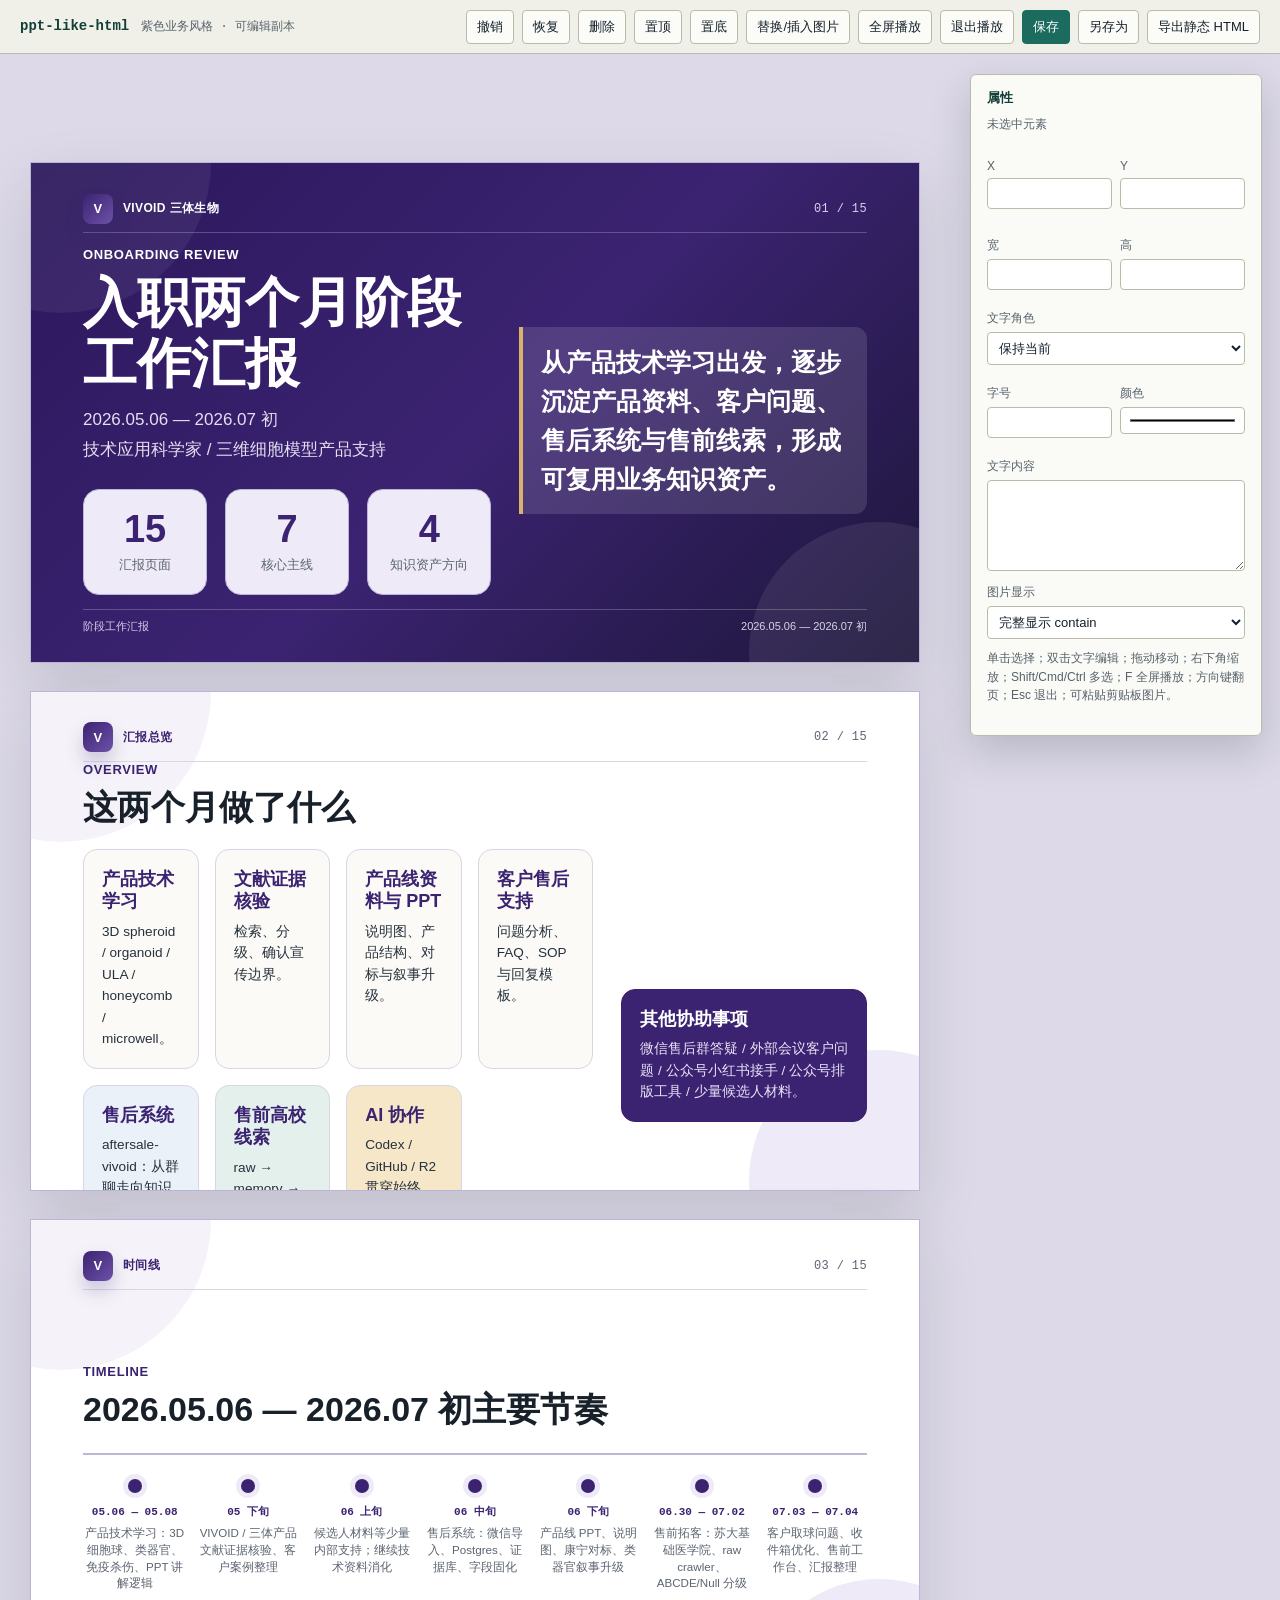
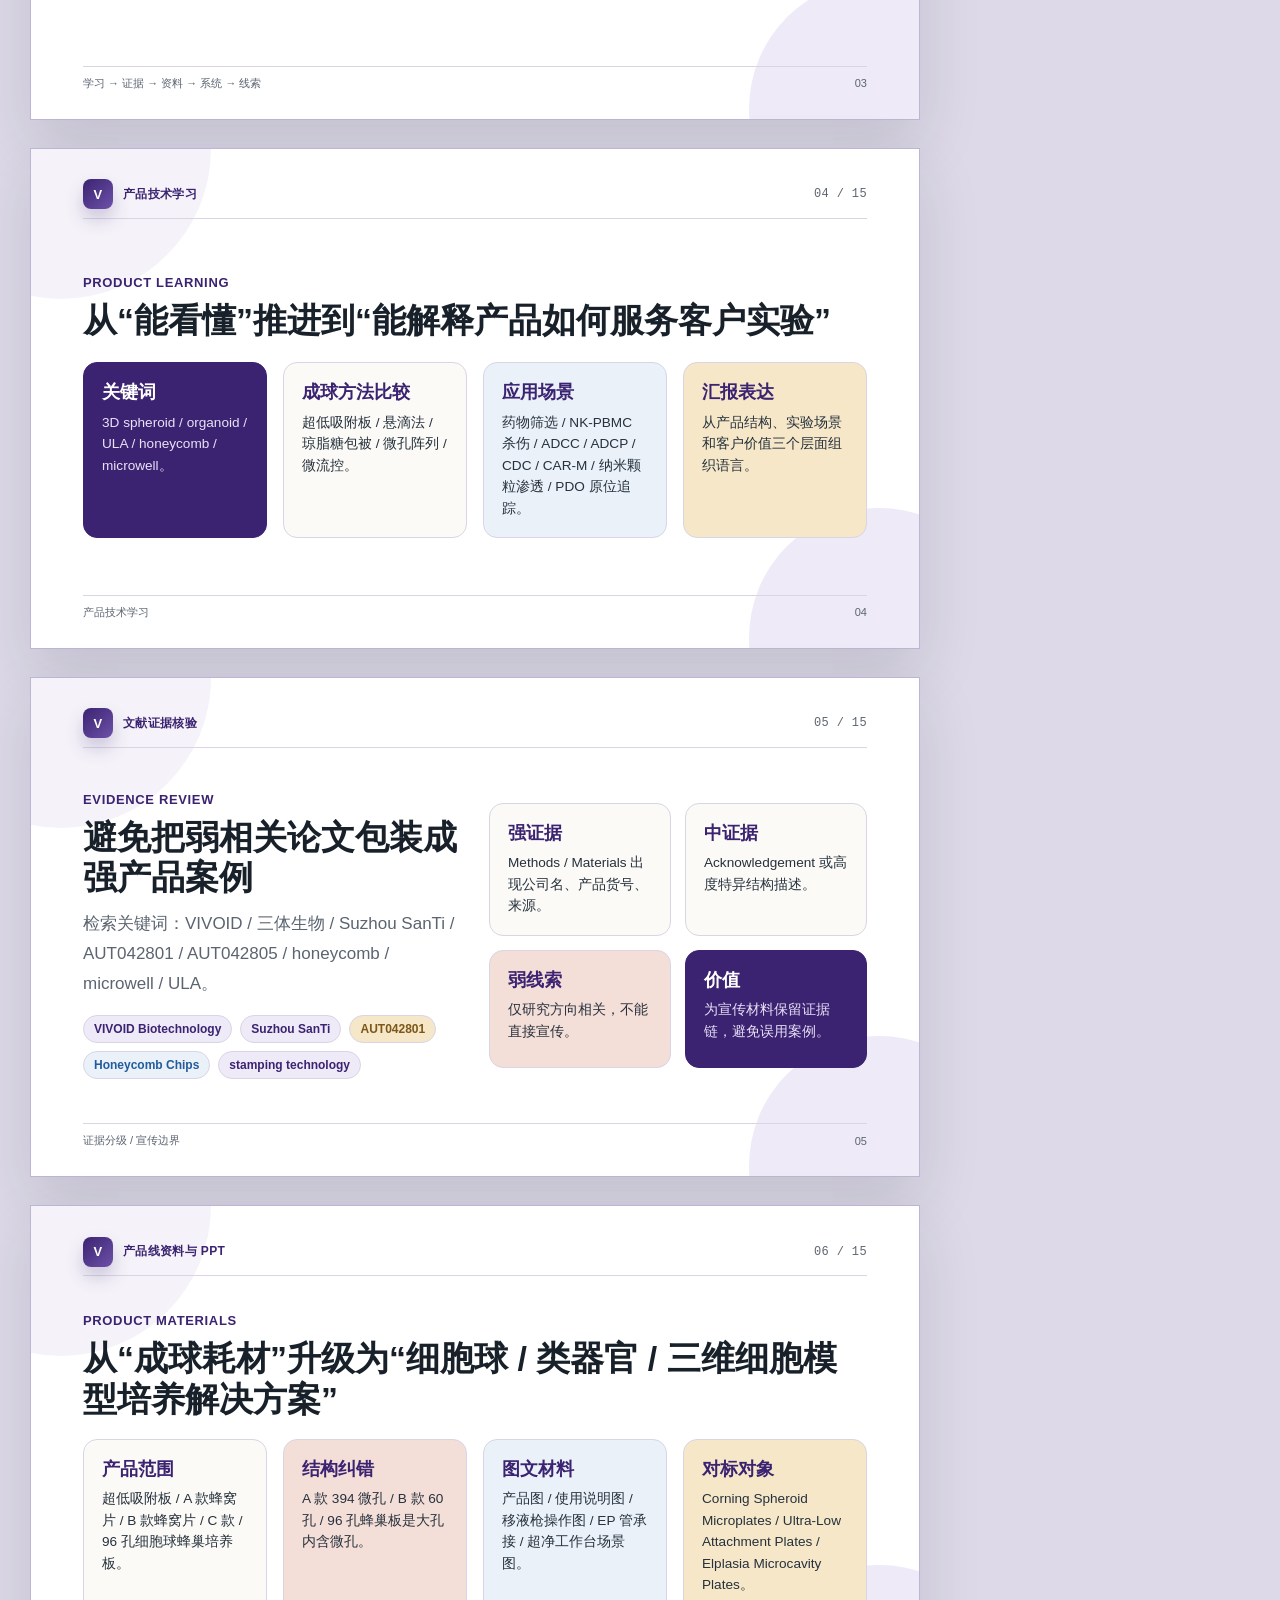
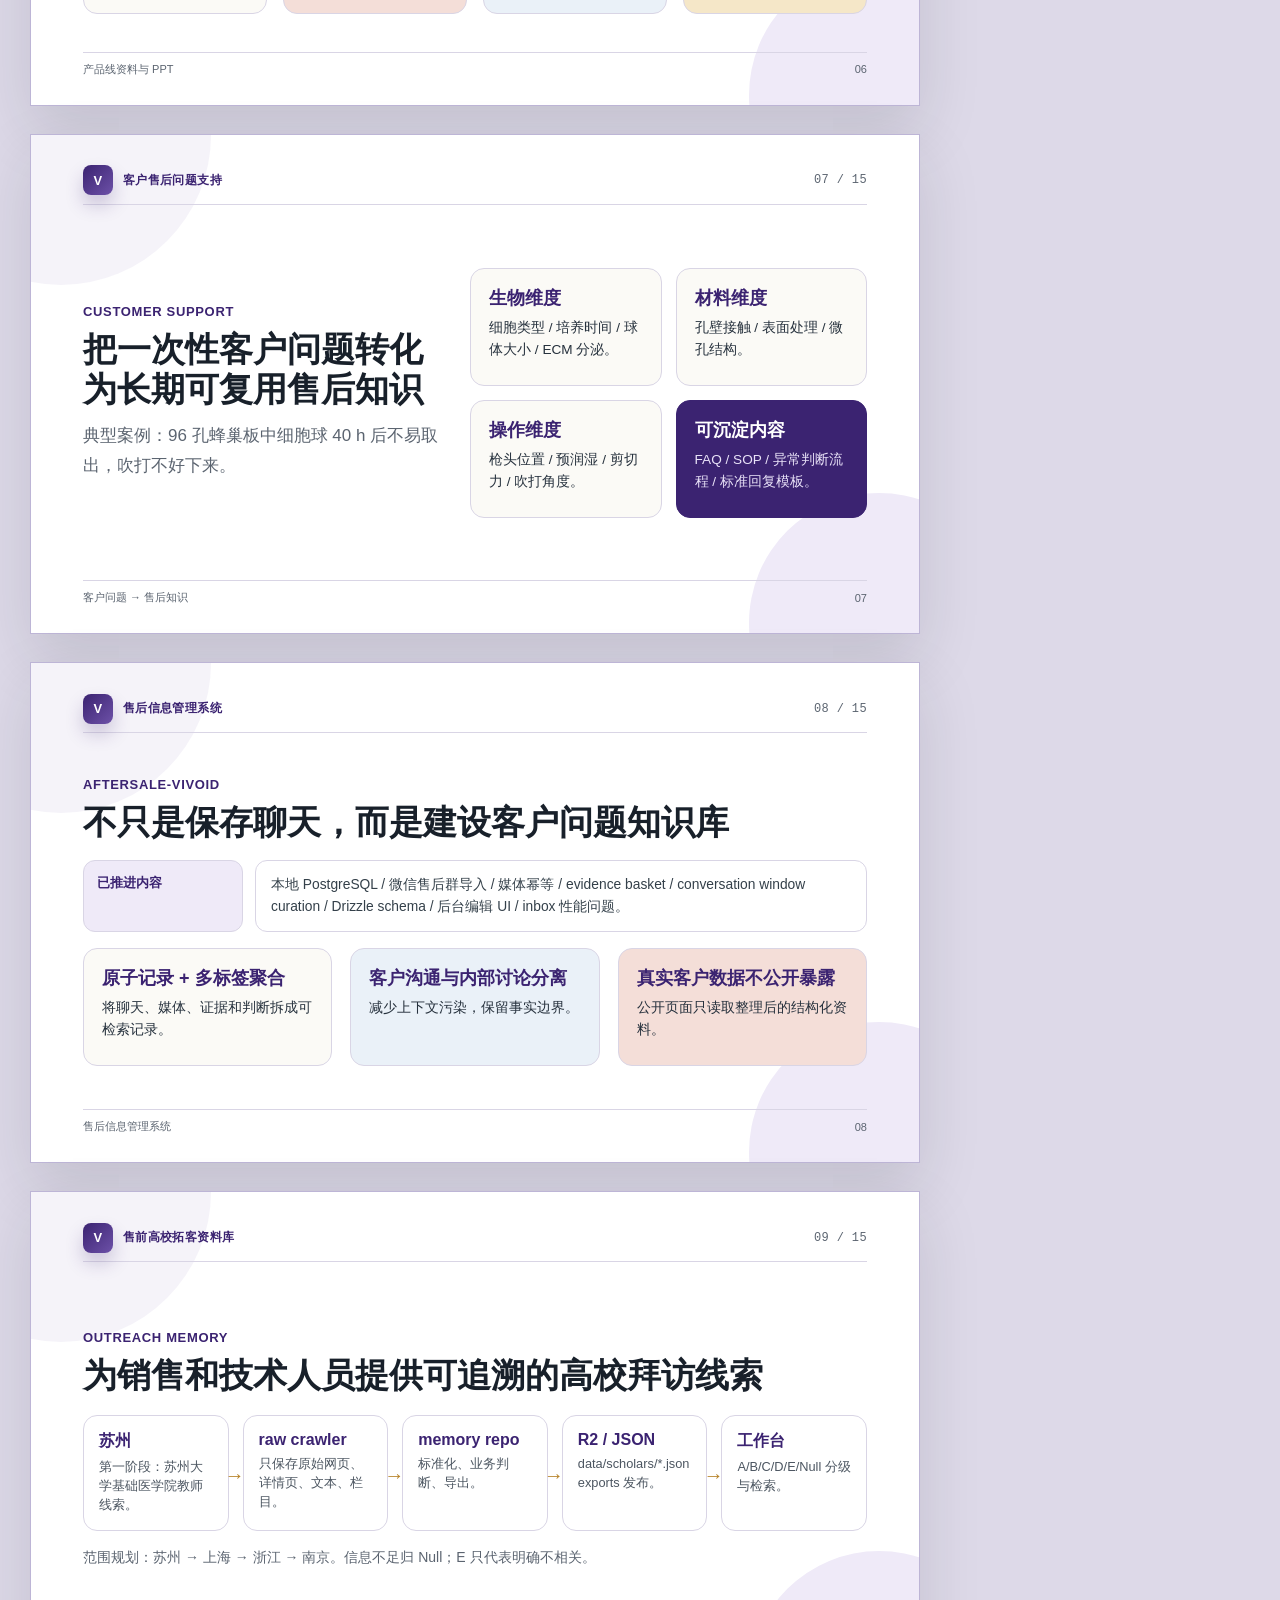
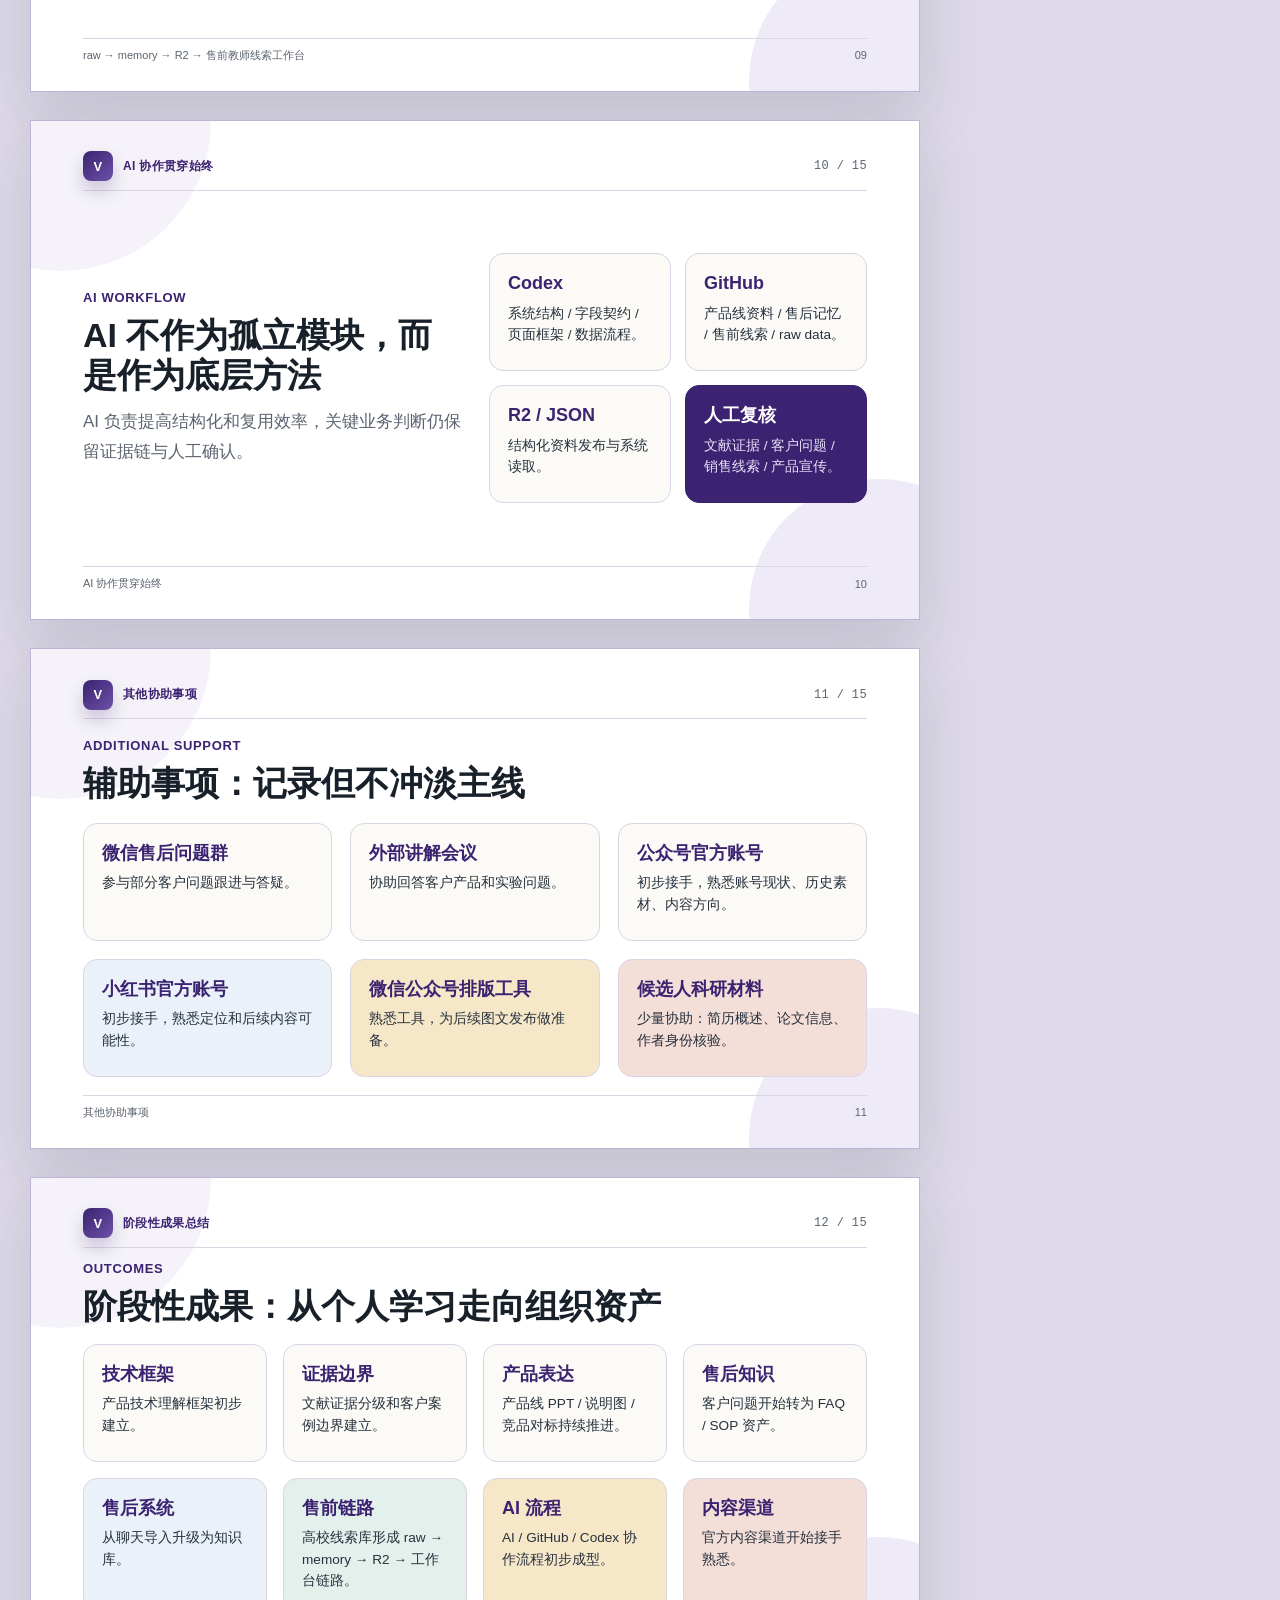
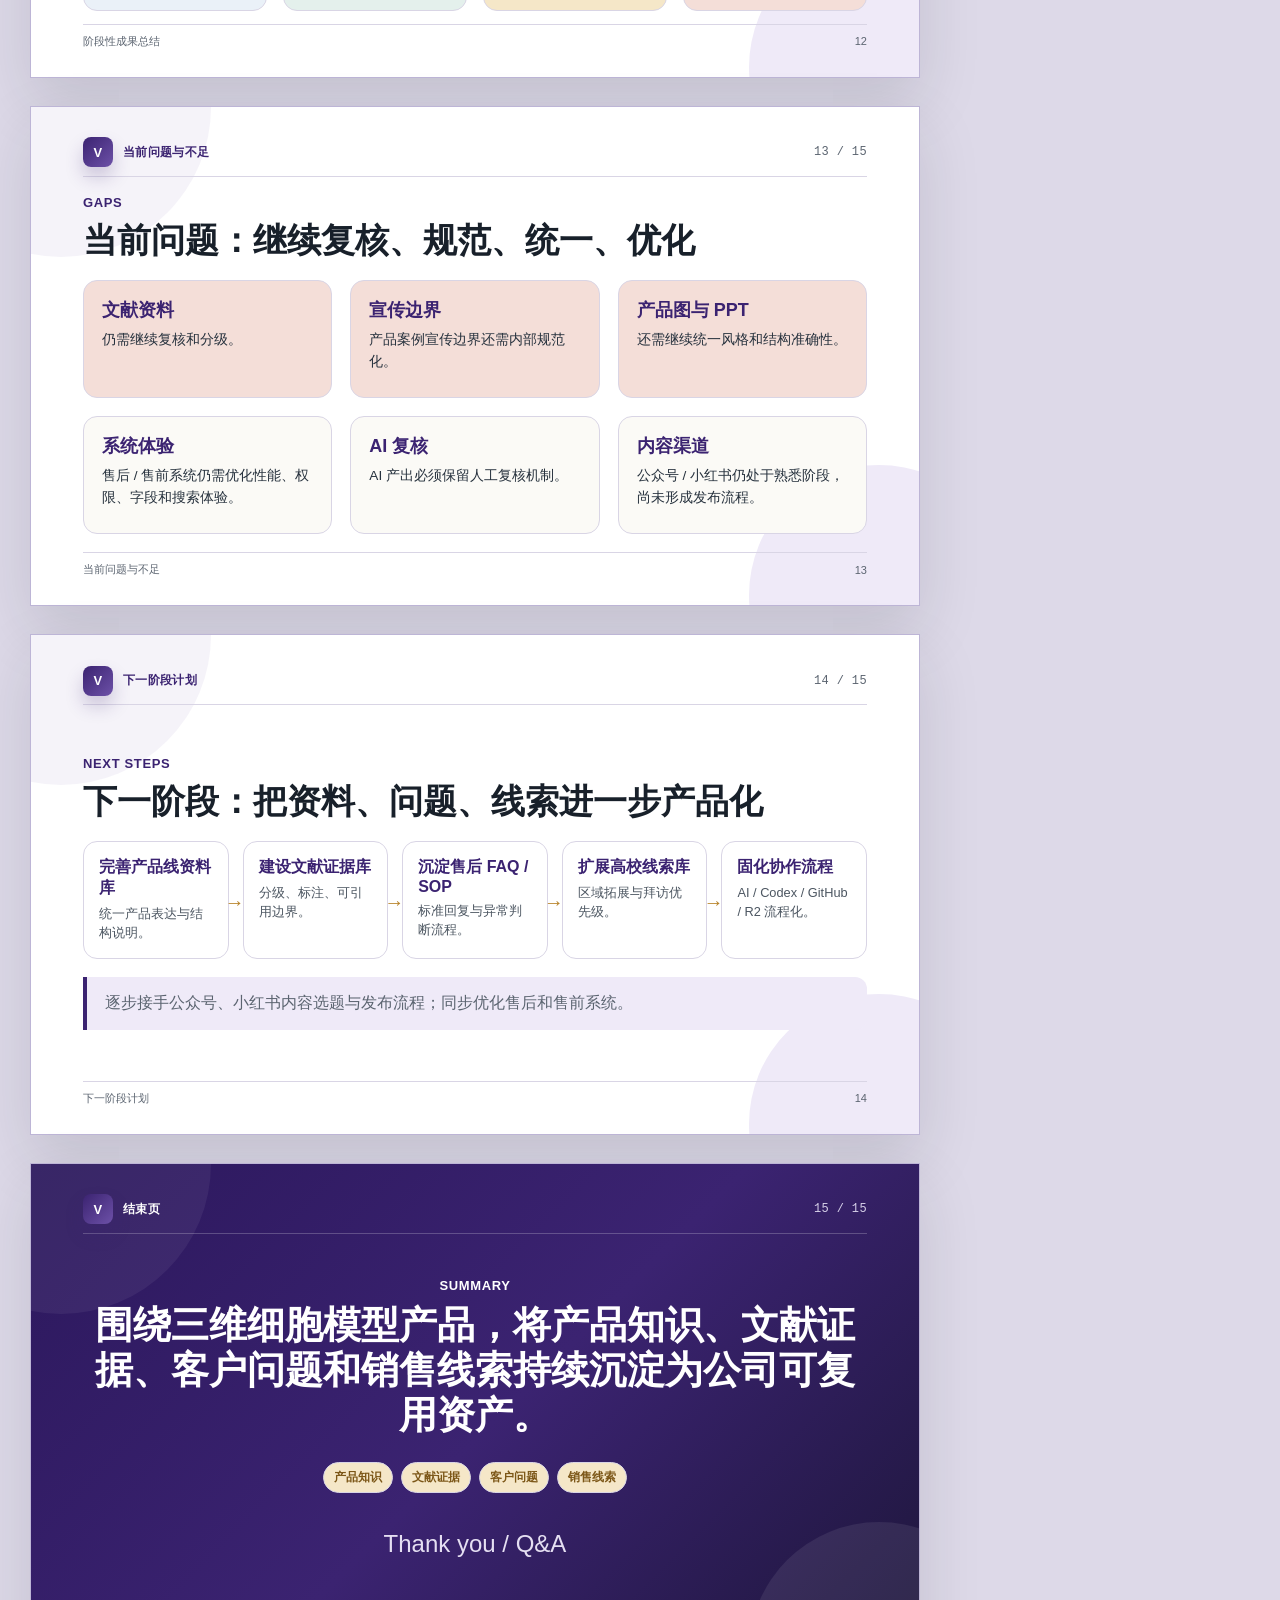
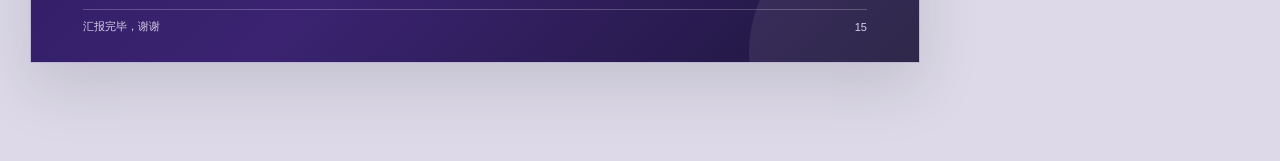
<file: 紫色业务风格/入职两个月阶段工作汇报_紫色可编辑.html>
<!doctype html>
<html lang="zh-CN">
<head>
<meta charset="utf-8" />
<meta name="viewport" content="width=device-width, initial-scale=1" />
<title>入职两个月阶段工作汇报 · 紫色业务风格可编辑</title>
<style>
:root{
  --paper:#F7F6F2;
  --panel:#FFFFFF;
  --panel-soft:#FBFAF6;
  --ink:#18202A;
  --muted:#5B6470;
  --line:#D9D5E5;
  --line-strong:#BDB5D6;
  --violet:#3B2371;
  --violet-2:#6D51A8;
  --violet-soft:#EFEAF8;
  --lav:#F6F2FB;
  --blue:#235C9C;
  --blue-soft:#EAF1F8;
  --teal:#1B6B5E;
  --teal-soft:#E4F0EC;
  --amber:#B8842A;
  --amber-soft:#F5E7C8;
  --red:#A94C3C;
  --red-soft:#F4DED8;
  --shadow:0 24px 58px rgba(24,32,42,.13);
  --font-body:"Microsoft YaHei","PingFang SC","Noto Sans SC",Arial,sans-serif;
  --font-display:"Microsoft YaHei","PingFang SC","Noto Sans SC",Arial,sans-serif;
  --font-mono:"SFMono-Regular","Cascadia Mono","Menlo","Consolas",monospace;
}
*{box-sizing:border-box}
body{margin:0;background:#ddd9e8;color:var(--ink);font-family:var(--font-body)}
.deck{padding:80px 0 70px}
.slide{width:min(1280px,92vw);aspect-ratio:16/9;margin:28px auto;background:var(--panel);border:1px solid var(--line-strong);box-shadow:var(--shadow);position:relative;overflow:hidden;padding:34px 52px 28px;display:flex;flex-direction:column}
.slide::before{content:"";position:absolute;inset:auto -90px -120px auto;width:260px;height:260px;border-radius:50%;background:var(--violet-soft);z-index:0}
.slide::after{content:"";position:absolute;left:-120px;top:-150px;width:300px;height:300px;border-radius:50%;background:rgba(109,81,168,.07);z-index:0}
.slide>*{position:relative;z-index:1}
.hdr{height:36px;display:flex;justify-content:space-between;align-items:center;border-bottom:1px solid var(--line);padding-bottom:12px;color:var(--muted);font-size:12px;letter-spacing:.03em}
.brand{display:flex;align-items:center;gap:10px;font-weight:700;color:var(--violet)}
.brand-mark{width:30px;height:30px;border-radius:8px;background:linear-gradient(135deg,var(--violet),var(--violet-2));display:inline-flex;align-items:center;justify-content:center;color:#fff;font-weight:900;font-size:13px;box-shadow:0 10px 18px rgba(59,35,113,.22)}
.page-no{font-family:var(--font-mono)}
.body{flex:1;display:flex;flex-direction:column;justify-content:center}
.eyebrow{font-size:13px;color:var(--violet);font-weight:800;letter-spacing:.05em;margin-bottom:10px;text-transform:uppercase}
h1,h2,h3,h4,p{margin:0}
h1{font-size:54px;line-height:1.12;font-weight:800;letter-spacing:0;color:var(--ink)}
h2{font-size:34px;line-height:1.18;font-weight:800;letter-spacing:0;color:var(--ink)}
h3{font-size:21px;line-height:1.25;font-weight:800;color:var(--ink)}
h4{font-size:17px;line-height:1.25;font-weight:800;color:var(--violet)}
p{font-size:15.5px;line-height:1.66;color:var(--muted)}
.lede{font-size:17px;line-height:1.75;color:var(--muted);max-width:760px;margin-top:12px}
.footer{display:flex;justify-content:space-between;align-items:center;color:var(--muted);font-size:11px;border-top:1px solid var(--line);padding-top:9px}
.grid2{display:grid;grid-template-columns:1fr 1fr;gap:28px;align-items:center}
.grid3{display:grid;grid-template-columns:repeat(3,1fr);gap:18px}
.grid4{display:grid;grid-template-columns:repeat(4,1fr);gap:16px}
.grid6{display:grid;grid-template-columns:repeat(6,1fr);gap:12px}
.card{background:var(--panel-soft);border:1px solid var(--line);border-radius:14px;padding:18px;min-height:118px}
.card h3,.card h4{font-size:18px;margin-bottom:8px}
.card p{font-size:13.6px;line-height:1.58;color:#26313D}
.card.compact{padding:15px;min-height:94px}
.card.deep{background:var(--violet);border-color:var(--violet);color:white}.card.deep h3,.card.deep h4{color:white}.card.deep p{color:#E9E2F8}
.card.blue{background:var(--blue-soft)}.card.teal{background:var(--teal-soft)}.card.amber{background:var(--amber-soft)}.card.red{background:var(--red-soft)}
.label{display:inline-flex;align-items:center;justify-content:center;min-width:28px;height:28px;border-radius:99px;background:var(--violet);color:white;font-weight:800;margin-right:8px}
.tagrow{display:flex;flex-wrap:wrap;gap:8px;margin-top:16px}
.tag{padding:6px 10px;background:var(--violet-soft);border:1px solid var(--line);border-radius:99px;font-size:12px;color:var(--violet);font-weight:700}
.tag.teal{background:var(--teal-soft);color:var(--teal)}.tag.amber{background:var(--amber-soft);color:#7C5718}.tag.blue{background:var(--blue-soft);color:var(--blue)}.tag.red{background:var(--red-soft);color:var(--red)}
.kpi{background:var(--violet-soft);border:1px solid var(--line-strong);border-radius:16px;padding:20px;text-align:center}
.kpi .num{font-size:38px;font-weight:900;color:var(--violet);line-height:1}
.kpi .txt{font-size:13px;color:var(--muted);margin-top:8px}
.note{border-left:4px solid var(--violet);background:var(--violet-soft);padding:16px 18px;border-radius:0 12px 12px 0;color:var(--muted)}
.quote{font-size:30px;line-height:1.35;font-weight:800;color:var(--violet);position:relative;padding-left:34px}
.quote::before{content:"“";position:absolute;left:0;top:-18px;font-size:70px;color:var(--line-strong)}
.flow{display:flex;align-items:stretch;gap:14px;margin-top:20px}
.step{flex:1;background:#fff;border:1px solid var(--line);border-radius:14px;padding:15px;position:relative}
.step:not(:last-child)::after{content:"→";position:absolute;right:-17px;top:42%;color:var(--amber);font-weight:900;font-size:20px}
.step b{display:block;color:var(--violet);margin-bottom:6px;font-size:16px}
.step p{font-size:12.8px;line-height:1.48;color:#4C5661}
.timeline{display:grid;grid-template-columns:repeat(7,1fr);gap:10px;margin-top:24px;border-top:2px solid var(--line-strong);padding-top:24px}
.tnode{text-align:center}.tnode::before{content:"";display:block;margin:0 auto 8px;width:14px;height:14px;border-radius:50%;background:var(--violet);box-shadow:0 0 0 5px var(--violet-soft)}
.tnode strong{font-family:var(--font-mono);font-size:11px;color:var(--violet)}
.tnode span{display:block;font-size:11.6px;color:var(--muted);line-height:1.45;margin-top:6px}
.matrix{display:grid;grid-template-columns:repeat(2,1fr);gap:14px}
.rail{display:grid;grid-template-columns:160px 1fr;gap:12px;margin-top:18px}
.rail-label{font-size:13px;font-weight:800;color:var(--violet);padding:13px;border:1px solid var(--line);border-radius:12px;background:var(--violet-soft)}
.rail-body{padding:13px 15px;border:1px solid var(--line);border-radius:12px;background:#fff;font-size:13.8px;line-height:1.58;color:#34404A}
.dark{background:linear-gradient(135deg,#2C185D 0%,#3B2371 52%,#1D163A 100%);color:white}
.dark::before{background:rgba(255,255,255,.08)}.dark::after{background:rgba(255,255,255,.06)}
.dark .hdr,.dark .footer{border-color:rgba(255,255,255,.22);color:#D8D2EA}.dark .brand{color:white}.dark h1,.dark h2,.dark h3,.dark .eyebrow{color:white}.dark p,.dark .lede{color:#E5DFF2}
.section-num{font-family:var(--font-mono);font-size:92px;line-height:1;color:rgba(59,35,113,.12);font-weight:900;position:absolute;right:60px;bottom:40px}
@media(max-width:900px){.grid2,.grid3,.grid4,.grid6,.flow,.timeline,.matrix,.rail{grid-template-columns:1fr;display:grid}h1{font-size:42px}h2{font-size:28px}.slide{height:auto;aspect-ratio:auto}}
@media print{body{background:white}.editor-chrome{display:none}.deck{padding:0}.slide{margin:0 auto;box-shadow:none;page-break-after:always}}
</style>
<link rel="stylesheet" href="../src/template-editor.css" />
</head>
<body>
<div id="editorChrome" class="editor-chrome">
  <div class="editor-bar">
    <div class="editor-brand"><strong>ppt-like-html</strong><span>紫色业务风格 · 可编辑副本</span></div>
    <div class="editor-actions">
      <button id="btnUndo">撤销</button><button id="btnRedo">恢复</button><button id="btnDelete">删除</button>
      <button id="btnBringFront">置顶</button><button id="btnSendBack">置底</button><button id="btnImage">替换/插入图片</button>
      <button id="btnPlay">全屏播放</button><button id="btnExitPlay">退出播放</button>
      <button id="btnSave" class="primary">保存</button><button id="btnSaveAs">另存为</button><button id="btnExport">导出静态 HTML</button>
    </div>
  </div>
  <aside id="inspector" class="editor-inspector">
    <h3>属性</h3><p id="selectionInfo">未选中元素</p>
    <div class="field-grid"><label>X<input id="propX" type="number"></label><label>Y<input id="propY" type="number"></label><label>宽<input id="propW" type="number"></label><label>高<input id="propH" type="number"></label></div>
    <label>文字角色<select id="propRole"><option value="keep">保持当前</option><option value="title">标题</option><option value="body">正文</option><option value="caption">图注</option><option value="tag">标签</option><option value="header">页眉</option></select></label>
    <div class="field-grid"><label>字号<input id="propFontSize" type="number"></label><label>颜色<input id="propColor" type="color"></label></div>
    <label>文字内容<textarea id="propText" rows="5"></textarea></label>
    <label>图片显示<select id="propFit"><option value="contain">完整显示 contain</option><option value="cover">裁剪填满 cover</option></select></label>
    <p class="hint">单击选择；双击文字编辑；拖动移动；右下角缩放；Shift/Cmd/Ctrl 多选；F 全屏播放；方向键翻页；Esc 退出；可粘贴剪贴板图片。</p>
  </aside>
</div>

<div id="templateMount" class="template-mount">
<main class="deck" id="deck">

<section class="slide dark" id="s01">
  <div class="hdr"><div class="brand"><span class="brand-mark">V</span>VIVOID 三体生物</div><div class="page-no">01 / 15</div></div>
  <div class="body">
    <div class="grid2" style="grid-template-columns:1.08fr .92fr">
      <div>
        <div class="eyebrow">ONBOARDING REVIEW</div>
        <h1>入职两个月阶段工作汇报</h1>
        <p class="lede">2026.05.06 — 2026.07 初<br>技术应用科学家 / 三维细胞模型产品支持</p>
        <div class="grid3" style="margin-top:24px">
          <div class="kpi"><div class="num">15</div><div class="txt">汇报页面</div></div>
          <div class="kpi"><div class="num">7</div><div class="txt">核心主线</div></div>
          <div class="kpi"><div class="num">4</div><div class="txt">知识资产方向</div></div>
        </div>
      </div>
      <div class="note" style="background:rgba(255,255,255,.12);border-left-color:#D7B36C">
        <p style="font-size:25px;line-height:1.55;color:white;font-weight:800">从产品技术学习出发，逐步沉淀产品资料、客户问题、售后系统与售前线索，形成可复用业务知识资产。</p>
      </div>
    </div>
  </div>
  <div class="footer"><span>阶段工作汇报</span><span>2026.05.06 — 2026.07 初</span></div>
</section>

<section class="slide" id="s02">
  <div class="hdr"><div class="brand"><span class="brand-mark">V</span>汇报总览</div><div class="page-no">02 / 15</div></div>
  <div class="body">
    <div class="eyebrow">OVERVIEW</div><h2>这两个月做了什么</h2>
    <div class="grid2" style="grid-template-columns:1.35fr .65fr;margin-top:22px">
      <div class="grid4">
        <div class="card"><h4>产品技术学习</h4><p>3D spheroid / organoid / ULA / honeycomb / microwell。</p></div>
        <div class="card"><h4>文献证据核验</h4><p>检索、分级、确认宣传边界。</p></div>
        <div class="card"><h4>产品线资料与 PPT</h4><p>说明图、产品结构、对标与叙事升级。</p></div>
        <div class="card"><h4>客户售后支持</h4><p>问题分析、FAQ、SOP 与回复模板。</p></div>
        <div class="card blue"><h4>售后系统</h4><p>aftersale-vivoid：从群聊走向知识库。</p></div>
        <div class="card teal"><h4>售前高校线索</h4><p>raw → memory → R2 → 工作台。</p></div>
        <div class="card amber"><h4>AI 协作</h4><p>Codex / GitHub / R2 贯穿始终。</p></div>
      </div>
      <div class="card deep"><h4>其他协助事项</h4><p>微信售后群答疑 / 外部会议客户问题 / 公众号小红书接手 / 公众号排版工具 / 少量候选人材料。</p></div>
    </div>
  </div>
  <div class="footer"><span>主线工作 + 协助事项</span><span>02</span></div>
</section>

<section class="slide" id="s03">
  <div class="hdr"><div class="brand"><span class="brand-mark">V</span>时间线</div><div class="page-no">03 / 15</div></div>
  <div class="body">
    <div class="eyebrow">TIMELINE</div><h2>2026.05.06 — 2026.07 初主要节奏</h2>
    <div class="timeline">
      <div class="tnode"><strong>05.06 — 05.08</strong><span>产品技术学习：3D 细胞球、类器官、免疫杀伤、PPT 讲解逻辑</span></div>
      <div class="tnode"><strong>05 下旬</strong><span>VIVOID / 三体产品文献证据核验、客户案例整理</span></div>
      <div class="tnode"><strong>06 上旬</strong><span>候选人材料等少量内部支持；继续技术资料消化</span></div>
      <div class="tnode"><strong>06 中旬</strong><span>售后系统：微信导入、Postgres、证据库、字段固化</span></div>
      <div class="tnode"><strong>06 下旬</strong><span>产品线 PPT、说明图、康宁对标、类器官叙事升级</span></div>
      <div class="tnode"><strong>06.30 — 07.02</strong><span>售前拓客：苏大基础医学院、raw crawler、ABCDE/Null 分级</span></div>
      <div class="tnode"><strong>07.03 — 07.04</strong><span>客户取球问题、收件箱优化、售前工作台、汇报整理</span></div>
    </div>
  </div>
  <div class="footer"><span>学习 → 证据 → 资料 → 系统 → 线索</span><span>03</span></div>
</section>

<section class="slide" id="s04">
  <div class="hdr"><div class="brand"><span class="brand-mark">V</span>产品技术学习</div><div class="page-no">04 / 15</div></div>
  <div class="body">
    <div class="eyebrow">PRODUCT LEARNING</div><h2>从“能看懂”推进到“能解释产品如何服务客户实验”</h2>
    <div class="grid4" style="margin-top:22px">
      <div class="card deep"><h4>关键词</h4><p>3D spheroid / organoid / ULA / honeycomb / microwell。</p></div>
      <div class="card"><h4>成球方法比较</h4><p>超低吸附板 / 悬滴法 / 琼脂糖包被 / 微孔阵列 / 微流控。</p></div>
      <div class="card blue"><h4>应用场景</h4><p>药物筛选 / NK-PBMC 杀伤 / ADCC / ADCP / CDC / CAR-M / 纳米颗粒渗透 / PDO 原位追踪。</p></div>
      <div class="card amber"><h4>汇报表达</h4><p>从产品结构、实验场景和客户价值三个层面组织语言。</p></div>
    </div>
  </div>
  <div class="footer"><span>产品技术学习</span><span>04</span></div>
</section>

<section class="slide" id="s05">
  <div class="hdr"><div class="brand"><span class="brand-mark">V</span>文献证据核验</div><div class="page-no">05 / 15</div></div>
  <div class="body">
    <div class="grid2" style="grid-template-columns:1fr 1fr">
      <div>
        <div class="eyebrow">EVIDENCE REVIEW</div><h2>避免把弱相关论文包装成强产品案例</h2>
        <p class="lede">检索关键词：VIVOID / 三体生物 / Suzhou SanTi / AUT042801 / AUT042805 / honeycomb / microwell / ULA。</p>
        <div class="tagrow"><span class="tag">VIVOID Biotechnology</span><span class="tag">Suzhou SanTi</span><span class="tag amber">AUT042801</span><span class="tag blue">Honeycomb Chips</span><span class="tag">stamping technology</span></div>
      </div>
      <div class="matrix">
        <div class="card"><h4>强证据</h4><p>Methods / Materials 出现公司名、产品货号、来源。</p></div>
        <div class="card"><h4>中证据</h4><p>Acknowledgement 或高度特异结构描述。</p></div>
        <div class="card red"><h4>弱线索</h4><p>仅研究方向相关，不能直接宣传。</p></div>
        <div class="card deep"><h4>价值</h4><p>为宣传材料保留证据链，避免误用案例。</p></div>
      </div>
    </div>
  </div>
  <div class="footer"><span>证据分级 / 宣传边界</span><span>05</span></div>
</section>

<section class="slide" id="s06">
  <div class="hdr"><div class="brand"><span class="brand-mark">V</span>产品线资料与 PPT</div><div class="page-no">06 / 15</div></div>
  <div class="body">
    <div class="eyebrow">PRODUCT MATERIALS</div><h2>从“成球耗材”升级为“细胞球 / 类器官 / 三维细胞模型培养解决方案”</h2>
    <div class="grid4" style="margin-top:20px">
      <div class="card"><h4>产品范围</h4><p>超低吸附板 / A 款蜂窝片 / B 款蜂窝片 / C 款 / 96 孔细胞球蜂巢培养板。</p></div>
      <div class="card red"><h4>结构纠错</h4><p>A 款 394 微孔 / B 款 60 孔 / 96 孔蜂巢板是大孔内含微孔。</p></div>
      <div class="card blue"><h4>图文材料</h4><p>产品图 / 使用说明图 / 移液枪操作图 / EP 管承接 / 超净工作台场景图。</p></div>
      <div class="card amber"><h4>对标对象</h4><p>Corning Spheroid Microplates / Ultra-Low Attachment Plates / Elplasia Microcavity Plates。</p></div>
    </div>
  </div>
  <div class="footer"><span>产品线资料与 PPT</span><span>06</span></div>
</section>

<section class="slide" id="s07">
  <div class="hdr"><div class="brand"><span class="brand-mark">V</span>客户售后问题支持</div><div class="page-no">07 / 15</div></div>
  <div class="body">
    <div class="grid2" style="grid-template-columns:.95fr 1.05fr">
      <div><div class="eyebrow">CUSTOMER SUPPORT</div><h2>把一次性客户问题转化为长期可复用售后知识</h2><p class="lede">典型案例：96 孔蜂巢板中细胞球 40 h 后不易取出，吹打不好下来。</p></div>
      <div class="matrix">
        <div class="card"><h4>生物维度</h4><p>细胞类型 / 培养时间 / 球体大小 / ECM 分泌。</p></div>
        <div class="card"><h4>材料维度</h4><p>孔壁接触 / 表面处理 / 微孔结构。</p></div>
        <div class="card"><h4>操作维度</h4><p>枪头位置 / 预润湿 / 剪切力 / 吹打角度。</p></div>
        <div class="card deep"><h4>可沉淀内容</h4><p>FAQ / SOP / 异常判断流程 / 标准回复模板。</p></div>
      </div>
    </div>
  </div>
  <div class="footer"><span>客户问题 → 售后知识</span><span>07</span></div>
</section>

<section class="slide" id="s08">
  <div class="hdr"><div class="brand"><span class="brand-mark">V</span>售后信息管理系统</div><div class="page-no">08 / 15</div></div>
  <div class="body">
    <div class="eyebrow">AFTERSALE-VIVOID</div><h2>不只是保存聊天，而是建设客户问题知识库</h2>
    <div class="rail"><div class="rail-label">已推进内容</div><div class="rail-body">本地 PostgreSQL / 微信售后群导入 / 媒体幂等 / evidence basket / conversation window curation / Drizzle schema / 后台编辑 UI / inbox 性能问题。</div></div>
    <div class="grid3" style="margin-top:16px">
      <div class="card"><h4>原子记录 + 多标签聚合</h4><p>将聊天、媒体、证据和判断拆成可检索记录。</p></div>
      <div class="card blue"><h4>客户沟通与内部讨论分离</h4><p>减少上下文污染，保留事实边界。</p></div>
      <div class="card red"><h4>真实客户数据不公开暴露</h4><p>公开页面只读取整理后的结构化资料。</p></div>
    </div>
  </div>
  <div class="footer"><span>售后信息管理系统</span><span>08</span></div>
</section>

<section class="slide" id="s09">
  <div class="hdr"><div class="brand"><span class="brand-mark">V</span>售前高校拓客资料库</div><div class="page-no">09 / 15</div></div>
  <div class="body">
    <div class="eyebrow">OUTREACH MEMORY</div><h2>为销售和技术人员提供可追溯的高校拜访线索</h2>
    <div class="flow">
      <div class="step"><b>苏州</b><p>第一阶段：苏州大学基础医学院教师线索。</p></div>
      <div class="step"><b>raw crawler</b><p>只保存原始网页、详情页、文本、栏目。</p></div>
      <div class="step"><b>memory repo</b><p>标准化、业务判断、导出。</p></div>
      <div class="step"><b>R2 / JSON</b><p>data/scholars/*.json exports 发布。</p></div>
      <div class="step"><b>工作台</b><p>A/B/C/D/E/Null 分级与检索。</p></div>
    </div>
    <p class="lede" style="font-size:14px;margin-top:14px">范围规划：苏州 → 上海 → 浙江 → 南京。信息不足归 Null；E 只代表明确不相关。</p>
  </div>
  <div class="footer"><span>raw → memory → R2 → 售前教师线索工作台</span><span>09</span></div>
</section>

<section class="slide" id="s10">
  <div class="hdr"><div class="brand"><span class="brand-mark">V</span>AI 协作贯穿始终</div><div class="page-no">10 / 15</div></div>
  <div class="body">
    <div class="grid2">
      <div><div class="eyebrow">AI WORKFLOW</div><h2>AI 不作为孤立模块，而是作为底层方法</h2><p class="lede">AI 负责提高结构化和复用效率，关键业务判断仍保留证据链与人工确认。</p></div>
      <div class="matrix">
        <div class="card"><h4>Codex</h4><p>系统结构 / 字段契约 / 页面框架 / 数据流程。</p></div>
        <div class="card"><h4>GitHub</h4><p>产品线资料 / 售后记忆 / 售前线索 / raw data。</p></div>
        <div class="card"><h4>R2 / JSON</h4><p>结构化资料发布与系统读取。</p></div>
        <div class="card deep"><h4>人工复核</h4><p>文献证据 / 客户问题 / 销售线索 / 产品宣传。</p></div>
      </div>
    </div>
  </div>
  <div class="footer"><span>AI 协作贯穿始终</span><span>10</span></div>
</section>

<section class="slide" id="s11">
  <div class="hdr"><div class="brand"><span class="brand-mark">V</span>其他协助事项</div><div class="page-no">11 / 15</div></div>
  <div class="body">
    <div class="eyebrow">ADDITIONAL SUPPORT</div><h2>辅助事项：记录但不冲淡主线</h2>
    <div class="grid3" style="margin-top:20px">
      <div class="card"><h4>微信售后问题群</h4><p>参与部分客户问题跟进与答疑。</p></div>
      <div class="card"><h4>外部讲解会议</h4><p>协助回答客户产品和实验问题。</p></div>
      <div class="card"><h4>公众号官方账号</h4><p>初步接手，熟悉账号现状、历史素材、内容方向。</p></div>
      <div class="card blue"><h4>小红书官方账号</h4><p>初步接手，熟悉定位和后续内容可能性。</p></div>
      <div class="card amber"><h4>微信公众号排版工具</h4><p>熟悉工具，为后续图文发布做准备。</p></div>
      <div class="card red"><h4>候选人科研材料</h4><p>少量协助：简历概述、论文信息、作者身份核验。</p></div>
    </div>
  </div>
  <div class="footer"><span>其他协助事项</span><span>11</span></div>
</section>

<section class="slide" id="s12">
  <div class="hdr"><div class="brand"><span class="brand-mark">V</span>阶段性成果总结</div><div class="page-no">12 / 15</div></div>
  <div class="body">
    <div class="eyebrow">OUTCOMES</div><h2>阶段性成果：从个人学习走向组织资产</h2>
    <div class="grid4" style="margin-top:18px">
      <div class="card"><h4>技术框架</h4><p>产品技术理解框架初步建立。</p></div>
      <div class="card"><h4>证据边界</h4><p>文献证据分级和客户案例边界建立。</p></div>
      <div class="card"><h4>产品表达</h4><p>产品线 PPT / 说明图 / 竞品对标持续推进。</p></div>
      <div class="card"><h4>售后知识</h4><p>客户问题开始转为 FAQ / SOP 资产。</p></div>
      <div class="card blue"><h4>售后系统</h4><p>从聊天导入升级为知识库。</p></div>
      <div class="card teal"><h4>售前链路</h4><p>高校线索库形成 raw → memory → R2 → 工作台链路。</p></div>
      <div class="card amber"><h4>AI 流程</h4><p>AI / GitHub / Codex 协作流程初步成型。</p></div>
      <div class="card red"><h4>内容渠道</h4><p>官方内容渠道开始接手熟悉。</p></div>
    </div>
  </div>
  <div class="footer"><span>阶段性成果总结</span><span>12</span></div>
</section>

<section class="slide" id="s13">
  <div class="hdr"><div class="brand"><span class="brand-mark">V</span>当前问题与不足</div><div class="page-no">13 / 15</div></div>
  <div class="body">
    <div class="eyebrow">GAPS</div><h2>当前问题：继续复核、规范、统一、优化</h2>
    <div class="grid3" style="margin-top:20px">
      <div class="card red"><h4>文献资料</h4><p>仍需继续复核和分级。</p></div>
      <div class="card red"><h4>宣传边界</h4><p>产品案例宣传边界还需内部规范化。</p></div>
      <div class="card red"><h4>产品图与 PPT</h4><p>还需继续统一风格和结构准确性。</p></div>
      <div class="card"><h4>系统体验</h4><p>售后 / 售前系统仍需优化性能、权限、字段和搜索体验。</p></div>
      <div class="card"><h4>AI 复核</h4><p>AI 产出必须保留人工复核机制。</p></div>
      <div class="card"><h4>内容渠道</h4><p>公众号 / 小红书仍处于熟悉阶段，尚未形成发布流程。</p></div>
    </div>
  </div>
  <div class="footer"><span>当前问题与不足</span><span>13</span></div>
</section>

<section class="slide" id="s14">
  <div class="hdr"><div class="brand"><span class="brand-mark">V</span>下一阶段计划</div><div class="page-no">14 / 15</div></div>
  <div class="body">
    <div class="eyebrow">NEXT STEPS</div><h2>下一阶段：把资料、问题、线索进一步产品化</h2>
    <div class="flow">
      <div class="step"><b>完善产品线资料库</b><p>统一产品表达与结构说明。</p></div>
      <div class="step"><b>建设文献证据库</b><p>分级、标注、可引用边界。</p></div>
      <div class="step"><b>沉淀售后 FAQ / SOP</b><p>标准回复与异常判断流程。</p></div>
      <div class="step"><b>扩展高校线索库</b><p>区域拓展与拜访优先级。</p></div>
      <div class="step"><b>固化协作流程</b><p>AI / Codex / GitHub / R2 流程化。</p></div>
    </div>
    <div class="note" style="margin-top:18px">逐步接手公众号、小红书内容选题与发布流程；同步优化售后和售前系统。</div>
  </div>
  <div class="footer"><span>下一阶段计划</span><span>14</span></div>
</section>

<section class="slide dark" id="s15">
  <div class="hdr"><div class="brand"><span class="brand-mark">V</span>结束页</div><div class="page-no">15 / 15</div></div>
  <div class="body" style="align-items:center;text-align:center">
    <div class="eyebrow">SUMMARY</div>
    <h2 style="font-size:38px;max-width:940px">围绕三维细胞模型产品，将产品知识、文献证据、客户问题和销售线索持续沉淀为公司可复用资产。</h2>
    <div class="tagrow" style="justify-content:center;margin-top:24px"><span class="tag amber">产品知识</span><span class="tag amber">文献证据</span><span class="tag amber">客户问题</span><span class="tag amber">销售线索</span></div>
    <p class="lede" style="font-size:24px;margin-top:30px">Thank you / Q&amp;A</p>
  </div>
  <div class="footer"><span>汇报完毕，谢谢</span><span>15</span></div>
</section>

</main>
</div>
<input id="imageInput" type="file" accept="image/*" hidden />
<div id="selectionBox" class="editor-selection hidden"><span class="resize-handle"></span></div>
<div id="toast" class="editor-toast hidden"></div>
<script src="../src/template-editor.js"></script>
</body>
</html>
</file>
<file: src/template-editor.css>
:root{
  --editor-bg:#F1F1EA;
  --editor-panel:#FBFBF7;
  --editor-line:#B9BBA9;
  --editor-ink:#15202B;
  --editor-muted:#57626B;
  --editor-teal:#1B6B5E;
  --editor-amber:#B8842A;
  --editor-font:"IBM Plex Sans","Noto Sans SC","PingFang SC",sans-serif;
  --editor-mono:"IBM Plex Mono","Noto Sans SC",monospace;
}
*{box-sizing:border-box}
.editor-chrome{font-family:var(--editor-font);color:var(--editor-ink)}
.editor-bar{position:fixed;top:0;left:0;right:0;min-height:54px;z-index:99998;display:flex;align-items:center;justify-content:space-between;gap:14px;padding:8px 20px;background:rgba(241,241,234,.96);border-bottom:1px solid var(--editor-line);backdrop-filter:blur(8px)}
.editor-brand{display:flex;align-items:baseline;gap:12px;white-space:nowrap}
.editor-brand strong{font-family:var(--editor-mono);font-size:14px;color:#123F38}
.editor-brand span{font-family:var(--editor-mono);font-size:12px;color:var(--editor-muted)}
.editor-actions{display:flex;gap:8px;align-items:center;justify-content:flex-end;flex-wrap:wrap}
.editor-actions button,.editor-inspector button{border:1px solid var(--editor-line);background:var(--editor-panel);border-radius:4px;padding:7px 10px;color:var(--editor-ink);font-size:13px;cursor:pointer}
.editor-actions button:hover{border-color:var(--editor-teal);color:#123F38}
.editor-actions .primary{background:var(--editor-teal);border-color:var(--editor-teal);color:white}
.editor-inspector{position:fixed;right:18px;top:74px;width:292px;max-height:calc(100vh - 96px);overflow:auto;z-index:99997;background:rgba(251,251,247,.97);border:1px solid var(--editor-line);box-shadow:0 16px 40px rgba(16,27,41,.18);border-radius:6px;padding:16px}
.editor-inspector h3{margin:0 0 8px;font-family:var(--editor-mono);font-size:13px;color:#123F38}
.editor-inspector p{margin:0 0 14px;color:var(--editor-muted);font-size:12px}
.editor-inspector label{display:block;margin:10px 0;color:var(--editor-muted);font-size:12px}
.editor-inspector input,.editor-inspector select,.editor-inspector textarea{width:100%;margin-top:5px;border:1px solid var(--editor-line);border-radius:4px;padding:7px;background:white;font:13px var(--editor-font);color:var(--editor-ink)}
.editor-inspector textarea{resize:vertical}
.field-grid{display:grid;grid-template-columns:1fr 1fr;gap:8px}
.hint{line-height:1.55}
.template-mount{padding-top:54px}
.template-mount .loading{margin:100px auto;width:520px;text-align:center;color:var(--editor-muted);font-family:var(--editor-mono)}
.editor-ready .deck{padding-right:330px}
.editor-ready .slide{width:min(1280px,calc(100vw - 390px))}
.editable-hover{outline:1px dashed rgba(184,132,42,.45);outline-offset:2px}
.editable-selected{outline:2px solid var(--editor-teal)!important;outline-offset:2px}
.editor-selection{position:absolute;z-index:99996;border:1.5px dashed var(--editor-teal);pointer-events:none}
.editor-selection .resize-handle{position:absolute;right:-7px;bottom:-7px;width:12px;height:12px;border:2px solid var(--editor-teal);background:white;pointer-events:auto;cursor:nwse-resize}
.hidden{display:none!important}
.editor-toast{position:fixed;left:50%;bottom:24px;transform:translateX(-50%);z-index:99999;background:#123F38;color:white;border-radius:4px;padding:9px 14px;font:13px var(--editor-font);box-shadow:0 10px 26px rgba(0,0,0,.18)}
.editor-ghost{visibility:hidden!important;pointer-events:none!important}
.editable-absolute{position:absolute!important;margin:0!important;box-sizing:border-box}
.editable-image-placeholder{display:flex!important;align-items:center!important;justify-content:center!important;cursor:pointer}
.editable-image-placeholder::after{content:"双击插入图片";font-family:var(--editor-mono);font-size:12px;color:var(--editor-muted)}
body.editor-ready{overflow-x:hidden}
body.presentation-mode{background:#05070a;overflow:hidden}
body.presentation-mode .editor-chrome,body.presentation-mode .editor-selection,body.presentation-mode .editor-toast{display:none!important}
body.presentation-mode .template-mount{padding:0}
body.presentation-mode .deck{padding:0!important;width:100vw;height:100vh;display:flex;align-items:center;justify-content:center;background:#05070a}
body.presentation-mode .slide{display:none!important;width:100vw!important;height:100vh!important;max-width:none!important;margin:0!important;box-shadow:none!important;border:0!important;border-radius:0!important}
body.presentation-mode .slide.is-presenting{display:flex!important}
@media(max-width:1100px){
  .editor-inspector{width:250px;right:10px}
  .editor-ready .deck{padding-right:270px}
  .editor-brand span{display:none}
}
</file>
